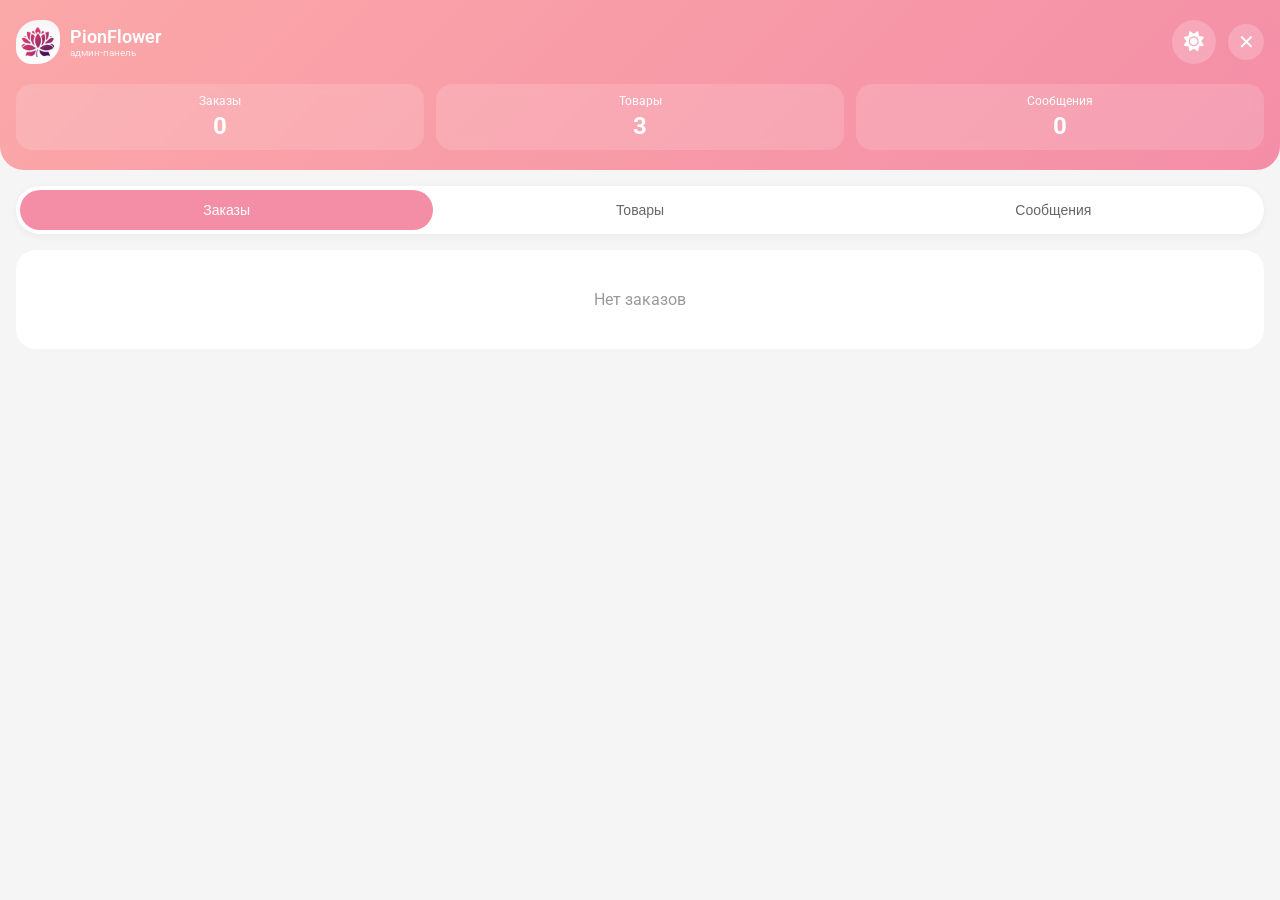
<file: admin.html>
<!DOCTYPE html>
<html lang="ru">

<head>
    <meta charset="UTF-8">
    <meta name="viewport"
        content="width=device-width, initial-scale=1.0, maximum-scale=1.0, user-scalable=no, viewport-fit=cover">
    <title>PionFlower — Админ-панель</title>
    <link rel="preconnect" href="https://fonts.googleapis.com">
    <link rel="preconnect" href="https://fonts.gstatic.com" crossorigin>
    <link rel="stylesheet" href="https://cdnjs.cloudflare.com/ajax/libs/font-awesome/6.4.0/css/all.min.css">
    <link href="https://fonts.googleapis.com/css2?family=Roboto:wght@300;400;500;700&display=swap" rel="stylesheet">
    <link rel="stylesheet" href="css/admin.css">
</head>

<body>
    <div class="admin-container">
        <!-- Шапка админки -->
        <header class="admin-header">
            <div class="admin-header-top">
                <div class="admin-logo">
                    <div class="logo-icon">
                        <img src="./media/img/logo.png" alt="PionFlower" onerror="this.style.display='none'">
                    </div>
                    <div class="logo-text">
                        PionFlower
                        <span>админ-панель</span>
                    </div>
                </div>

                <div class="admin-actions">
                    <div class="theme-toggle" id="themeToggle">
                        <i class="fas fa-sun"></i>
                        <i class="fas fa-moon"></i>
                    </div>
                    <button class="admin-close-btn" id="closeAdminBtn">✕</button>
                </div>
            </div>
            <div class="admin-stats">
                <div class="stat-card">
                    Заказы
                    <span id="statOrders">0</span>
                </div>
                <div class="stat-card">
                    Товары
                    <span id="statProducts">0</span>
                </div>
                <div class="stat-card">
                    Сообщения
                    <span id="statMessages">0</span>
                </div>
            </div>
        </header>

        <!-- Табы -->
        <div class="admin-tabs">
            <button class="admin-tab active" data-tab="orders">Заказы</button>
            <button class="admin-tab" data-tab="products">Товары</button>
            <button class="admin-tab" data-tab="messages">Сообщения</button>
        </div>

        <!-- Заказы -->
        <div class="admin-tab-content active" id="ordersTab">
            <div id="ordersList" class="admin-list"></div>
        </div>

        <!-- Товары -->
        <div class="admin-tab-content" id="productsTab">
            <button class="admin-add-btn" id="addProductBtn">Добавить товар</button>
            <div id="productsList" class="admin-list"></div>
        </div>

        <!-- Сообщения -->
        <div class="admin-tab-content" id="messagesTab">
            <div id="messagesList" class="admin-list"></div>
        </div>
    </div>

    <!-- Модалка товара -->
    <div class="admin-modal" id="productModal">
        <div class="admin-modal-content">
            <div class="admin-modal-header">
                <h3 id="modalTitle">Добавить товар</h3>
                <button class="admin-modal-close">&times;</button>
            </div>
            <div class="admin-modal-body">
                <form id="productForm">
                    <input type="hidden" id="productId">
                    <div class="form-group">
                        <input type="text" id="productName" placeholder="Название букета" required>
                    </div>
                    <div class="form-group">
                        <input type="number" id="productPrice" placeholder="Цена (₽)" required>
                    </div>
                    <div class="form-group">
                        <textarea id="productDescription" rows="3" placeholder="Описание"></textarea>
                    </div>
                    <div class="form-group">
                        <input type="text" id="productComposition" placeholder="Состав (через запятую)">
                    </div>
                    <div class="form-group">
                        <select id="productCategory">
                            <option value="author">Авторские</option>
                            <option value="wedding">Свадебные</option>
                            <option value="corporate">Корпоративные</option>
                            <option value="mono">Монобукеты</option>
                        </select>
                    </div>
                    <div class="form-group">
                        <input type="text" id="productBadge" placeholder="Бейдж (Хит/Новинка)">
                    </div>
                    <div class="form-group">
                        <input type="text" id="productImage" placeholder="Фото (img/название.jpg)">
                    </div>
                    <button type="submit" class="admin-submit-btn">Сохранить</button>
                </form>
            </div>
        </div>
    </div>

    <script src="js/admin.js"></script>
</body>

</html>
</file>
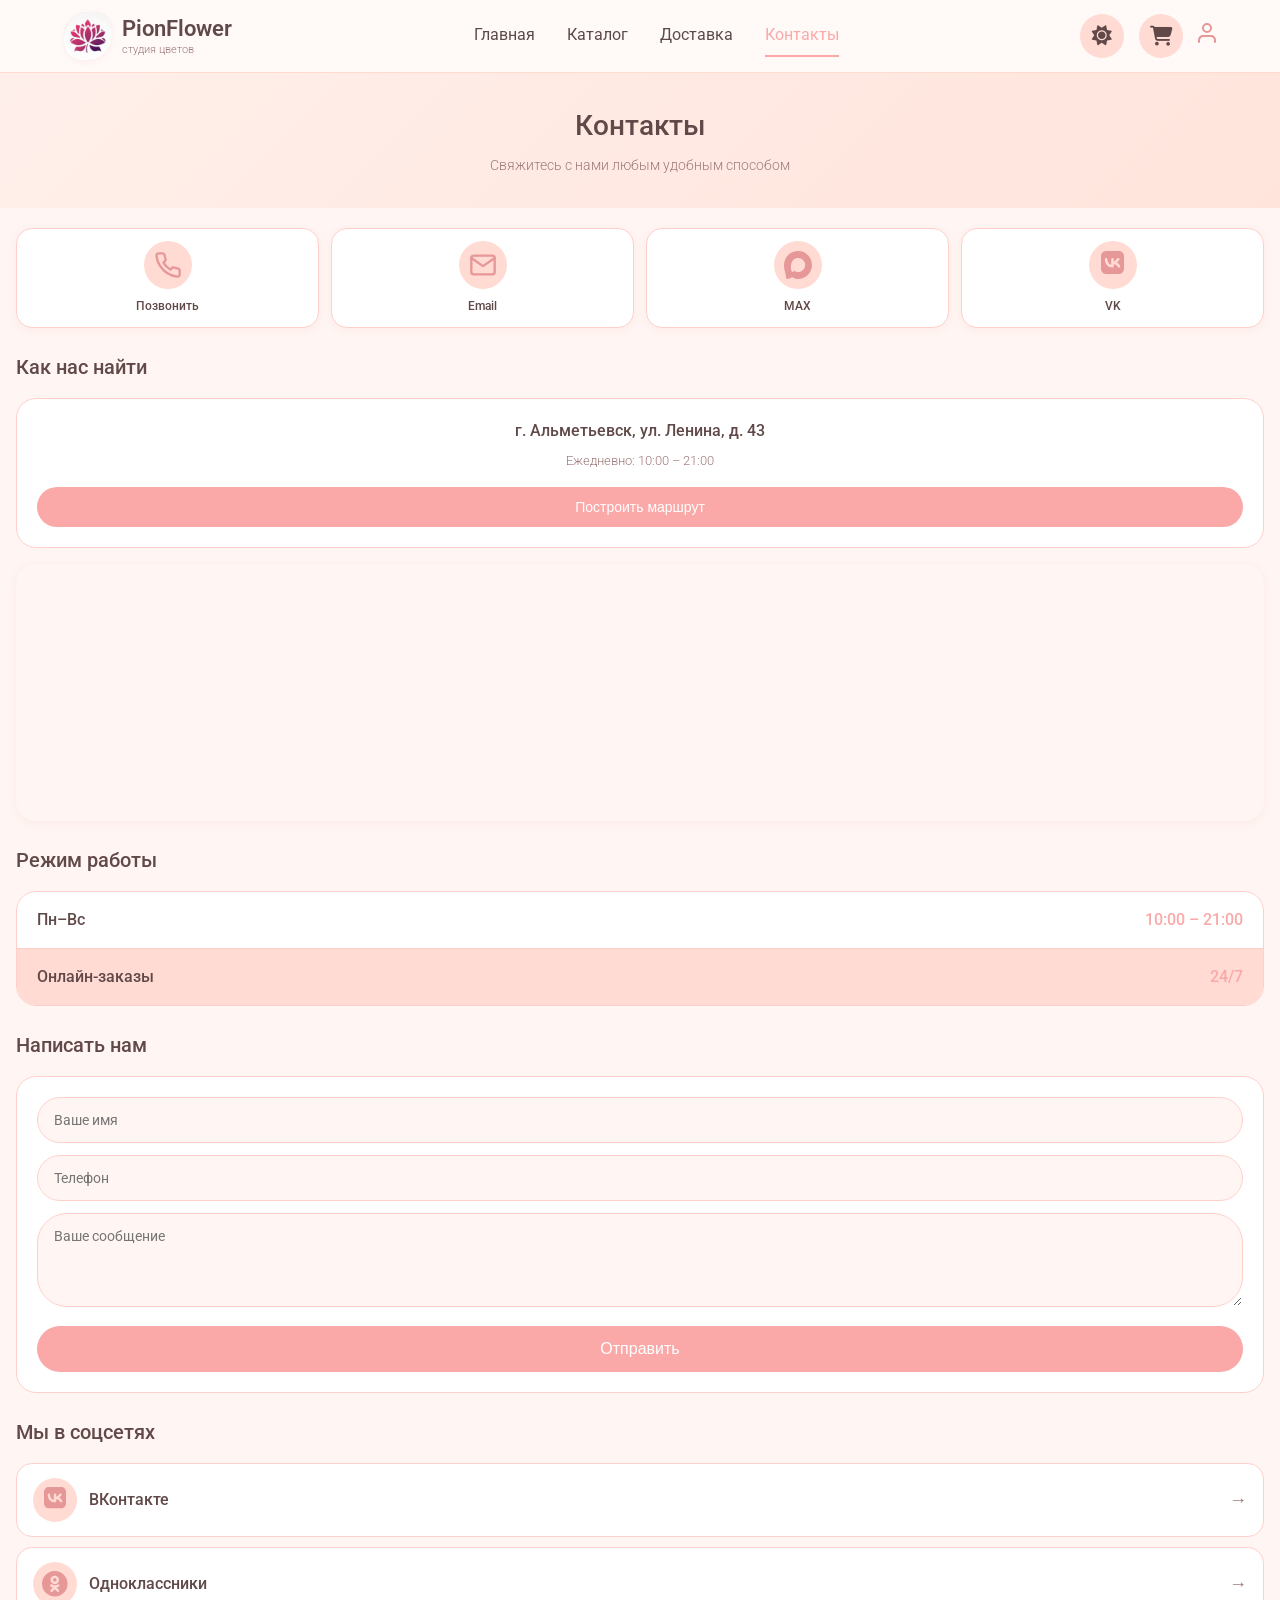
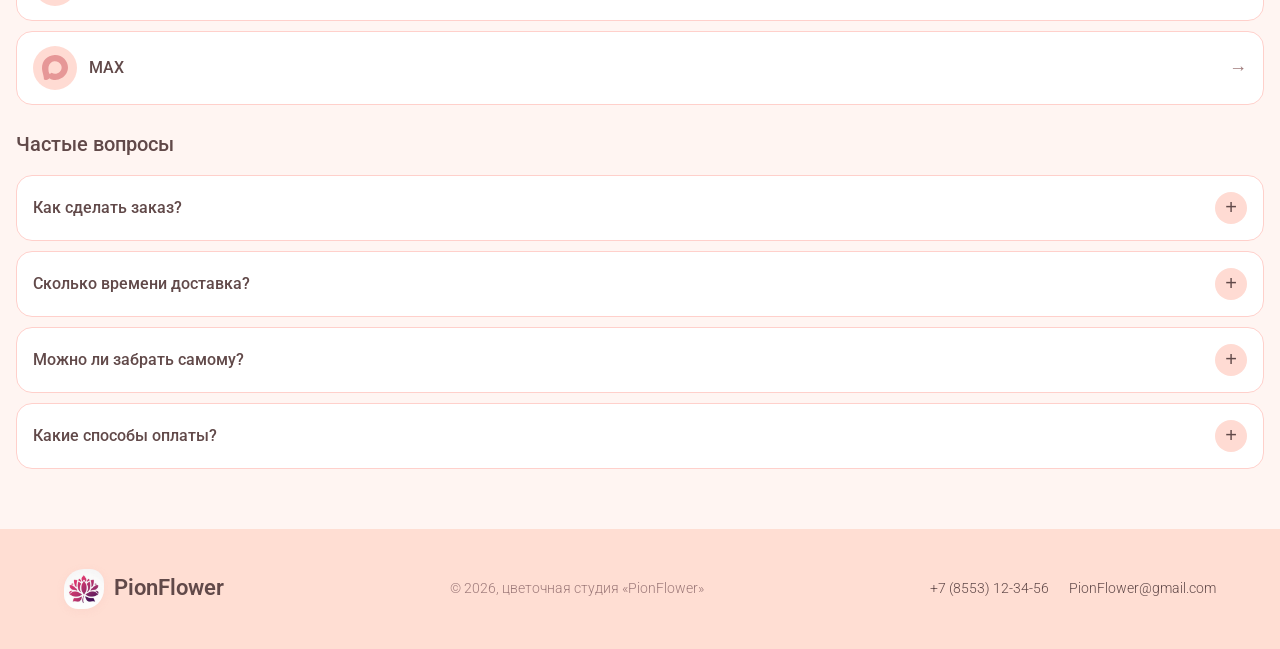
<file: contacts.html>
<!DOCTYPE html>
<html lang="ru">
<head>
    <meta charset="UTF-8">
    <meta name="viewport" content="width=device-width, initial-scale=1.0, maximum-scale=1.5, user-scalable=yes">
    <title>Контакты — PionFlower</title>
    <link rel="stylesheet" href="css/contacts.css">
    <link rel="stylesheet" href="css/dark-theme.css">
    <link rel="preconnect" href="https://fonts.googleapis.com">
    <link rel="preconnect" href="https://fonts.gstatic.com" crossorigin>
    <link href="https://fonts.googleapis.com/css2?family=Roboto:wght@300;400;500;700&display=swap" rel="stylesheet">
    <link rel="stylesheet" href="https://cdnjs.cloudflare.com/ajax/libs/font-awesome/6.5.1/css/all.min.css">
</head>
<body>
    <!-- ШАПКА  -->
    <header class="header">
        <div class="header-container">
            <div class="logo">
                <div class="logo-icon">
                    <a href="index.html"><img src="./media/img/logo.png" alt="PionFlower" class="logo-img"></a>
                </div>
                <div class="logo-text">PionFlower<span>студия цветов</span></div>
            </div>

            <!-- НАВИГАЦИЯ  -->
            <nav class="nav" id="navMenu">
                <a href="index.html" class="nav-link">Главная</a>
                <a href="catalog.html" class="nav-link">Каталог</a>
                <a href="delivery.html" class="nav-link">Доставка</a>
                <a href="contacts.html" class="nav-link active">Контакты</a>
            </nav>

            <!-- БУРГЕР-МЕНЮ  -->
            <button class="burger-menu" id="burgerMenu" aria-label="Меню">
                <span></span>
                <span></span>
                <span></span>
            </button>

            <!-- ПРАВАЯ ЧАСТЬ ШАПКИ -->
            <div class="header-right">
                <div class="theme-toggle" id="themeToggle">
                    <i class="fas fa-sun"></i>
                    <i class="fas fa-moon"></i>
                </div>
                <div class="cart-icon-header" id="cartIcon">
                    <i class="fas fa-shopping-cart"></i>
                    <span class="cart-count-badge" id="cartCount">0</span>
                </div>
                <div class="profile-section" id="profileSection"></div>
            </div>
        </div>

        <!-- МОБИЛЬНОЕ МЕНЮ -->
        <div class="mobile-menu" id="mobileMenu">
            <a href="index.html" class="mobile-link">Главная</a>
            <a href="catalog.html" class="mobile-link">Каталог</a>
            <a href="delivery.html" class="mobile-link">Доставка</a>
            <a href="contacts.html" class="mobile-link active">Контакты</a>
            <a href="profile.html" class="mobile-link">Личный кабинет</a>
        </div>
    </header>

    <main>
        <!-- ЗАГОЛОВОК -->
        <section class="page-header">
            <h1>Контакты</h1>
            <p>Свяжитесь с нами любым удобным способом</p>
        </section>


        <section class="quick-contacts">
            <a href="tel:+78553123456" class="quick-contact-card">
                <div class="quick-icon">
                    <img src="./media/icon/phone.svg" alt="Позвонить">
                </div>
                <span class="quick-label">Позвонить</span>
            </a>
            <a href="mailto:PionFlower@gmail.com" class="quick-contact-card">
                <div class="quick-icon">
                    <img src="./media/icon/mail.svg" alt="Email">
                </div>
                <span class="quick-label">Email</span>
            </a>
            <a href="#" class="quick-contact-card" id="whatsappBtn">
                <div class="quick-icon">
                    <img src="./media/icon/max.svg" alt="max">
                </div>
                <span class="quick-label">MAX</span>
            </a>
            <a href="#" class="quick-contact-card" id="telegramBtn">
                <div class="quick-icon">
                    <img src="./media/icon/vk.svg" alt="vk">
                </div>
                <span class="quick-label">VK</span>
            </a>
        </section>

        <!-- АДРЕС И КАРТА -->
        <section class="address-section">
            <div class="section-title">
                <h2>Как нас найти</h2>
            </div>
            <div class="address-card">
                <p class="address-text">г. Альметьевск, ул. Ленина, д. 43</p>
                <p class="address-schedule">Ежедневно: 10:00 – 21:00</p>
                <button class="route-btn" id="routeBtn">Построить маршрут</button>
            </div>
            <div class="map-container">
                <iframe 
                    src="https://yandex.ru/map-widget/v1/?ll=52.296782%2C54.899183&mode=search&ol=geo&ouri=ymapsbm1%3A%2F%2Fgeo%3Fdata%[base64]%2C%2C&z=16.61" 
                    width="100%" 
                    height="250" 
                    frameborder="0" 
                    allowfullscreen="true"
                    style="border-radius: 16px;">
                </iframe>
            </div>
        </section>

        <!-- РЕЖИМ РАБОТЫ -->
        <section class="schedule-section">
            <div class="section-title">
                <h2>Режим работы</h2>
            </div>
            <div class="schedule-list">
                <div class="schedule-item">
                    <span class="schedule-day">Пн–Вс</span>
                    <span class="schedule-time">10:00 – 21:00</span>
                </div>
                <div class="schedule-item highlight">
                    <span class="schedule-day">Онлайн-заказы</span>
                    <span class="schedule-time">24/7</span>
                </div>
            </div>
        </section>

        <!-- ФОРМА ОБРАТНОЙ СВЯЗИ -->
        <section class="feedback-section">
            <div class="section-title">
                <h2>Написать нам</h2>
            </div>
            <form id="feedbackForm" class="feedback-form">
                <input type="text" id="feedbackName" placeholder="Ваше имя" required>
                <input type="tel" id="feedbackPhone" placeholder="Телефон" required>
                <textarea id="feedbackMessage" rows="4" placeholder="Ваше сообщение" required></textarea>
                <button type="submit" class="submit-btn">Отправить</button>
            </form>
        </section>

        <!-- СОЦСЕТИ -->
        <section class="social-section">
            <div class="section-title">
                <h2>Мы в соцсетях</h2>
            </div>
            <div class="social-grid">
                <a href="https://m.vk.com/PionFlowerStudio" target="_blank" class="social-card">
                    <div class="social-icon">
                        <img src="./media/icon/vk.svg" alt="ВКонтакте">
                    </div>
                    <span class="social-name">ВКонтакте</span>
                    <span class="social-arrow">→</span>
                </a>
                <a href="#" class="social-card" id="instagramBtn">
                    <div class="social-icon">
                        <img src="./media/icon/odn.svg" alt="odnoklasniki">
                    </div>
                    <span class="social-name">Одноклассники</span>
                    <span class="social-arrow">→</span>
                </a>
                <a href="#" class="social-card" id="tgChannelBtn">
                    <div class="social-icon">
                        <img src="./media/icon/max.svg" alt="max">
                    </div>
                    <span class="social-name">MAX</span>
                    <span class="social-arrow">→</span>
                </a>
            </div>
        </section>

        <!-- ЧАСТЫЕ ВОПРОСЫ -->
        <section class="faq-section">
            <div class="section-title">
                <h2>Частые вопросы</h2>
            </div>
            <div class="faq-list">
                <div class="faq-item">
                    <div class="faq-question">
                        <span>Как сделать заказ?</span>
                        <button class="faq-toggle">+</button>
                    </div>
                    <div class="faq-answer">
                        Заказ можно оформить онлайн в каталоге, позвонить по телефону +7 (8553) 12-34-56 или прийти в студию.
                    </div>
                </div>
                <div class="faq-item">
                    <div class="faq-question">
                        <span>Сколько времени доставка?</span>
                        <button class="faq-toggle">+</button>
                    </div>
                    <div class="faq-answer">
                        Доставка по Альметьевску занимает 1-2 часа. При заказе от 3000 ₽ — бесплатно.
                    </div>
                </div>
                <div class="faq-item">
                    <div class="faq-question">
                        <span>Можно ли забрать самому?</span>
                        <button class="faq-toggle">+</button>
                    </div>
                    <div class="faq-answer">
                        Да, самовывоз доступен ежедневно с 10:00 до 21:00 по адресу: ул. Ленина, 43.
                    </div>
                </div>
                <div class="faq-item">
                    <div class="faq-question">
                        <span>Какие способы оплаты?</span>
                        <button class="faq-toggle">+</button>
                    </div>
                    <div class="faq-answer">
                        Наличные при получении, банковские карты онлайн, оплата на сайте через защищенный шлюз.
                    </div>
                </div>
            </div>
        </section>
    </main>

    <!-- ПОДВАЛ -->
    <footer class="footer">
      <div class="container footer-content">
        <div class="footer-logo">
          <div class="logo-icon">
            <img src="./media/img/logo.png" alt="PionFlower" class="logo-img" />
          </div>
          <div class="logo-text">PionFlower</div>
        </div>
        <div class="footer-copyright">
          © 2026, цветочная студия «PionFlower»
        </div>
        <div class="footer-contacts">
          <a href="tel:+78553123456">+7 (8553) 12-34-56</a>
          <a href="mailto:PionFlower@gmail.com">PionFlower@gmail.com</a>
        </div>
      </div>
    </footer>

    <!-- МОДАЛЬНОЕ ОКНО ВХОДА -->
    <div class="modal" id="loginModal">
        <div class="modal-content">
            <div class="modal-header">
                <h3>Вход в аккаунт</h3>
                <button class="modal-close">&times;</button>
            </div>
            <div class="modal-body">
                <form id="loginFormModal">
                    <div class="form-group">
                        <input type="text" id="loginName" placeholder="Ваше имя" required>
                    </div>
                    <div class="form-group">
                        <input type="tel" id="loginPhone" placeholder="Телефон" required>
                    </div>
                    <button type="submit" class="btn btn-primary w-100">Войти</button>
                </form>
                <p class="modal-hint">Введите имя и телефон для входа</p>
            </div>
        </div>
    </div>

    <!-- МОДАЛЬНОЕ ОКНО КОРЗИНЫ -->
    <div class="modal cart-modal" id="cartModal">
        <div class="modal-content cart-modal-content">
            <div class="modal-header">
                <h3><i class="fas fa-shopping-cart"></i> Моя корзина</h3>
                <button class="modal-close" id="closeCartBtn">&times;</button>
            </div>
            <div class="modal-body">
                <div class="cart-items-list" id="cartItemsList"></div>
                <div class="cart-summary">
                    <div class="summary-row">
                        <span>Товаров:</span>
                        <span id="cartTotalItems">0</span>
                    </div>
                    <div class="summary-row">
                        <span>Сумма заказа:</span>
                        <span id="cartSubtotal">0 ₽</span>
                    </div>
                    <div class="summary-row delivery-row">
                        <span>Доставка:</span>
                        <span id="cartDelivery">0 ₽</span>
                    </div>
                    <div class="summary-row total-row">
                        <span>Итого:</span>
                        <span id="cartTotal">0 ₽</span>
                    </div>
                    <div class="delivery-selector">
                        <label for="cartDeliveryZoneSelect">Район доставки:</label>
                        <select id="cartDeliveryZoneSelect" class="delivery-select">
                            <option value="center">Центр (Ленина, Советская, Гагарина) — 200 ₽</option>
                            <option value="west">Западный микрорайон — 300 ₽</option>
                            <option value="east">Восточный микрорайон — 300 ₽</option>
                            <option value="north">Северный микрорайон — 300 ₽</option>
                            <option value="south">Южный микрорайон — 300 ₽</option>
                            <option value="urban">Городок нефтяников — 350 ₽</option>
                            <option value="dzhalil">пгт Джалиль — 500 ₽</option>
                        </select>
                    </div>
                    <div class="free-delivery-note" id="freeDeliveryNote">
                        <i class="fas fa-truck"></i> Добавьте товаров на <span id="needMore">0</span> ₽ для бесплатной доставки
                    </div>
                    <button class="checkout-btn" id="checkoutBtn">Оформить заказ</button>
                    <button class="continue-shopping-btn" id="continueShoppingBtn">Продолжить покупки</button>
                </div>
            </div>
        </div>
    </div>

    <!-- УВЕДОМЛЕНИЕ О ДОБАВЛЕНИИ В КОРЗИНУ -->
    <div class="cart-notification" id="cartNotification">
        <div class="cart-notification-content">
            <i class="fas fa-check-circle"></i>
            <span>Товар добавлен в корзину</span>
        </div>
    </div>

    <script src="js/contacts.js"></script>
    <script src="js/auth.js"></script>
</body>
</html>
</file>
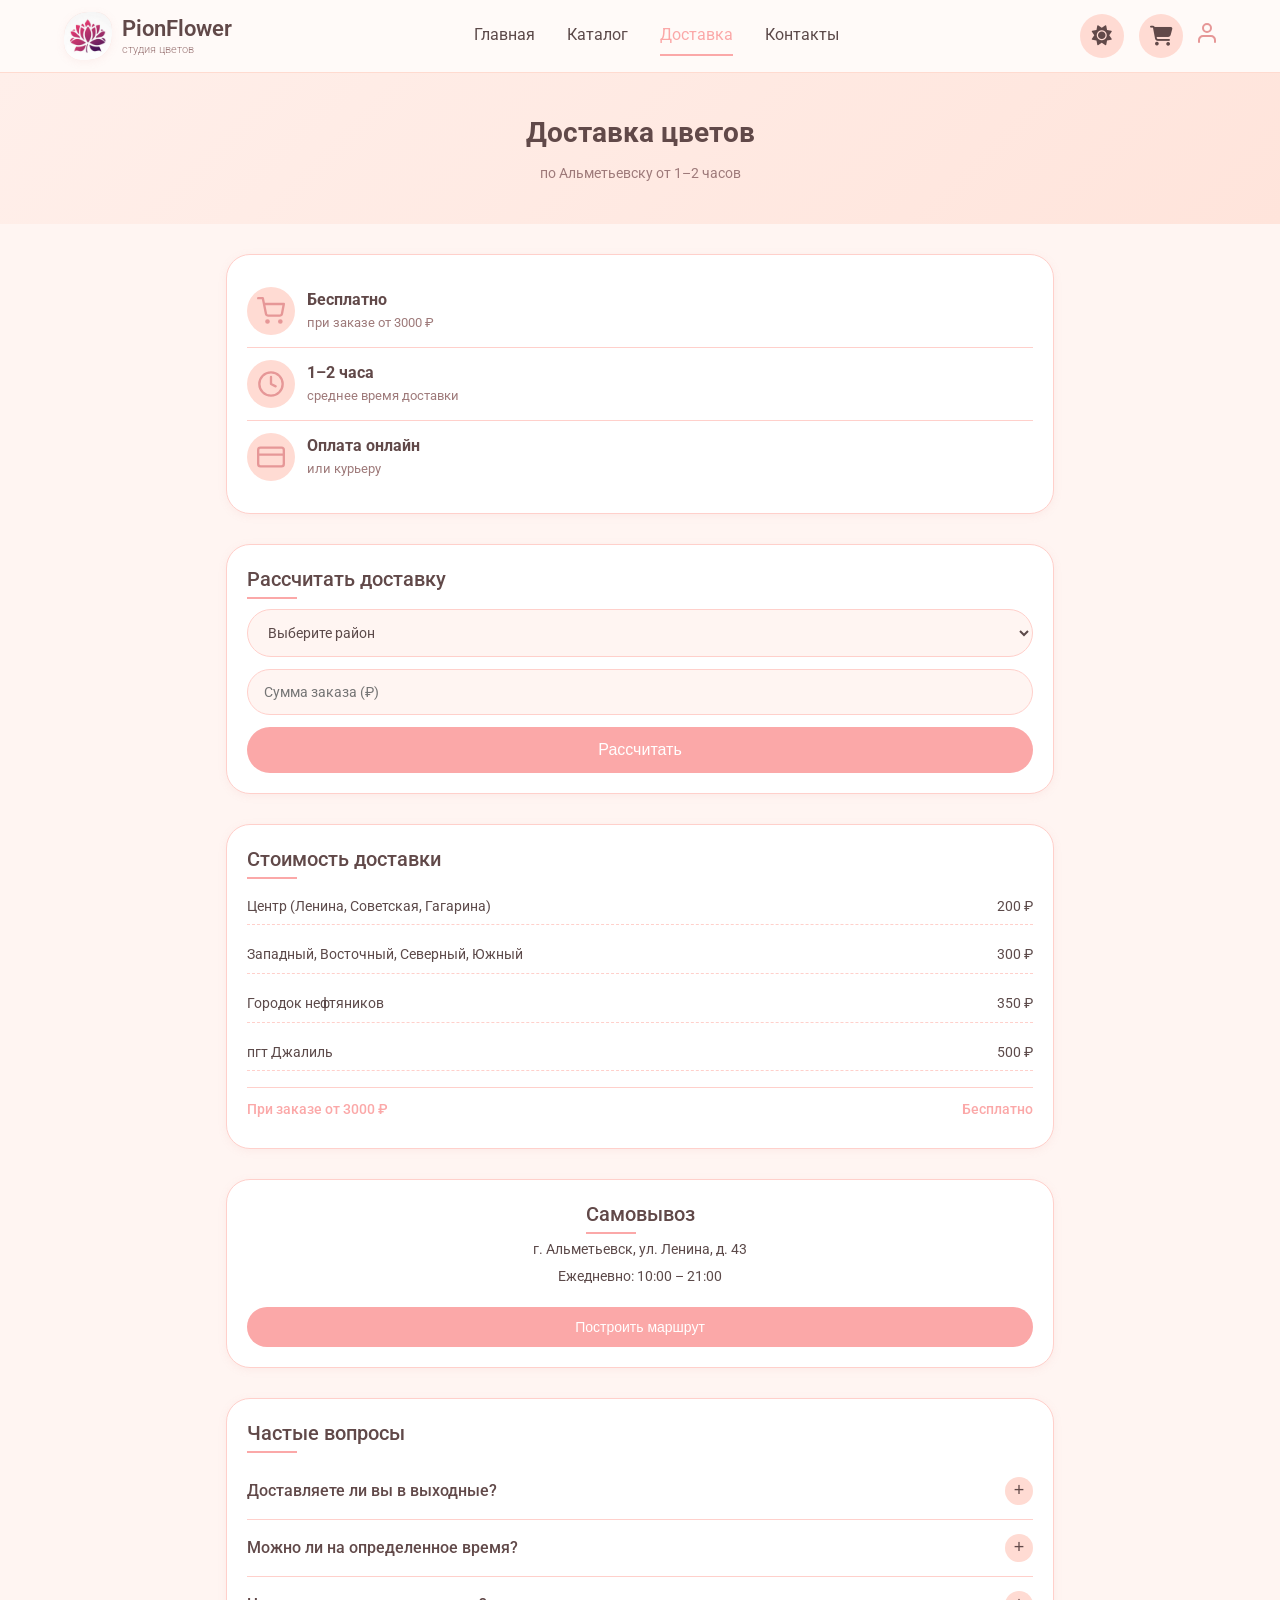
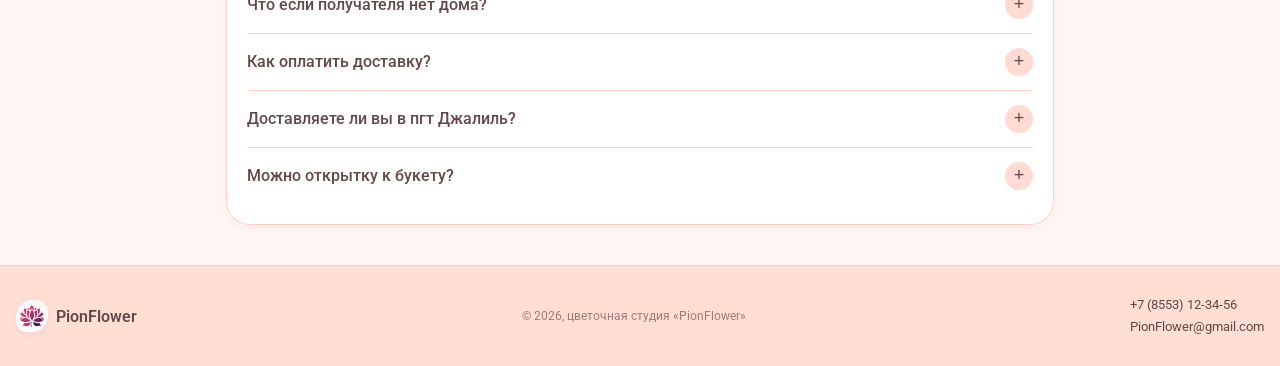
<file: delivery.html>
<!DOCTYPE html>
<html lang="ru">
<head>
    <meta charset="UTF-8">
    <meta name="viewport" content="width=device-width, initial-scale=1.0, maximum-scale=1.5, user-scalable=yes">
    <title>Доставка — PionFlower</title>
    <link rel="stylesheet" href="css/delivery.css">
    <link rel="stylesheet" href="css/dark-theme.css">
    <link rel="preconnect" href="https://fonts.googleapis.com">
    <link rel="preconnect" href="https://fonts.gstatic.com" crossorigin>
    <link href="https://fonts.googleapis.com/css2?family=Roboto:wght@300;400;500;700&display=swap" rel="stylesheet">
    <link rel="stylesheet" href="https://cdnjs.cloudflare.com/ajax/libs/font-awesome/6.5.1/css/all.min.css">
</head>
<body>
    <!-- ШАПКА САЙТА  -->
    <header class="header">
        <div class="header-container">
            <div class="logo">
                <div class="logo-icon">
                    <a href="index.html"><img src="media/img/logo.png" alt="PionFlower" class="logo-img" onerror="this.style.display='none'"></a>
                </div>
                <div class="logo-text">PionFlower<span>студия цветов</span></div>
            </div>

            <!-- НАВИГАЦИЯ  -->
            <nav class="nav" id="navMenu">
                <a href="index.html" class="nav-link">Главная</a>
                <a href="catalog.html" class="nav-link">Каталог</a>
                <a href="delivery.html" class="nav-link active">Доставка</a>
                <a href="contacts.html" class="nav-link">Контакты</a>
            </nav>

            <!-- БУРГЕР-МЕНЮ  -->
            <button class="burger-menu" id="burgerMenu" aria-label="Меню">
                <span></span>
                <span></span>
                <span></span>
            </button>

            <!-- ПРАВАЯ ЧАСТЬ ШАПКИ -->
            <div class="header-right">
                <div class="theme-toggle" id="themeToggle">
                    <i class="fas fa-sun"></i>
                    <i class="fas fa-moon"></i>
                </div>
                <div class="cart-icon-header" id="cartIcon">
                    <i class="fas fa-shopping-cart"></i>
                    <span class="cart-count-badge" id="cartCount">0</span>
                </div>
                <div class="profile-section" id="profileSection"></div>
            </div>
        </div>

        <!-- МОБИЛЬНОЕ МЕНЮ -->
        <div class="mobile-menu" id="mobileMenu">
            <a href="index.html" class="mobile-link">Главная</a>
            <a href="catalog.html" class="mobile-link">Каталог</a>
            <a href="delivery.html" class="mobile-link active">Доставка</a>
            <a href="contacts.html" class="mobile-link">Контакты</a>
            <a href="profile.html" class="mobile-link">Личный кабинет</a>
        </div>
    </header>

    <main>
        <section class="hero">
            <h1>Доставка цветов</h1>
            <p>по Альметьевску от 1–2 часов</p>
        </section>

        <section class="container">
            <!-- Преимущества -->
            <div class="info-block">
                <div class="info-item">
                    <div class="info-icon">
                        <img src="./media/icon/shopping-cart.svg" alt="Бесплатно" onerror="this.style.display='none'">
                    </div>
                    <div>
                        <h3>Бесплатно</h3>
                        <p>при заказе от 3000 ₽</p>
                    </div>
                </div>
                <div class="info-item">
                    <div class="info-icon">
                        <img src="./media/icon/clock.svg" alt="Быстрая доставка" onerror="this.style.display='none'">
                    </div>
                    <div>
                        <h3>1–2 часа</h3>
                        <p>среднее время доставки</p>
                    </div>
                </div>
                <div class="info-item">
                    <div class="info-icon">
                        <img src="./media/icon/credit-card.svg" alt="Оплата" onerror="this.style.display='none'">
                    </div>
                    <div>
                        <h3>Оплата онлайн</h3>
                        <p>или курьеру</p>
                    </div>
                </div>
            </div>

            <!-- Калькулятор доставки -->
            <div class="calc-block">
                <h2>Рассчитать доставку</h2>
                <form id="deliveryForm" class="calc-form">
                    <select id="deliveryZone" class="calc-select" required>
                        <option value="">Выберите район</option>
                        <option value="center">Центр (Ленина, Советская, Гагарина)</option>
                        <option value="west">Западный (микрорайон Западный)</option>
                        <option value="east">Восточный (микрорайон Восточный)</option>
                        <option value="north">Северный (микрорайон Северный)</option>
                        <option value="south">Южный (микрорайон Южный)</option>
                        <option value="urban">Городок нефтяников</option>
                        <option value="dzhalil">пгт Джалиль</option>
                    </select>
                    <input type="number" id="orderAmount" placeholder="Сумма заказа (₽)" class="calc-input">
                    <button type="submit" class="calc-btn">Рассчитать</button>
                </form>
                <div id="calcResult" class="calc-result" style="display: none;"></div>
            </div>

            <!-- Стоимость по районам -->
            <div class="price-block">
                <h2>Стоимость доставки</h2>
                <div class="price-list">
                    <div class="price-row">
                        <span>Центр (Ленина, Советская, Гагарина)</span>
                        <span>200 ₽</span>
                    </div>
                    <div class="price-row">
                        <span>Западный, Восточный, Северный, Южный</span>
                        <span>300 ₽</span>
                    </div>
                    <div class="price-row">
                        <span>Городок нефтяников</span>
                        <span>350 ₽</span>
                    </div>
                    <div class="price-row">
                        <span>пгт Джалиль</span>
                        <span>500 ₽</span>
                    </div>
                    <div class="price-row highlight">
                        <span>При заказе от 3000 ₽</span>
                        <span>Бесплатно</span>
                    </div>
                </div>
            </div>

            <!-- Самовывоз -->
            <div class="pickup-block">
                <h2>Самовывоз</h2>
                <p>г. Альметьевск, ул. Ленина, д. 43</p>
                <p>Ежедневно: 10:00 – 21:00</p>
                <button class="btn-route" id="routeBtn">Построить маршрут</button>
            </div>

            <!-- Частые вопросы -->
            <div class="faq-block">
                <h2>Частые вопросы</h2>
                <div class="faq-item">
                    <div class="faq-question">
                        <span>Доставляете ли вы в выходные?</span>
                        <button class="faq-toggle">+</button>
                    </div>
                    <div class="faq-answer">Да, мы работаем и доставляем цветы ежедневно без выходных с 10:00 до 21:00.</div>
                </div>
                <div class="faq-item">
                    <div class="faq-question">
                        <span>Можно ли на определенное время?</span>
                        <button class="faq-toggle">+</button>
                    </div>
                    <div class="faq-answer">Да, при оформлении заказа вы можете указать желаемое время. Мы постараемся доставить точно в срок.</div>
                </div>
                <div class="faq-item">
                    <div class="faq-question">
                        <span>Что если получателя нет дома?</span>
                        <button class="faq-toggle">+</button>
                    </div>
                    <div class="faq-answer">Курьер позвонит получателю. Если не дозвонится, свяжемся с вами для согласования переноса доставки.</div>
                </div>
                <div class="faq-item">
                    <div class="faq-question">
                        <span>Как оплатить доставку?</span>
                        <button class="faq-toggle">+</button>
                    </div>
                    <div class="faq-answer">Вы можете оплатить онлайн на сайте картой или наличными/картой курьеру при получении.</div>
                </div>
                <div class="faq-item">
                    <div class="faq-question">
                        <span>Доставляете ли вы в пгт Джалиль?</span>
                        <button class="faq-toggle">+</button>
                    </div>
                    <div class="faq-answer">Да, доставляем в пгт Джалиль. Стоимость доставки — 500 ₽, время доставки — 2-3 часа.</div>
                </div>
                <div class="faq-item">
                    <div class="faq-question">
                        <span>Можно открытку к букету?</span>
                        <button class="faq-toggle">+</button>
                    </div>
                    <div class="faq-answer">Да, мы бесплатно вложим открытку с вашим текстом. Напишите пожелание при оформлении заказа.</div>
                </div>
            </div>
        </section>
    </main>

    <footer class="footer">
        <div class="footer-content">
            <div class="footer-logo">
                <div class="logo-icon">
                    <img src="media/img/logo.png" alt="PionFlower" class="logo-img" onerror="this.style.display='none'">
                </div>
                <div class="logo-text">PionFlower</div>
            </div>
            <div class="footer-copyright">© 2026, цветочная студия «PionFlower»</div>
            <div class="footer-contacts">
                <a href="tel:+78553123456">+7 (8553) 12-34-56</a>
                <a href="mailto:PionFlower@gmail.com">PionFlower@gmail.com</a>
            </div>
        </div>
    </footer>

    <!-- МОДАЛЬНОЕ ОКНО ВХОДА -->
    <div class="modal" id="loginModal">
        <div class="modal-content">
            <div class="modal-header">
                <h3>Вход в аккаунт</h3>
                <button class="modal-close">&times;</button>
            </div>
            <div class="modal-body">
                <form id="loginFormModal">
                    <div class="form-group">
                        <input type="text" id="loginName" placeholder="Ваше имя" required>
                    </div>
                    <div class="form-group">
                        <input type="tel" id="loginPhone" placeholder="Телефон" required>
                    </div>
                    <button type="submit" class="btn btn-primary w-100">Войти</button>
                </form>
                <p class="modal-hint">Введите имя и телефон для входа</p>
            </div>
        </div>
    </div>

    <!-- МОДАЛЬНОЕ ОКНО КОРЗИНЫ -->
    <div class="modal cart-modal" id="cartModal">
        <div class="modal-content cart-modal-content">
            <div class="modal-header">
                <h3><i class="fas fa-shopping-cart"></i> Моя корзина</h3>
                <button class="modal-close" id="closeCartBtn">&times;</button>
            </div>
            <div class="modal-body">
                <div class="cart-items-list" id="cartItemsList"></div>
                <div class="cart-summary">
                    <div class="summary-row">
                        <span>Товаров:</span>
                        <span id="cartTotalItems">0</span>
                    </div>
                    <div class="summary-row">
                        <span>Сумма заказа:</span>
                        <span id="cartSubtotal">0 ₽</span>
                    </div>
                    <div class="summary-row delivery-row">
                        <span>Доставка:</span>
                        <span id="cartDelivery">0 ₽</span>
                    </div>
                    <div class="summary-row total-row">
                        <span>Итого:</span>
                        <span id="cartTotal">0 ₽</span>
                    </div>
                    <div class="delivery-selector">
                        <label for="cartDeliveryZoneSelect">Район доставки:</label>
                        <select id="cartDeliveryZoneSelect" class="delivery-select">
                            <option value="center">Центр (Ленина, Советская, Гагарина) — 200 ₽</option>
                            <option value="west">Западный микрорайон — 300 ₽</option>
                            <option value="east">Восточный микрорайон — 300 ₽</option>
                            <option value="north">Северный микрорайон — 300 ₽</option>
                            <option value="south">Южный микрорайон — 300 ₽</option>
                            <option value="urban">Городок нефтяников — 350 ₽</option>
                            <option value="dzhalil">пгт Джалиль — 500 ₽</option>
                        </select>
                    </div>
                    <div class="free-delivery-note" id="freeDeliveryNote">
                        <i class="fas fa-truck"></i> Добавьте товаров на <span id="needMore">0</span> ₽ для бесплатной доставки
                    </div>
                    <button class="checkout-btn" id="checkoutBtn">Оформить заказ</button>
                    <button class="continue-shopping-btn" id="continueShoppingBtn">Продолжить покупки</button>
                </div>
            </div>
        </div>
    </div>

    <!-- УВЕДОМЛЕНИЕ О ДОБАВЛЕНИИ В КОРЗИНУ -->
    <div class="cart-notification" id="cartNotification">
        <div class="cart-notification-content">
            <i class="fas fa-check-circle"></i>
            <span>Товар добавлен в корзину</span>
        </div>
    </div>

    <script src="js/delivery.js"></script>
    <script src="js/auth.js"></script>
</body>
</html>
</file>
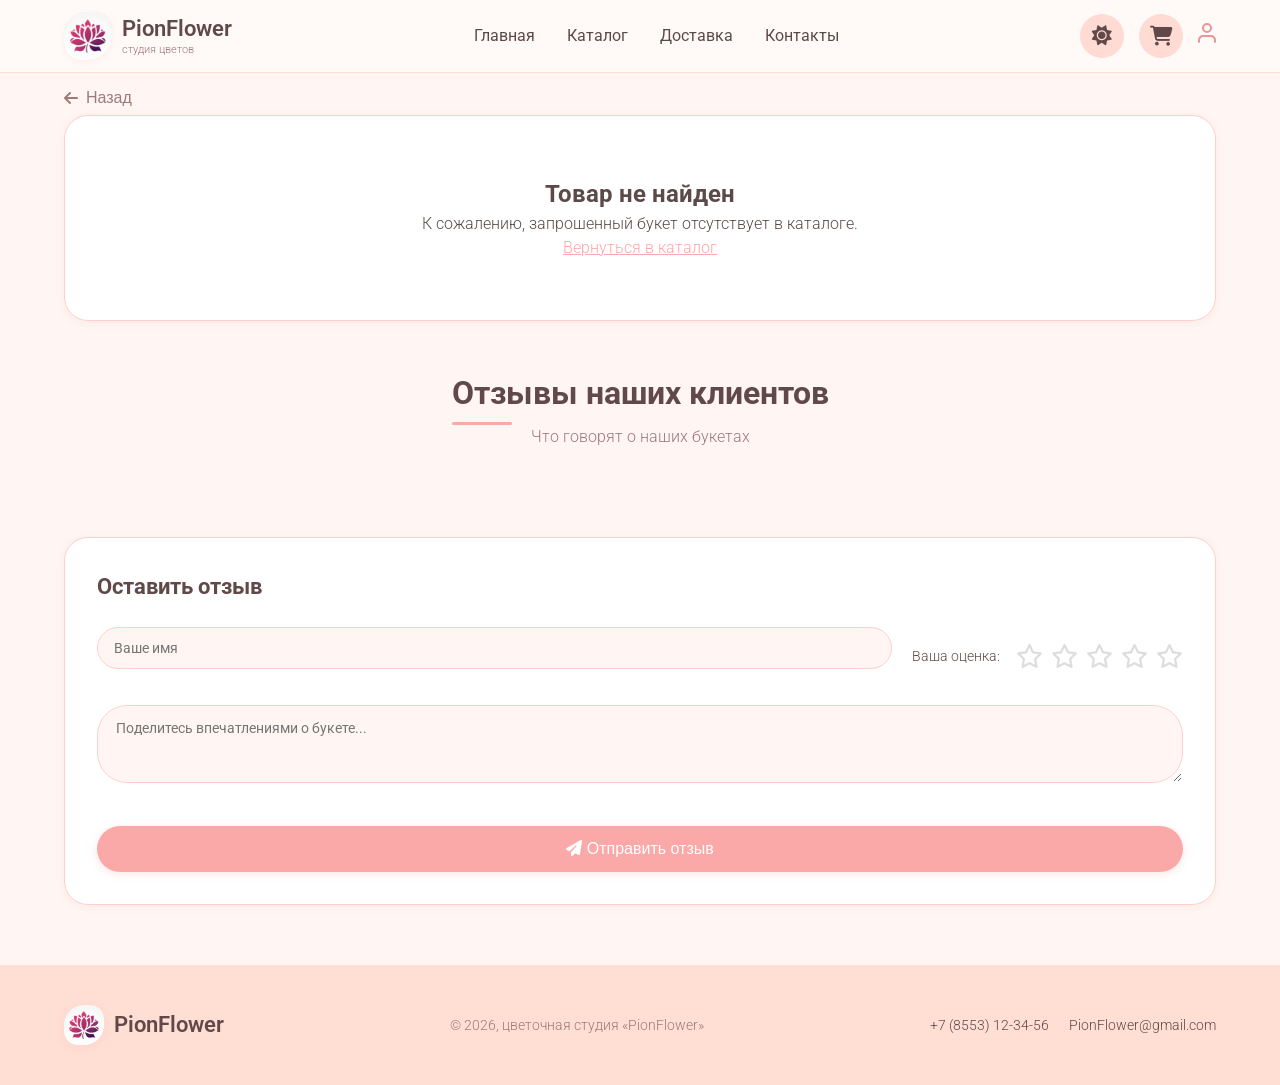
<file: product-detail.html>
<!DOCTYPE html>
<html lang="ru">
<head>
    <meta charset="UTF-8">
    <meta name="viewport" content="width=device-width, initial-scale=1.0, maximum-scale=1.0, user-scalable=no, viewport-fit=cover">
    <title>PionFlower — Детали букета</title>
    <link rel="preconnect" href="https://fonts.googleapis.com">
    <link rel="preconnect" href="https://fonts.gstatic.com" crossorigin>
    <link href="https://fonts.googleapis.com/css2?family=Roboto:wght@300;400;500;700&display=swap" rel="stylesheet">
    <link rel="stylesheet" href="https://cdnjs.cloudflare.com/ajax/libs/font-awesome/6.5.1/css/all.min.css">
    <link rel="stylesheet" href="css/product-detail.css">
    <link rel="stylesheet" href="css/dark-theme.css">
</head>
<body>

    <!-- ==================== ШАПКА  ==================== -->
    <header class="header">
        <div class="header-container">
            <div class="logo">
                <div class="logo-icon">
                    <a href="index.html"><img src="./media/img/logo.png" alt="PionFlower" class="logo-img"></a>
                </div>
                <div class="logo-text">PionFlower<span>студия цветов</span></div>
            </div>

            <!-- Десктоп навигация -->
            <nav class="nav" id="navMenu">
                <a href="index.html" class="nav-link">Главная</a>
                <a href="catalog.html" class="nav-link">Каталог</a>
                <a href="delivery.html" class="nav-link">Доставка</a>
                <a href="contacts.html" class="nav-link">Контакты</a>
            </nav>

            <!-- Бургер-меню -->
            <button class="burger-menu" id="burgerMenu" aria-label="Меню">
                <span></span>
                <span></span>
                <span></span>
            </button>

            <!-- Правая часть -->
            <div class="header-right">
                <div class="theme-toggle" id="themeToggle">
                    <i class="fas fa-sun"></i>
                    <i class="fas fa-moon"></i>
                </div>
                <div class="cart-icon-header" id="cartIcon">
                    <i class="fas fa-shopping-cart"></i>
                    <span class="cart-count-badge" id="cartCount">0</span>
                </div>
                <div class="profile-section" id="profileSection"></div>
            </div>
        </div>

        <!-- Мобильное меню -->
        <div class="mobile-menu" id="mobileMenu">
            <a href="index.html" class="mobile-link">Главная</a>
            <a href="catalog.html" class="mobile-link">Каталог</a>
            <a href="delivery.html" class="mobile-link">Доставка</a>
            <a href="contacts.html" class="mobile-link">Контакты</a>
            <a href="profile.html" class="mobile-link">Личный кабинет</a>
        </div>
    </header>

    <main>
        <div class="container">
            <!-- Кнопка назад -->
            <button class="back-btn" onclick="window.history.back()">
                <i class="fas fa-arrow-left"></i> Назад
            </button>
            
            <!-- Детали товара -->
            <div class="product-detail" id="productDetail">
                <!-- Динамическое содержимое через JS -->
            </div>

            <!-- ==================== БЛОК ОТЗЫВОВ (новый стиль) ==================== -->
            <div class="reviews-section" id="reviewsSection">
                <div class="section-header">
                    <h2>Отзывы наших клиентов</h2>
                    <p>Что говорят о наших букетах</p>
                </div>
                
                <div class="reviews-list" id="reviewsList"></div>
                
                <div class="review-form-container">
                    <h3>Оставить отзыв</h3>
                    <form id="reviewForm" class="review-form">
                        <div class="form-row">
                            <div class="form-group">
                                <input type="text" id="reviewName" placeholder="Ваше имя" required>
                            </div>
                            <div class="rating-group">
                                <span>Ваша оценка:</span>
                                <div class="stars-input" id="ratingStarsInput">
                                    <i class="far fa-star" data-rating="1"></i>
                                    <i class="far fa-star" data-rating="2"></i>
                                    <i class="far fa-star" data-rating="3"></i>
                                    <i class="far fa-star" data-rating="4"></i>
                                    <i class="far fa-star" data-rating="5"></i>
                                </div>
                                <input type="hidden" id="reviewRating" value="5">
                            </div>
                        </div>
                        <div class="form-group">
                            <textarea id="reviewText" rows="3" placeholder="Поделитесь впечатлениями о букете..." required></textarea>
                        </div>
                        <button type="submit" class="btn btn-primary">
                            <i class="fas fa-paper-plane"></i> Отправить отзыв
                        </button>
                    </form>
                </div>
            </div>

            <!-- МОДАЛЬНОЕ ОКНО ВХОДА/РЕГИСТРАЦИИ -->
<div class="modal" id="loginModal">
    <div class="modal-content">
        <div class="modal-header">
            <h3><i class="fas fa-flower"></i> Аккаунт PionFlower</h3>
            <button class="modal-close">&times;</button>
        </div>
        <div class="modal-body">
            <!-- Форма входа -->
            <div id="loginFormContainer">
                <form id="loginFormModal">
                    <div class="form-group">
                        <input type="text" id="loginName" placeholder="Ваше имя" required>
                    </div>
                    <div class="form-group">
                        <input type="tel" id="loginPhone" placeholder="Телефон" required>
                    </div>
                    <button type="submit" class="btn btn-primary w-100">Войти</button>
                </form>
                <p class="modal-hint">
                    Нет аккаунта? <a href="#" id="registerLink" class="modal-link">Зарегистрироваться</a>
                </p>
            </div>
            
            <!-- Форма регистрации (скрыта по умолчанию) -->
            <div id="registerFormContainer" style="display: none;">
                <form id="registerFormModal">
                    <div class="form-group">
                        <input type="text" id="regName" placeholder="Ваше имя" required>
                    </div>
                    <div class="form-group">
                        <input type="tel" id="regPhone" placeholder="Телефон" required>
                    </div>
                    <div class="form-group">
                        <input type="email" id="regEmail" placeholder="Email (необязательно)">
                    </div>
                    <button type="submit" class="btn btn-primary w-100">Зарегистрироваться</button>
                </form>
                <p class="modal-hint">
                    Уже есть аккаунт? <a href="#" id="switchToLogin" class="modal-link">Войти</a>
                </p>
            </div>
        </div>
    </div>
</div>

    <!-- МОДАЛЬНОЕ ОКНО КОРЗИНЫ -->
    <div class="modal cart-modal" id="cartModal">
      <div class="modal-content cart-modal-content">
        <div class="modal-header">
          <h3><i class="fas fa-shopping-cart"></i> Моя корзина</h3>
          <button class="modal-close" id="closeCartBtn">&times;</button>
        </div>
        <div class="modal-body">
          <div class="cart-items-list" id="cartItemsList"></div>
          <div class="cart-summary">
            <div class="summary-row">
              <span>Товаров:</span>
              <span id="cartTotalItems">0</span>
            </div>
            <div class="summary-row">
              <span>Сумма заказа:</span>
              <span id="cartSubtotal">0 ₽</span>
            </div>
            <div class="summary-row delivery-row">
              <span>Доставка:</span>
              <span id="cartDelivery">0 ₽</span>
            </div>
            <div class="summary-row total-row">
              <span>Итого:</span>
              <span id="cartTotal">0 ₽</span>
            </div>
            <div class="delivery-selector">
              <label for="cartDeliveryZoneSelect">Район доставки:</label>
              <select id="cartDeliveryZoneSelect" class="delivery-select">
                <option value="center">
                  Центр (Ленина, Советская, Гагарина) — 200 ₽
                </option>
                <option value="west">Западный микрорайон — 300 ₽</option>
                <option value="east">Восточный микрорайон — 300 ₽</option>
                <option value="north">Северный микрорайон — 300 ₽</option>
                <option value="south">Южный микрорайон — 300 ₽</option>
                <option value="urban">Городок нефтяников — 350 ₽</option>
                <option value="dzhalil">пгт Джалиль — 500 ₽</option>
              </select>
            </div>
            <div class="free-delivery-note" id="freeDeliveryNote">
              <i class="fas fa-truck"></i> Добавьте товаров на
              <span id="needMore">0</span> ₽ для бесплатной доставки
            </div>
            <button class="checkout-btn" id="checkoutBtn">
              Оформить заказ
            </button>
            <button class="continue-shopping-btn" id="continueShoppingBtn">
              Продолжить покупки
            </button>
          </div>
        </div>
      </div>
    </div>
            <!-- Модальное окно быстрого заказа -->
            <div class="modal" id="quickOrderModal">
                <div class="modal-content">
                    <div class="modal-header">
                        <h3>Быстрый заказ</h3>
                        <button class="modal-close" id="closeModalBtn">&times;</button>
                    </div>
                    <div class="modal-body">
                        <form id="quickOrderForm">
                            <div class="form-group">
                                <input type="text" id="quickName" placeholder="Ваше имя" required>
                            </div>
                            <div class="form-group">
                                <input type="tel" id="quickPhone" placeholder="+7 (XXX) XXX-XX-XX" required>
                            </div>
                            <div class="form-group">
                                <textarea id="quickAddress" rows="2" placeholder="Адрес доставки (необязательно)"></textarea>
                            </div>
                            <button type="submit" class="btn-submit">Оформить заказ</button>
                        </form>
                        <p class="modal-hint">Мы свяжемся с вами для подтверждения заказа</p>
                    </div>
                </div>
            </div>
        </div>
    </main>

    <!-- ПОДВАЛ -->
    <footer class="footer">
      <div class="container footer-content">
        <div class="footer-logo">
          <div class="logo-icon">
            <img src="./media/img/logo.png" alt="PionFlower" class="logo-img" />
          </div>
          <div class="logo-text">PionFlower</div>
        </div>
        <div class="footer-copyright">
          © 2026, цветочная студия «PionFlower»
        </div>
        <div class="footer-contacts">
          <a href="tel:+78553123456">+7 (8553) 12-34-56</a>
          <a href="mailto:PionFlower@gmail.com">PionFlower@gmail.com</a>
        </div>
      </div>
    </footer>

    <script src="js/product-detail.js"></script>
    <script src="js/auth.js"></script>
</body>
</html>
</file>
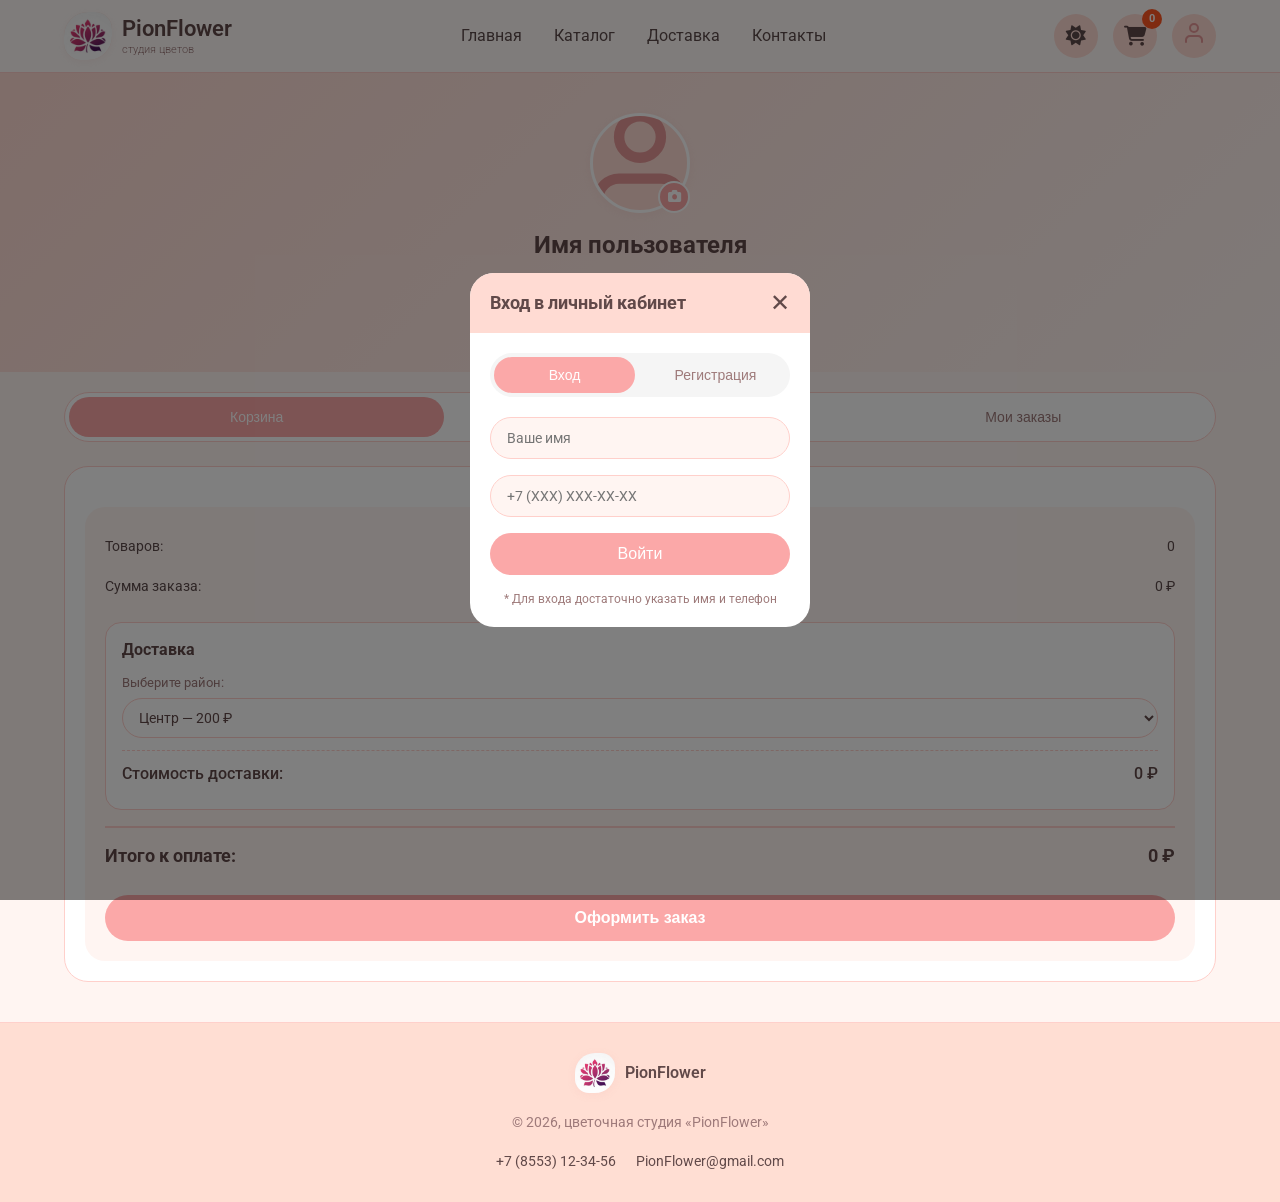
<file: profile.html>
<!DOCTYPE html>
<html lang="ru">
<head>
    <meta charset="UTF-8">
    <meta name="viewport" content="width=device-width, initial-scale=1.0, maximum-scale=1.0, user-scalable=no, viewport-fit=cover">
    <title>Личный кабинет — PionFlower</title>
    <link rel="stylesheet" href="css/profile.css">
    <link rel="stylesheet" href="css/dark-theme.css">
    <link rel="preconnect" href="https://fonts.googleapis.com">
    <link rel="preconnect" href="https://fonts.gstatic.com" crossorigin>
    <link href="https://fonts.googleapis.com/css2?family=Roboto:wght@300;400;500;700&display=swap" rel="stylesheet">
    <link rel="stylesheet" href="https://cdnjs.cloudflare.com/ajax/libs/font-awesome/6.5.1/css/all.min.css">
</head>
<body>
    <!-- ШАПКА САЙТА -->
    <header class="header">
        <div class="header-container">
            <div class="logo">
                <div class="logo-icon">
                    <a href="index.html"><img src="./media/img/logo.png" alt="PionFlower" class="logo-img" /></a>
                </div>
                <div class="logo-text">PionFlower<span>студия цветов</span></div>
            </div>

            <!-- НАВИГАЦИЯ  -->
            <nav class="nav" id="navMenu">
                <a href="index.html" class="nav-link">Главная</a>
                <a href="catalog.html" class="nav-link">Каталог</a>
                <a href="delivery.html" class="nav-link">Доставка</a>
                <a href="contacts.html" class="nav-link">Контакты</a>
            </nav>

            <!-- БУРГЕР-МЕНЮ -->
            <button class="burger-menu" id="burgerMenu" aria-label="Меню">
                <span></span>
                <span></span>
                <span></span>
            </button>

            <!-- ПРАВАЯ ЧАСТЬ ШАПКИ -->
            <div class="header-right">
                <div class="theme-toggle" id="themeToggle">
                    <i class="fas fa-sun"></i>
                    <i class="fas fa-moon"></i>
                </div>
                <div class="cart-icon-header" id="cartIcon">
                    <i class="fas fa-shopping-cart"></i>
                    <span class="cart-count-badge" id="cartCount">0</span>
                </div>
                <div class="profile-section" id="profileSection"></div>
            </div>
        </div>

        <!-- МОБИЛЬНОЕ МЕНЮ -->
        <div class="mobile-menu" id="mobileMenu">
            <a href="index.html" class="mobile-link">Главная</a>
            <a href="catalog.html" class="mobile-link">Каталог</a>
            <a href="delivery.html" class="mobile-link">Доставка</a>
            <a href="contacts.html" class="mobile-link">Контакты</a>
            <a href="profile.html" class="mobile-link active">Личный кабинет</a>
        </div>
    </header>

    <main>
        <!-- Баннер профиля -->
        <section class="profile-hero">
            <div class="profile-avatar-container">
                <div class="profile-avatar-large" id="profileAvatar">
                    <img src="./media/icon/userrr.svg" alt="Фото профиля" class="profile-photo" id="profilePhoto" onerror="this.style.display='none'; this.parentElement.style.background='#ffdbd3';">
                </div>
                <button class="change-photo-btn" id="changePhotoBtn">
                    <i class="fas fa-camera"></i>
                </button>
            </div>
            <h1 id="profileName">Имя пользователя</h1>
            <p class="profile-phone" id="profilePhone">+7 (XXX) XXX-XX-XX</p>
            <button class="logout-btn-header" id="logoutBtnHeader">
                <i class="fas fa-sign-out-alt"></i> Выйти
            </button>
        </section>

        <div class="container">
            <!-- Табы для переключения -->
            <div class="profile-tabs">
                <button class="tab-btn active" data-tab="cart">Корзина</button>
                <button class="tab-btn" data-tab="delivery">Калькулятор доставки</button>
                <button class="tab-btn" data-tab="orders">Мои заказы</button>
            </div>

            <!-- Вкладка Корзина -->
            <div class="tab-content active" id="cartTab">
                <div class="cart-container">
                    <div class="cart-items" id="cartItems"></div>
                    
                    <div class="cart-summary">
                        <div class="summary-row">
                            <span>Товаров:</span>
                            <span id="cartTotalItems">0</span>
                        </div>
                        <div class="summary-row">
                            <span>Сумма заказа:</span>
                            <span id="cartTotalPrice">0 ₽</span>
                        </div>
                        
                        <div class="delivery-calculator-inline">
                            <h3>Доставка</h3>
                            <div class="delivery-zone-select">
                                <label for="cartDeliveryZone">Выберите район:</label>
                                <select id="cartDeliveryZone" class="calc-select-small">
                                    <option value="center">Центр — 200 ₽</option>
                                    <option value="west">Западный — 300 ₽</option>
                                    <option value="east">Восточный — 300 ₽</option>
                                    <option value="north">Северный — 300 ₽</option>
                                    <option value="south">Южный — 300 ₽</option>
                                    <option value="urban">Городок нефтяников — 350 ₽</option>
                                    <option value="dzhalil">пгт Джалиль — 500 ₽</option>
                                </select>
                            </div>
                            
                            <div class="delivery-price-info" id="deliveryPriceInfo">
                                <div class="delivery-cost">
                                    <span>Стоимость доставки:</span>
                                    <span id="deliveryCostDisplay">0 ₽</span>
                                </div>
                                <div class="free-delivery-note" id="freeDeliveryNote" style="display: none;">
                                    <i class="fas fa-check-circle"></i> Бесплатная доставка! (при заказе от 3000 ₽)
                                </div>
                                <div class="need-more-note" id="needMoreNote" style="display: none;">
                                    <i class="fas fa-truck"></i> До бесплатной доставки не хватает <span id="needMoreAmount">0</span> ₽
                                </div>
                            </div>
                        </div>
                        
                        <div class="summary-row total-row">
                            <span>Итого к оплате:</span>
                            <span id="cartTotalWithDelivery">0 ₽</span>
                        </div>
                        
                        <button class="checkout-btn" id="checkoutBtn">Оформить заказ</button>
                    </div>
                </div>
            </div>

            <!-- Вкладка Калькулятор доставки -->
            <div class="tab-content" id="deliveryTab">
                <div class="calc-block">
                    <h2>Калькулятор доставки</h2>
                    <form id="deliveryForm" class="calc-form">
                        <select id="deliveryZone" class="calc-select" required>
                            <option value="">Выберите район</option>
                            <option value="center">Центр (Ленина, Советская, Гагарина)</option>
                            <option value="west">Западный (микрорайон Западный)</option>
                            <option value="east">Восточный (микрорайон Восточный)</option>
                            <option value="north">Северный (микрорайон Северный)</option>
                            <option value="south">Южный (микрорайон Южный)</option>
                            <option value="urban">Городок нефтяников</option>
                            <option value="dzhalil">пгт Джалиль</option>
                        </select>
                        <input type="number" id="orderAmount" placeholder="Сумма заказа (₽)" class="calc-input">
                        <button type="submit" class="calc-btn">Рассчитать</button>
                    </form>
                    <div id="calcResult" class="calc-result" style="display: none;"></div>
                </div>
                
                <div class="price-block">
                    <h2>Тарифы доставки</h2>
                    <div class="price-list">
                        <div class="price-row"><span>Центр</span><span>200 ₽</span></div>
                        <div class="price-row"><span>Западный, Восточный, Северный, Южный</span><span>300 ₽</span></div>
                        <div class="price-row"><span>Городок нефтяников</span><span>350 ₽</span></div>
                        <div class="price-row"><span>пгт Джалиль</span><span>500 ₽</span></div>
                        <div class="price-row highlight"><span>Бесплатная доставка</span><span>от 3000 ₽</span></div>
                    </div>
                </div>
            </div>

            <!-- Вкладка Мои заказы -->
            <div class="tab-content" id="ordersTab">
                <div class="orders-list" id="ordersList"></div>
            </div>
        </div>
    </main>

    <!-- ПОДВАЛ -->
    <footer class="footer">
        <div class="container footer-content">
            <div class="footer-logo">
                <div class="logo-icon">
                    <img src="./media/img/logo.png" alt="PionFlower" class="logo-img" />
                </div>
                <div class="logo-text">PionFlower</div>
            </div>
            <div class="footer-copyright">
                © 2026, цветочная студия «PionFlower»
            </div>
            <div class="footer-contacts">
                <a href="tel:+78553123456">+7 (8553) 12-34-56</a>
                <a href="mailto:PionFlower@gmail.com">PionFlower@gmail.com</a>
            </div>
        </div>
    </footer>

    <!-- МОДАЛЬНОЕ ОКНО ВХОДА -->
    <div class="modal" id="loginModal">
        <div class="modal-content">
            <div class="modal-header">
                <h3>Вход в личный кабинет</h3>
                <button class="modal-close">&times;</button>
            </div>
            <div class="modal-body">
                <form id="loginFormModal">
                    <div class="form-group">
                        <input type="text" id="loginName" placeholder="Ваше имя" required>
                    </div>
                    <div class="form-group">
                        <input type="tel" id="loginPhone" placeholder="Номер телефона" required>
                    </div>
                    <button type="submit" class="btn-primary w-100">Войти</button>
                    <p class="modal-hint">Введите имя и номер телефона для входа</p>
                </form>
            </div>
        </div>
    </div>

    <!-- МОДАЛЬНОЕ ОКНО КОРЗИНЫ -->
    <div class="modal cart-modal" id="cartModal">
        <div class="modal-content">
            <div class="modal-header">
                <h3>Корзина</h3>
                <button class="modal-close" id="closeCartBtn">&times;</button>
            </div>
            <div class="modal-body">
                <div class="cart-items-list" id="cartItemsList"></div>
                <div class="cart-summary-modal">
                    <div class="summary-row">
                        <span>Товаров (<span id="cartModalTotalItems">0</span>):</span>
                        <span id="cartModalSubtotal">0 ₽</span>
                    </div>
                    <div class="delivery-selector">
                        <label>Район доставки:</label>
                        <select id="cartDeliveryZoneSelect" class="delivery-select">
                            <option value="center">Центр — 200 ₽</option>
                            <option value="west">Западный — 300 ₽</option>
                            <option value="east">Восточный — 300 ₽</option>
                            <option value="north">Северный — 300 ₽</option>
                            <option value="south">Южный — 300 ₽</option>
                            <option value="urban">Городок нефтяников — 350 ₽</option>
                            <option value="dzhalil">пгт Джалиль — 500 ₽</option>
                        </select>
                    </div>
                    <div class="free-delivery-note" id="cartModalFreeNote" style="display: none;"></div>
                    <div class="summary-row delivery-row">
                        <span>Доставка:</span>
                        <span id="cartModalDelivery">0 ₽</span>
                    </div>
                    <div class="summary-row total-row">
                        <span>Итого:</span>
                        <span id="cartModalTotal">0 ₽</span>
                    </div>
                    <button class="checkout-btn" id="modalCheckoutBtn">Оформить заказ</button>
                    <button class="continue-shopping-btn" id="continueShoppingBtn">Продолжить покупки</button>
                </div>
            </div>
        </div>
    </div>

    <script src="js/profile.js"></script>
    <script src="js/auth.js"></script>
</body>
</html>
</file>
<file: css/admin.css>
* {
    margin: 0;
    padding: 0;
    box-sizing: border-box;
    -webkit-tap-highlight-color: transparent;
}

body {
    background: #f5f5f5;
    font-family: 'Roboto', sans-serif;
}


.admin-container {
    max-width: 100%;
    min-height: 100vh;
    background: #f5f5f5;
    padding-bottom: 20px;
}

/* Шапка */
.admin-header {
    background: linear-gradient(135deg, #fba8a8, #f48ea7);
    padding: 20px 16px;
    color: white;
    border-radius: 0 0 24px 24px;
}

.admin-header-top {
    display: flex;
    justify-content: space-between;
    align-items: center;
    margin-bottom: 20px;
}

.admin-logo {
    display: flex;
    align-items: center;
    gap: 10px;
}

.logo-icon {
    width: 44px;
    height: 44px;
    background: rgba(255,255,255,0.2);
    border-radius: 50% 35% 50% 35%;
    display: flex;
    align-items: center;
    justify-content: center;
    overflow: hidden;
}

.logo-icon img {
    width: 100%;
    height: 100%;
    object-fit: cover;
}

.logo-text {
    font-size: 18px;
    font-weight: 600;
}

.logo-text span {
    font-size: 10px;
    display: block;
    opacity: 0.8;
    font-weight: normal;
}

.admin-close-btn {
    background: rgba(255,255,255,0.2);
    border: none;
    color: white;
    width: 36px;
    height: 36px;
    border-radius: 50%;
    font-size: 20px;
    cursor: pointer;
}

/* Статистика */
.admin-stats {
    display: flex;
    gap: 12px;
}

.stat-card {
    background: rgba(255,255,255,0.15);
    backdrop-filter: blur(4px);
    padding: 10px 12px;
    border-radius: 16px;
    flex: 1;
    text-align: center;
    font-size: 12px;
}

.stat-card span {
    display: block;
    font-size: 24px;
    font-weight: bold;
    margin-top: 4px;
}

/* Табы */
.admin-tabs {
    display: flex;
    background: white;
    margin: 16px;
    border-radius: 50px;
    padding: 4px;
    box-shadow: 0 2px 8px rgba(0,0,0,0.05);
}

.admin-tab {
    flex: 1;
    padding: 12px 8px;
    background: transparent;
    border: none;
    border-radius: 50px;
    font-size: 14px;
    font-weight: 500;
    color: #666;
    cursor: pointer;
    transition: 0.2s;
}

.admin-tab.active {
    background: #f48ea7;
    color: white;
}

/* Контент табов */
.admin-tab-content {
    display: none;
    padding: 0 16px;
}

.admin-tab-content.active {
    display: block;
}

/* Список */
.admin-list {
    display: flex;
    flex-direction: column;
    gap: 12px;
}

/* Карточка */
.item-card {
    background: white;
    border-radius: 20px;
    padding: 16px;
    box-shadow: 0 2px 8px rgba(0,0,0,0.05);
    border: 1px solid #eee;
}

.item-header {
    display: flex;
    justify-content: space-between;
    align-items: center;
    margin-bottom: 8px;
}

.item-name {
    font-weight: 600;
    font-size: 16px;
    color: #333;
}

.item-badge {
    background: #f48ea7;
    color: white;
    padding: 4px 10px;
    border-radius: 20px;
    font-size: 11px;
}

.item-price {
    color: #f48ea7;
    font-weight: 700;
    font-size: 18px;
    margin: 8px 0;
}

.item-desc {
    font-size: 13px;
    color: #666;
    margin-bottom: 12px;
    line-height: 1.4;
}

.item-meta {
    font-size: 12px;
    color: #999;
    margin-bottom: 12px;
}

.item-actions {
    display: flex;
    gap: 12px;
    justify-content: flex-end;
    border-top: 1px solid #eee;
    padding-top: 12px;
    margin-top: 8px;
}

.edit-btn, .delete-btn {
    padding: 8px 20px;
    border-radius: 30px;
    border: none;
    font-size: 13px;
    font-weight: 500;
    cursor: pointer;
}

.edit-btn {
    background: #f9ecf9;
    color: #ff60ba;
}

.delete-btn {
    background: #f9ecf9;
    color: #ff60ba;
}

/* Кнопка добавить */
.admin-add-btn {
    width: 100%;
    background: #f48ea7;
    color: white;
    border: none;
    padding: 14px;
    border-radius: 50px;
    font-size: 16px;
    font-weight: 500;
    margin-bottom: 16px;
    cursor: pointer;
}

/* Пустое состояние */
.empty-state {
    text-align: center;
    padding: 40px 20px;
    color: #999;
    background: white;
    border-radius: 20px;
}

/* Модалка */
.admin-modal {
    display: none;
    position: fixed;
    top: 0;
    left: 0;
    right: 0;
    bottom: 0;
    background: rgba(0,0,0,0.5);
    z-index: 1000;
}

.admin-modal.active {
    display: flex;
    align-items: flex-end;
}

.admin-modal-content {
    background: white;
    width: 100%;
    border-radius: 24px 24px 0 0;
    max-height: 85vh;
    overflow-y: auto;
}

.admin-modal-header {
    padding: 16px 20px;
    background: #f48ea7;
    color: white;
    display: flex;
    justify-content: space-between;
    align-items: center;
    border-radius: 24px 24px 0 0;
}

.admin-modal-header h3 {
    font-size: 18px;
}

.admin-modal-close {
    background: none;
    border: none;
    color: white;
    font-size: 24px;
    cursor: pointer;
}

.admin-modal-body {
    padding: 20px;
}

.form-group {
    margin-bottom: 16px;
}

.form-group input,
.form-group textarea,
.form-group select {
    width: 100%;
    padding: 14px 16px;
    border: 1px solid #ddd;
    border-radius: 30px;
    font-size: 14px;
    font-family: 'Roboto', sans-serif;
    background: #fafafa;
}

.form-group textarea {
    border-radius: 20px;
    resize: vertical;
}

.admin-submit-btn {
    width: 100%;
    padding: 14px;
    background: #f48ea7;
    color: white;
    border: none;
    border-radius: 30px;
    font-size: 16px;
    font-weight: 500;
    cursor: pointer;
    margin-top: 8px;
}

/* Анимации */
@keyframes slideUp {
    from {
        transform: translateY(100%);
        opacity: 0;
    }
    to {
        transform: translateY(0);
        opacity: 1;
    }
}

.admin-modal.active .admin-modal-content {
    animation: slideUp 0.3s ease;
}

/* Стили для фокуса форм (розовая обводка) */
.form-group input:focus,
.form-group textarea:focus,
.form-group select:focus {
    outline: none;
    border-color: #f48ea7;
    box-shadow: 0 0 0 2px rgba(244, 142, 167, 0.2);
}

/* ==================== СТИЛИ ДЛЯ ФОКУСА ЭЛЕМЕНТОВ АДМИНКИ ==================== */
.admin-tab:focus {
    outline: none;
    box-shadow: 0 0 0 3px rgba(244, 142, 167, 0.4);
    background: #f48ea7;
    color: white;
}

.admin-add-btn:focus {
    outline: none;
    box-shadow: 0 0 0 3px rgba(244, 142, 167, 0.4);
    transform: scale(0.98);
}

.edit-btn:focus,
.delete-btn:focus {
    outline: none;
    box-shadow: 0 0 0 3px rgba(244, 142, 167, 0.4);
    transform: scale(0.98);
}

.admin-modal-close:focus {
    outline: none;
    box-shadow: 0 0 0 3px rgba(244, 142, 167, 0.4);
    border-radius: 50%;
}

.admin-submit-btn:focus {
    outline: none;
    box-shadow: 0 0 0 3px rgba(244, 142, 167, 0.4);
    transform: scale(0.98);
}

.admin-actions {
    display: flex;
    align-items: center;
    gap: 12px;
}

.theme-toggle {
    width: 44px;
    height: 44px;
    background: rgba(255, 255, 255, 0.2);
    border-radius: 50%;
    display: flex;
    align-items: center;
    justify-content: center;
    cursor: pointer;
    transition: all 0.3s ease;
    overflow: hidden;
}

.theme-toggle i {
    font-size: 20px;
    color: white;
    transition: all 0.3s ease;
}

.theme-toggle i.fa-sun { display: block; }
.theme-toggle i.fa-moon { display: none; }

body.dark .theme-toggle {
    background: rgba(255, 255, 255, 0.15);
}

body.dark .theme-toggle i.fa-sun { display: none; }
body.dark .theme-toggle i.fa-moon { display: block; }

/* Тёмная тема для админки */
body.dark {
    background: #1a1a2e;
}

body.dark .admin-container {
    background: #1a1a2e;
}

body.dark .admin-header {
    background: linear-gradient(135deg, #2c2c3e, #1a1a2e);
    border-bottom: 1px solid #2c2c4e;
}

body.dark .admin-logo .logo-text {
    color: #e0e0e0;
}

body.dark .admin-logo .logo-text span {
    color: #8888aa;
}

body.dark .stat-card {
    background: rgba(22, 33, 62, 0.8);
    backdrop-filter: blur(4px);
    color: #c4c4d4;
}

body.dark .stat-card span {
    color: #e94560;
}

body.dark .admin-tabs {
    background: #16213e;
    box-shadow: none;
}

body.dark .admin-tab {
    color: #c4c4d4;
}

body.dark .admin-tab.active {
    background: #e94560;
    color: white;
}

body.dark .admin-tab:focus {
    box-shadow: 0 0 0 3px rgba(233, 69, 96, 0.4);
}

body.dark .item-card {
    background: #16213e;
    border: 1px solid #2c2c4e;
    box-shadow: 0 2px 8px rgba(0, 0, 0, 0.3);
}

body.dark .item-name {
    color: #e0e0e0;
}

body.dark .item-badge {
    background: #e94560;
    color: white;
}

body.dark .item-price {
    color: #e94560;
}

body.dark .item-desc {
    color: #8888aa;
}

body.dark .item-meta {
    color: #666;
}

body.dark .item-actions {
    border-top-color: #2c2c4e;
}

body.dark .edit-btn,
body.dark .delete-btn {
    background: #2c2c3e;
    color: #e94560;
}

body.dark .edit-btn:focus,
body.dark .delete-btn:focus {
    box-shadow: 0 0 0 3px rgba(233, 69, 96, 0.4);
}

body.dark .admin-add-btn {
    background: #e94560;
}

body.dark .admin-add-btn:focus {
    box-shadow: 0 0 0 3px rgba(233, 69, 96, 0.4);
}

body.dark .empty-state {
    background: #16213e;
    color: #8888aa;
}

body.dark .admin-modal {
    background: rgba(0, 0, 0, 0.7);
}

body.dark .admin-modal-content {
    background: #16213e;
}

body.dark .admin-modal-header {
    background: #2c2c3e;
    color: #e0e0e0;
}

body.dark .form-group input,
body.dark .form-group textarea,
body.dark .form-group select {
    background: #1a1a2e;
    border-color: #2c2c4e;
    color: #e0e0e0;
}

body.dark .form-group input::placeholder,
body.dark .form-group textarea::placeholder {
    color: #8888aa;
}

body.dark .form-group input:focus,
body.dark .form-group textarea:focus,
body.dark .form-group select:focus {
    border-color: #e94560;
    box-shadow: 0 0 0 3px rgba(233, 69, 96, 0.2);
}

body.dark .admin-submit-btn {
    background: #e94560;
}

body.dark .admin-close-btn {
    background: rgba(255, 255, 255, 0.15);
    color: white;
}

body.dark .admin-close-btn:hover {
    background: #e94560;
}

body.dark ::-webkit-scrollbar {
    width: 8px;
    height: 8px;
}

body.dark ::-webkit-scrollbar-track {
    background: #1a1a2e;
    border-radius: 4px;
}

body.dark ::-webkit-scrollbar-thumb {
    background: #2c2c4e;
    border-radius: 4px;
}

body.dark ::-webkit-scrollbar-thumb:hover {
    background: #e94560;
}
</file>
<file: css/contacts.css>
* {
    margin: 0;
    padding: 0;
    box-sizing: border-box;
    -webkit-tap-highlight-color: transparent;
}

:root {
    --bg-main: #fff5f2;
    --bg-card: #ffffff;
    --primary-rose: #ffdbd3;
    --secondary-rose: #ffc9c9;
    --accent-rose: #fba8a8;
    --text-soft: #5c4a4a;
    --text-dark: #614949;
    --text-light: #9e7a7a;
    --border-rose: #ffd0cb;
    --shadow-sm: 0 2px 8px rgba(230, 150, 150, 0.1);
    --shadow-md: 0 4px 12px rgba(210, 130, 130, 0.15);
    --shadow-hover: 0 8px 25px rgba(210, 130, 130, 0.2);
    --font-roboto: 'Roboto', 'Helvetica Neue', Arial, sans-serif;
}

body {
    background-color: var(--bg-main);
    color: var(--text-soft);
    font-family: var(--font-roboto);
    font-weight: 300;
    line-height: 1.5;
    -webkit-font-smoothing: antialiased;
    transition: background-color 0.3s ease, color 0.3s ease;
}

a {
    text-decoration: none;
    color: var(--text-soft);
}

.container {
    max-width: 1200px;
    margin: 0 auto;
    padding: 0 24px;
}

/* ==================== ТИПОГРАФИКА ==================== */
h1, h2, h3, h4 {
    color: var(--text-dark);
    font-weight: 500;
    font-size: 28px;
}

h2 {
    font-size: 32px;
    margin-bottom: 12px;
    position: relative;
    display: inline-block;
}

h2:after {
    content: '';
    position: absolute;
    bottom: -8px;
    left: 0;
    width: 60px;
    height: 3px;
    background: var(--accent-rose);
    border-radius: 2px;
}

.section-title {
    margin-bottom: 16px;
}

.section-title h2 {
    font-size: 20px;
    margin-bottom: 0;
}

.section-title h2:after {
    display: none;
}

/* ==================== КНОПКИ ==================== */
.btn {
    display: inline-block;
    padding: 12px 28px;
    border-radius: 40px;
    font-weight: 500;
    text-decoration: none;
    cursor: pointer;
    transition: all 0.3s ease;
    border: none;
    font-size: 16px;
    text-align: center;
}

.btn-primary {
    background: var(--accent-rose);
    color: white;
    box-shadow: 0 2px 8px rgba(251, 168, 168, 0.3);
}

.btn-primary:hover {
    background: #f59292;
    transform: translateY(-2px);
    box-shadow: 0 4px 12px rgba(251, 168, 168, 0.4);
}

.btn-outline {
    background: transparent;
    border: 2px solid var(--accent-rose);
    color: var(--text-dark);
}

.btn-outline:hover {
    background: var(--accent-rose);
    color: white;
    transform: translateY(-2px);
}

.w-100 {
    width: 100%;
}

/* ==================== ШАПКА ==================== */
.header {
    background: #fffaf8;
    border-bottom: 1px solid #ffdbd0;
    position: sticky;
    top: 0;
    z-index: 100;
    backdrop-filter: blur(10px);
    -webkit-backdrop-filter: blur(10px);
}

.header-container {
    display: flex;
    align-items: center;
    justify-content: space-between;
    padding: 12px 24px;
    max-width: 1200px;
    margin: 0 auto;
}

.logo {
    display: flex;
    align-items: center;
    gap: 10px;
}

.logo-icon {
    width: 48px;
    height: 48px;
    background: #ffd9d1;
    border-radius: 50% 35% 50% 35%;
    display: flex;
    align-items: center;
    justify-content: center;
    overflow: hidden;
    box-shadow: var(--shadow-sm);
}

.logo-img {
    width: 100%;
    height: 100%;
    object-fit: cover;
}

.logo-text {
    font-size: 22px;
    font-weight: 600;
    line-height: 1.2;
    color: var(--text-dark);
}

.logo-text span {
    font-size: 11px;
    color: var(--text-light);
    display: block;
    font-weight: 300;
}

/* ==================== НАВИГАЦИЯ  ==================== */
.nav {
    display: flex;
    gap: 32px;
}

.nav-link {
    text-decoration: none;
    color: var(--text-soft);
    font-weight: 400;
    transition: 0.2s;
    padding: 8px 0;
}

.nav-link:hover,
.nav-link.active {
    color: var(--accent-rose);
    border-bottom: 2px solid var(--accent-rose);
}

/* ==================== ПРАВАЯ ЧАСТЬ ШАПКИ ==================== */
.header-right {
    display: flex;
    align-items: center;
    gap: 15px;
}

.theme-toggle {
    width: 44px;
    height: 44px;
    background: var(--primary-rose);
    border-radius: 50%;
    display: flex;
    align-items: center;
    justify-content: center;
    cursor: pointer;
    transition: 0.2s;
    position: relative;
}

.theme-toggle i {
    font-size: 20px;
    color: var(--text-dark);
    position: absolute;
    transition: 0.3s;
}

.theme-toggle .fa-sun {
    opacity: 1;
    transform: rotate(0deg);
}

.theme-toggle .fa-moon {
    opacity: 0;
    transform: rotate(90deg);
}

.cart-icon-header {
    position: relative;
    cursor: pointer;
    width: 44px;
    height: 44px;
    background: var(--primary-rose);
    border-radius: 50%;
    display: flex;
    align-items: center;
    justify-content: center;
    transition: all 0.3s ease;
}

.cart-icon-header i {
    font-size: 20px;
    color: var(--text-dark);
}

.cart-icon-header:hover {
    background: var(--accent-rose);
    transform: scale(1.05);
}

.cart-icon-header:hover i {
    color: white;
}

.cart-count-badge {
    position: absolute;
    top: -5px;
    right: -5px;
    background: #ff5722;
    color: white;
    font-size: 11px;
    font-weight: 700;
    min-width: 20px;
    height: 20px;
    border-radius: 50%;
    display: flex;
    align-items: center;
    justify-content: center;
    padding: 0 5px;
}

/* ==================== ПРОФИЛЬ ==================== */
.profile-section {
    display: flex;
    align-items: center;
}

.profile-dropdown-wrapper {
    position: relative;
}

.profile-info {
    display: flex;
    align-items: center;
    gap: 10px;
    background: var(--primary-rose);
    padding: 5px 16px 5px 8px;
    border-radius: 50px;
    cursor: pointer;
    transition: all 0.2s ease;
}

.profile-info:hover {
    background: var(--accent-rose);
}

.profile-info:hover .profile-name {
    color: white;
}

.profile-info:hover .profile-avatar {
    background: white;
    color: var(--accent-rose);
}

.profile-avatar {
    width: 36px;
    height: 36px;
    background: var(--accent-rose);
    border-radius: 50%;
    display: flex;
    align-items: center;
    justify-content: center;
    font-size: 16px;
    font-weight: 600;
    color: white;
}

.profile-name {
    font-size: 14px;
    font-weight: 500;
    color: var(--text-dark);
}

.profile-arrow {
    font-size: 12px;
    color: var(--text-light);
    transition: transform 0.3s ease;
}

.profile-dropdown {
    position: absolute;
    top: calc(100% + 10px);
    right: 0;
    min-width: 220px;
    background: white;
    border-radius: 16px;
    box-shadow: var(--shadow-hover);
    border: 1px solid var(--border-rose);
    overflow: hidden;
    z-index: 150;
    opacity: 0;
    visibility: hidden;
    transform: translateY(-10px);
    transition: all 0.3s ease;
}

.profile-dropdown.active {
    opacity: 1;
    visibility: visible;
    transform: translateY(0);
}

.dropdown-item {
    display: flex;
    align-items: center;
    gap: 12px;
    padding: 12px 16px;
    font-size: 14px;
    color: var(--text-dark);
    transition: background 0.2s ease;
    cursor: pointer;
    text-decoration: none;
    width: 100%;
    background: none;
    border: none;
    font-family: inherit;
}

.dropdown-item i {
    width: 20px;
    color: var(--accent-rose);
}

.dropdown-item:hover {
    background: var(--primary-rose);
}

.dropdown-divider {
    height: 1px;
    background: var(--border-rose);
    margin: 4px 0;
}

.dropdown-item.logout-btn:hover {
    background: #ffebee;
    color: #f44336;
}

.dropdown-item.logout-btn:hover i {
    color: #f44336;
}

.profile-avatar-btn {
    width: 44px;
    height: 44px;
    background: var(--primary-rose);
    border-radius: 50%;
    display: flex;
    align-items: center;
    justify-content: center;
    cursor: pointer;
    transition: all 0.3s ease;
    border: none;
}

.profile-avatar-btn i {
    font-size: 20px;
    color: var(--text-dark);
}

.profile-avatar-btn:hover {
    background: var(--accent-rose);
    transform: scale(1.05);
}

.profile-avatar-btn:hover i {
    color: white;
}

/* ==================== БУРГЕР-МЕНЮ ==================== */
.burger-menu {
    display: none;
    flex-direction: column;
    justify-content: space-between;
    width: 30px;
    height: 21px;
    background: transparent;
    border: none;
    cursor: pointer;
    padding: 0;
    z-index: 200;
}

.burger-menu span {
    width: 100%;
    height: 2px;
    background: var(--text-dark);
    border-radius: 2px;
    transition: all 0.3s ease;
}

.burger-menu.active span:nth-child(1) {
    transform: translateY(9px) rotate(45deg);
}

.burger-menu.active span:nth-child(2) {
    opacity: 0;
}

.burger-menu.active span:nth-child(3) {
    transform: translateY(-9px) rotate(-45deg);
}

/* ==================== МОБИЛЬНОЕ МЕНЮ ==================== */
.mobile-menu {
    display: none;
    flex-direction: column;
    background: white;
    position: fixed;
    top: 0;
    left: 0;
    width: 100%;
    height: 100vh;
    padding: 80px 20px 30px;
    z-index: 99;
    overflow-y: auto;
}

.mobile-menu.active {
    display: flex;
}

.mobile-link {
    padding: 16px;
    border-bottom: 1px solid #ffdbd0;
    font-size: 18px;
    color: #614949;
    font-weight: 400;
    text-decoration: none;
}

.mobile-link.active {
    color: var(--accent-rose);
    font-weight: 500;
}

.mobile-link:last-child {
    border-bottom: none;
}

/* ==================== ЗАГОЛОВОК СТРАНИЦЫ ==================== */
.page-header {
    background: linear-gradient(135deg, #ffefea, #ffe4db);
    padding: 32px 20px;
    text-align: center;
    margin-bottom: 20px;
}

.page-header h1 {
    font-size: 28px;
    margin-bottom: 8px;
    color: var(--text-dark);
}

.page-header p {
    font-size: 14px;
    color: var(--text-light);
}

/* ==================== БЫСТРЫЕ КОНТАКТЫ ==================== */
.quick-contacts {
    display: flex;
    flex-wrap: wrap;
    gap: 12px;
    padding: 0 16px;
    margin-bottom: 24px;
}

.quick-contact-card {
    flex: 1;
    min-width: calc(25% - 12px);
    background: white;
    border-radius: 16px;
    padding: 12px 8px;
    text-align: center;
    text-decoration: none;
    border: 1px solid var(--border-rose);
    transition: all 0.2s;
    box-shadow: var(--shadow-sm);
}

.quick-contact-card:active {
    transform: scale(0.96);
    background: var(--primary-rose);
}

.quick-contact-card:focus {
    outline: none;
    box-shadow: 0 0 0 3px rgba(251, 168, 168, 0.4);
    transform: scale(0.96);
    background: var(--primary-rose);
}

.quick-icon {
    width: 48px;
    height: 48px;
    margin: 0 auto 8px;
    display: flex;
    align-items: center;
    justify-content: center;
    background: var(--primary-rose);
    border-radius: 50%;
}

.quick-icon img {
    width: 28px;
    height: 28px;
    object-fit: contain;
}

.quick-label {
    font-size: 12px;
    color: var(--text-dark);
    font-weight: 500;
    display: block;
}

/* ==================== АДРЕС ==================== */
.address-section {
    padding: 0 16px;
    margin-bottom: 24px;
}

.address-card {
    background: white;
    border-radius: 20px;
    padding: 20px;
    text-align: center;
    border: 1px solid var(--border-rose);
    margin-bottom: 16px;
}

.address-text {
    font-size: 16px;
    font-weight: 500;
    color: var(--text-dark);
    margin-bottom: 8px;
}

.address-schedule {
    font-size: 13px;
    color: var(--text-light);
    margin-bottom: 16px;
}

.route-btn {
    background: var(--accent-rose);
    color: white;
    border: none;
    padding: 12px 20px;
    border-radius: 30px;
    font-size: 14px;
    font-weight: 500;
    width: 100%;
    cursor: pointer;
    transition: 0.2s;
}

.route-btn:active {
    transform: scale(0.98);
}

.route-btn:focus {
    outline: none;
    box-shadow: 0 0 0 3px rgba(251, 168, 168, 0.4);
    transform: scale(0.98);
}

.map-container {
    border-radius: 20px;
    overflow: hidden;
    box-shadow: var(--shadow-sm);
}

/* ==================== РЕЖИМ РАБОТЫ ==================== */
.schedule-section {
    padding: 0 16px;
    margin-bottom: 24px;
}

.schedule-list {
    background: white;
    border-radius: 20px;
    border: 1px solid var(--border-rose);
    overflow: hidden;
}

.schedule-item {
    display: flex;
    justify-content: space-between;
    align-items: center;
    padding: 16px 20px;
    border-bottom: 1px solid var(--border-rose);
}

.schedule-item:last-child {
    border-bottom: none;
}

.schedule-item.highlight {
    background: var(--primary-rose);
}

.schedule-day {
    font-weight: 500;
    color: var(--text-dark);
}

.schedule-time {
    color: var(--accent-rose);
    font-weight: 500;
}

/* ==================== ФОРМА ОБРАТНОЙ СВЯЗИ ==================== */
.feedback-section {
    padding: 0 16px;
    margin-bottom: 24px;
}

.feedback-form {
    background: white;
    border-radius: 20px;
    padding: 20px;
    border: 1px solid var(--border-rose);
}

.feedback-form input,
.feedback-form textarea {
    width: 100%;
    padding: 14px 16px;
    margin-bottom: 12px;
    border: 1px solid var(--border-rose);
    border-radius: 30px;
    font-family: var(--font-roboto);
    font-size: 14px;
    background: var(--bg-main);
    transition: 0.2s;
}

.feedback-form input:focus,
.feedback-form textarea:focus {
    outline: none;
    border-color: var(--accent-rose);
    box-shadow: 0 0 0 2px rgba(251, 168, 168, 0.2);
}

.submit-btn {
    width: 100%;
    padding: 14px;
    background: var(--accent-rose);
    color: white;
    border: none;
    border-radius: 30px;
    font-size: 16px;
    font-weight: 500;
    cursor: pointer;
    transition: 0.2s;
}

.submit-btn:active {
    transform: scale(0.98);
}

.submit-btn:focus {
    outline: none;
    box-shadow: 0 0 0 3px rgba(251, 168, 168, 0.4);
    transform: scale(0.98);
}

/* ==================== СОЦСЕТИ ==================== */
.social-section {
    padding: 0 16px;
    margin-bottom: 24px;
}

.social-grid {
    display: flex;
    flex-direction: column;
    gap: 10px;
}

.social-card {
    display: flex;
    align-items: center;
    gap: 12px;
    background: white;
    padding: 14px 16px;
    border-radius: 16px;
    text-decoration: none;
    border: 1px solid var(--border-rose);
    transition: 0.2s;
}

.social-card:active {
    transform: scale(0.98);
    background: var(--primary-rose);
}

.social-card:focus {
    outline: none;
    box-shadow: 0 0 0 3px rgba(251, 168, 168, 0.4);
    transform: scale(0.98);
    background: var(--primary-rose);
}

.social-icon {
    width: 44px;
    height: 44px;
    display: flex;
    align-items: center;
    justify-content: center;
    background: var(--primary-rose);
    border-radius: 50%;
    flex-shrink: 0;
}

.social-icon img {
    width: 26px;
    height: 26px;
    object-fit: contain;
}

.social-name {
    flex: 1;
    font-size: 16px;
    font-weight: 500;
    color: var(--text-dark);
}

.social-arrow {
    font-size: 18px;
    color: var(--text-light);
}

/* ==================== ЧАСТЫЕ ВОПРОСЫ ==================== */
.faq-section {
    padding: 0 16px;
    margin-bottom: 32px;
}

.faq-list {
    display: flex;
    flex-direction: column;
    gap: 10px;
}

.faq-item {
    background: white;
    border-radius: 16px;
    border: 1px solid var(--border-rose);
    overflow: hidden;
}

.faq-question {
    display: flex;
    justify-content: space-between;
    align-items: center;
    padding: 16px;
    cursor: pointer;
    font-weight: 500;
    color: var(--text-dark);
}

.faq-toggle {
    background: var(--primary-rose);
    border: none;
    width: 32px;
    height: 32px;
    border-radius: 50%;
    font-size: 20px;
    cursor: pointer;
    transition: 0.2s;
    color: var(--text-dark);
    display: flex;
    align-items: center;
    justify-content: center;
}

.faq-toggle:focus {
    outline: none;
    box-shadow: 0 0 0 3px rgba(251, 168, 168, 0.4);
    background: var(--accent-rose);
    color: white;
}

.faq-answer {
    padding: 0 16px;
    max-height: 0;
    overflow: hidden;
    transition: max-height 0.3s ease;
    font-size: 14px;
    line-height: 1.5;
    color: var(--text-soft);
}

.faq-item.active .faq-answer {
    padding: 0 16px 16px 16px;
    max-height: 200px;
}

.faq-item.active .faq-toggle {
    transform: rotate(45deg);
}

/* ==================== ПОДВАЛ ==================== */
.footer {
    background: #ffded3;
    padding: 40px 0;
    margin-top: 60px;
}

.footer-content {
    display: flex;
    justify-content: space-between;
    align-items: center;
    flex-wrap: wrap;
    gap: 20px;
}

.footer-logo {
    display: flex;
    align-items: center;
    gap: 10px;
}

.footer-logo .logo-icon {
    width: 40px;
    height: 40px;
}

.footer-copyright {
    font-size: 14px;
    color: var(--text-light);
}

.footer-contacts {
    display: flex;
    gap: 20px;
}

.footer-contacts a {
    text-decoration: none;
    color: var(--text-dark);
    font-size: 14px;
}

.footer-contacts a:hover {
    color: var(--accent-rose);
}

/* ==================== МОДАЛЬНЫЕ ОКНА ==================== */
.modal {
    display: none;
    position: fixed;
    top: 0;
    left: 0;
    right: 0;
    bottom: 0;
    background: rgba(0, 0, 0, 0.5);
    align-items: center;
    justify-content: center;
    z-index: 1000;
}

.modal.active {
    display: flex;
}

.modal-content {
    background: white;
    width: 90%;
    max-width: 420px;
    border-radius: 24px;
    overflow: hidden;
    animation: slideUp 0.3s ease;
}

.cart-modal .modal-content {
    max-width: 550px;
    max-height: 85vh;
    overflow-y: auto;
}

.modal-header {
    padding: 20px;
    background: var(--primary-rose);
    display: flex;
    justify-content: space-between;
    align-items: center;
}

.modal-header h3 {
    margin: 0;
    font-size: 20px;
}

.modal-close {
    background: none;
    border: none;
    font-size: 28px;
    cursor: pointer;
    color: var(--text-dark);
    transition: 0.2s;
}

.modal-close:hover {
    color: var(--accent-rose);
}

.modal-body {
    padding: 24px;
}

.form-group {
    margin-bottom: 16px;
}

.form-group input {
    width: 100%;
    padding: 12px 16px;
    border: 1px solid var(--border-rose);
    border-radius: 30px;
    font-family: var(--font-roboto);
    font-size: 14px;
    background: var(--bg-main);
}

.form-group input:focus {
    outline: none;
    border-color: var(--accent-rose);
    box-shadow: 0 0 0 2px rgba(251, 168, 168, 0.2);
}

.modal-hint {
    font-size: 12px;
    color: var(--text-light);
    text-align: center;
    margin-top: 16px;
}

@keyframes slideUp {
    from {
        transform: translateY(100%);
        opacity: 0;
    }
    to {
        transform: translateY(0);
        opacity: 1;
    }
}

/* ==================== КОРЗИНА ==================== */
.cart-items-list {
    max-height: 350px;
    overflow-y: auto;
    margin-bottom: 20px;
}

.cart-item {
    display: flex;
    gap: 15px;
    padding: 15px 0;
    border-bottom: 1px solid var(--border-rose);
}

.cart-item-image {
    width: 70px;
    height: 70px;
    background: var(--primary-rose);
    border-radius: 12px;
    overflow: hidden;
    flex-shrink: 0;
}

.cart-item-image img {
    width: 100%;
    height: 100%;
    object-fit: cover;
}

.cart-item-details {
    flex: 1;
}

.cart-item-name {
    font-weight: 600;
    color: var(--text-dark);
    margin-bottom: 5px;
    font-size: 15px;
}

.cart-item-price {
    color: var(--accent-rose);
    font-weight: 600;
    font-size: 14px;
    margin-bottom: 8px;
}

.cart-item-actions {
    display: flex;
    align-items: center;
    gap: 12px;
}

.cart-quantity-btn {
    width: 28px;
    height: 28px;
    background: var(--primary-rose);
    border: none;
    border-radius: 50%;
    cursor: pointer;
    font-size: 16px;
    transition: 0.2s;
    display: flex;
    align-items: center;
    justify-content: center;
}

.cart-quantity-btn:hover {
    background: var(--accent-rose);
    color: white;
}

.cart-item-quantity {
    font-size: 14px;
    font-weight: 500;
    min-width: 30px;
    text-align: center;
}

.cart-remove-btn {
    background: none;
    border: none;
    color: var(--text-light);
    cursor: pointer;
    font-size: 16px;
    margin-left: auto;
    transition: 0.2s;
    padding: 5px;
}

.cart-remove-btn:hover {
    color: #f44336;
}

.cart-summary {
    background: var(--bg-main);
    border-radius: 20px;
    padding: 20px;
    margin-top: 10px;
}

.summary-row {
    display: flex;
    justify-content: space-between;
    padding: 10px 0;
    font-size: 15px;
}

.total-row {
    font-size: 18px;
    font-weight: 700;
    color: var(--text-dark);
    border-top: 2px solid var(--border-rose);
    margin-top: 8px;
    padding-top: 15px;
}

.delivery-row {
    border-bottom: 1px dashed var(--border-rose);
    margin-bottom: 8px;
    padding-bottom: 12px;
}

.delivery-selector {
    margin: 16px 0;
}

.delivery-selector label {
    font-size: 13px;
    color: var(--text-light);
    display: block;
    margin-bottom: 8px;
}

.delivery-select {
    width: 100%;
    padding: 12px 16px;
    border: 1px solid var(--border-rose);
    border-radius: 30px;
    font-family: var(--font-roboto);
    font-size: 14px;
    background: white;
    cursor: pointer;
}

.free-delivery-note {
    background: #e8f5e9;
    color: #2e7d32;
    padding: 12px 15px;
    border-radius: 12px;
    font-size: 13px;
    margin: 16px 0;
    text-align: center;
}

.free-delivery-note i {
    margin-right: 8px;
}

.checkout-btn {
    width: 100%;
    padding: 14px;
    background: var(--accent-rose);
    color: white;
    border: none;
    border-radius: 30px;
    font-size: 16px;
    font-weight: 600;
    cursor: pointer;
    transition: 0.2s;
    margin-bottom: 12px;
}

.checkout-btn:hover {
    background: #f59292;
    transform: translateY(-2px);
}

.continue-shopping-btn {
    width: 100%;
    padding: 12px;
    background: transparent;
    color: var(--text-light);
    border: 1px solid var(--border-rose);
    border-radius: 30px;
    font-size: 14px;
    cursor: pointer;
    transition: 0.2s;
}

.continue-shopping-btn:hover {
    background: var(--primary-rose);
    border-color: var(--accent-rose);
}

.empty-cart-message {
    text-align: center;
    padding: 50px 20px;
}

.empty-cart-message i {
    font-size: 64px;
    color: var(--text-light);
    margin-bottom: 16px;
}

.empty-cart-message p {
    margin-bottom: 16px;
    color: var(--text-dark);
}

.empty-cart-message .btn {
    display: inline-block;
    background: var(--accent-rose);
    color: white;
    padding: 10px 24px;
    border-radius: 30px;
    text-decoration: none;
}

/* ==================== УВЕДОМЛЕНИЕ О ДОБАВЛЕНИИ В КОРЗИНУ ==================== */
.cart-notification {
    position: fixed;
    bottom: 30px;
    right: 30px;
    z-index: 1001;
    transform: translateX(150%);
    transition: transform 0.3s ease;
}

.cart-notification.show {
    transform: translateX(0);
}

.cart-notification-content {
    background: #4caf50;
    color: white;
    padding: 12px 24px;
    border-radius: 50px;
    display: flex;
    align-items: center;
    gap: 10px;
    font-size: 14px;
    font-weight: 500;
    box-shadow: 0 4px 15px rgba(0, 0, 0, 0.2);
}

/* ==================== УВЕДОМЛЕНИЯ (TOAST) ==================== */
.notifications-container {
    position: fixed;
    top: 90px;
    right: 24px;
    z-index: 10001;
    pointer-events: none;
}

.notification {
    background: white;
    border-radius: 50px;
    padding: 12px 20px;
    margin-bottom: 10px;
    box-shadow: 0 5px 20px rgba(0, 0, 0, 0.15);
    display: flex;
    align-items: center;
    gap: 12px;
    animation: slideInRight 0.3s ease;
    border-left: 4px solid;
    pointer-events: auto;
    font-size: 14px;
}

.notification.success { border-left-color: #4caf50; }
.notification.error { border-left-color: #f44336; }
.notification.info { border-left-color: #2196f3; }

.notification-close {
    background: none;
    border: none;
    font-size: 18px;
    cursor: pointer;
    color: #999;
    transition: 0.2s;
}

.notification-close:hover {
    color: #333;
}

@keyframes slideInRight {
    from {
        transform: translateX(100%);
        opacity: 0;
    }
    to {
        transform: translateX(0);
        opacity: 1;
    }
}

@keyframes slideOut {
    from {
        transform: translateX(0);
        opacity: 1;
    }
    to {
        transform: translateX(100%);
        opacity: 0;
    }
}



/* ==================== АДАПТАЦИЯ ==================== */
@media (max-width: 1024px) {
    .quick-contact-card {
        min-width: calc(25% - 12px);
    }
}

@media (max-width: 768px) {
    .nav {
        display: none;
    }
    
    .burger-menu {
        display: flex;
    }
    
    .header-right {
        gap: 10px;
    }
    
    .profile-name {
        display: none;
    }
    
    .profile-info {
        padding: 5px 10px;
    }
    
    .profile-arrow {
        display: none;
    }
    
    .footer-content {
        flex-direction: column;
        text-align: center;
    }
    
    .footer-contacts {
        flex-direction: column;
        gap: 8px;
    }
    
    .quick-contacts {
        gap: 8px;
    }
    
    .quick-contact-card {
        min-width: calc(25% - 8px);
    }
    
    .quick-icon {
        width: 40px;
        height: 40px;
    }
    
    .quick-icon img {
        width: 22px;
        height: 22px;
    }
    
    .quick-label {
        font-size: 10px;
    }
    
    .cart-modal .modal-content {
        width: 95%;
    }
}

@media (max-width: 480px) {
    .quick-contact-card {
        min-width: calc(50% - 8px);
    }
    
    .page-header h1 {
            font-size: 28px;
    color: var(--text-dark);
    margin-bottom: 12px;
    }
    
    h2 {
        font-size: 24px;
    }
    
    .section-title h2 {
        font-size: 18px;
    }
    
    .address-card {
        padding: 16px;
    }
    
    .schedule-item {
        padding: 12px 16px;
    }
    
    .social-card {
        padding: 12px;
    }
    
    .social-icon {
        width: 36px;
        height: 36px;
    }
    
    .social-icon img {
        width: 20px;
        height: 20px;
    }
    
    .social-name {
        font-size: 14px;
    }
}

.logo-icon a {
    display: block;
    width: 100%;
    height: 100%;
    background: transparent !important;
    text-decoration: none;
    outline: none;
}

.logo-icon a:focus,
.logo-icon a:active,
.logo-icon a:hover {
    background: transparent !important;
    box-shadow: none !important;
    outline: none !important;
}
</file>
<file: css/dark-theme.css>
body.dark-theme {
    --bg-main: #1a1a2e;
    --bg-card: #16213e;
    --primary-rose: #2c2c3e;
    --secondary-rose: #3d3d5e;
    --accent-rose: #e94560;
    --text-soft: #c4c4d4;
    --text-dark: #e0e0e0;
    --text-light: #8888aa;
    --border-rose: #2c2c4e;
    --shadow-sm: 0 2px 8px rgba(0, 0, 0, 0.3);
    --shadow-md: 0 4px 12px rgba(0, 0, 0, 0.4);
    --shadow-hover: 0 8px 25px rgba(0, 0, 0, 0.5);
}

/* ==================== ОСНОВНОЙ ФОН ==================== */
body.dark-theme {
    background-color: var(--bg-main);
    color: var(--text-soft);
}

/* ==================== ШАПКА И НАВИГАЦИЯ ==================== */
body.dark-theme .header {
    background: rgba(26, 26, 46, 0.95);
    border-bottom-color: var(--border-rose);
    backdrop-filter: blur(10px);
}

body.dark-theme .nav-link {
    color: var(--text-soft);
}

body.dark-theme .nav-link:hover,
body.dark-theme .nav-link.active {
    color: var(--accent-rose);
    border-bottom-color: var(--accent-rose);
}

body.dark-theme .logo-text {
    color: var(--text-dark);
}

body.dark-theme .logo-text span {
    color: var(--text-light);
}

/* ==================== БУРГЕР-МЕНЮ И МОБИЛЬНОЕ МЕНЮ ==================== */
body.dark-theme .burger-menu span {
    background-color: var(--text-dark);
}

body.dark-theme .mobile-menu {
    background-color: var(--bg-card);
    border-bottom-color: var(--border-rose);
}

body.dark-theme .mobile-link {
    color: var(--text-dark);
    border-bottom-color: var(--border-rose);
}

body.dark-theme .mobile-link.active {
    color: var(--accent-rose);
}

body.dark-theme .mobile-link:active {
    background-color: var(--primary-rose);
}

/* ==================== КАРТОЧКИ И БЛОКИ ==================== */
body.dark-theme .product-card,
body.dark-theme .team-card,
body.dark-theme .review-card,
body.dark-theme .address-card,
body.dark-theme .schedule-list,
body.dark-theme .feedback-form,
body.dark-theme .social-card,
body.dark-theme .faq-item,
body.dark-theme .info-block,
body.dark-theme .calc-block,
body.dark-theme .price-block,
body.dark-theme .pickup-block,
body.dark-theme .faq-block,
body.dark-theme .catalog-promo-card,
body.dark-theme .about-card,
body.dark-theme .delivery-info,
body.dark-theme .map-info,
body.dark-theme .modal-content,
body.dark-theme .quick-contact-card,
body.dark-theme .team-slider-container,
body.dark-theme .cart-summary {
    background-color: var(--bg-card);
    border-color: var(--border-rose);
}

body.dark-theme .product-card:hover,
body.dark-theme .team-card:hover,
body.dark-theme .review-card:hover {
    box-shadow: var(--shadow-hover);
}

/* ==================== ЗАГОЛОВКИ ==================== */
body.dark-theme h1,
body.dark-theme h2,
body.dark-theme h3,
body.dark-theme h4,
body.dark-theme .section-header h2,
body.dark-theme .card-title,
body.dark-theme .product-title {
    color: var(--text-dark);
}

body.dark-theme .section-header p,
body.dark-theme .card-description {
    color: var(--text-light);
}

body.dark-theme h2:after {
    background-color: var(--accent-rose);
}

/* ==================== КНОПКИ ==================== */
body.dark-theme .btn-primary,
body.dark-theme .btn,
body.dark-theme .calc-btn,
body.dark-theme .submit-btn,
body.dark-theme .checkout-btn,
body.dark-theme .btn-map,
body.dark-theme .route-btn,
body.dark-theme .btn-submit {
    background-color: var(--accent-rose);
    color: white;
}

body.dark-theme .btn-primary:hover,
body.dark-theme .btn:hover,
body.dark-theme .calc-btn:hover,
body.dark-theme .submit-btn:hover,
body.dark-theme .checkout-btn:hover,
body.dark-theme .route-btn:hover {
    background-color: #d43f5a;
    transform: translateY(-2px);
}

body.dark-theme .btn-outline {
    background-color: transparent;
    border-color: var(--accent-rose);
    color: var(--text-dark);
}

body.dark-theme .btn-outline:hover {
    background-color: var(--accent-rose);
    color: white;
}

/* ==================== ФОРМЫ И ПОЛЯ ВВОДА ==================== */
body.dark-theme input,
body.dark-theme textarea,
body.dark-theme select,
body.dark-theme .calc-select,
body.dark-theme .calc-input,
body.dark-theme .catalog-search-input,
body.dark-theme .delivery-select,
body.dark-theme .sort-select,
body.dark-theme .form-group input,
body.dark-theme .form-group textarea {
    background-color: var(--bg-main);
    border-color: var(--border-rose);
    color: var(--text-dark);
}

body.dark-theme input::placeholder,
body.dark-theme textarea::placeholder {
    color: var(--text-light);
}

body.dark-theme input:focus,
body.dark-theme textarea:focus,
body.dark-theme select:focus {
    outline: none;
    border-color: var(--accent-rose);
    box-shadow: 0 0 0 2px rgba(233, 69, 96, 0.2);
}

/* ==================== ПРОФИЛЬ И ДРОПДАУН ==================== */
body.dark-theme .profile-info {
    background-color: var(--primary-rose);
}

body.dark-theme .profile-info:hover {
    background-color: var(--accent-rose);
}

body.dark-theme .profile-name {
    color: var(--text-dark);
}

body.dark-theme .profile-dropdown {
    background-color: var(--bg-card);
    border-color: var(--border-rose);
}

body.dark-theme .dropdown-item {
    color: var(--text-dark);
}

body.dark-theme .dropdown-item:hover {
    background-color: var(--primary-rose);
}

body.dark-theme .dropdown-divider {
    background-color: var(--border-rose);
}

body.dark-theme .profile-avatar-btn {
    background-color: var(--primary-rose);
}

body.dark-theme .profile-avatar-btn i {
    color: var(--text-dark);
}

body.dark-theme .profile-avatar-btn:hover {
    background-color: var(--accent-rose);
}

body.dark-theme .profile-avatar-btn:hover i {
    color: white;
}

/* ==================== КОРЗИНА ==================== */
body.dark-theme .cart-item {
    border-bottom-color: var(--border-rose);
}

body.dark-theme .cart-item-name {
    color: var(--text-dark);
}

body.dark-theme .cart-item-price {
    color: var(--accent-rose);
}

body.dark-theme .cart-quantity-btn {
    background-color: var(--primary-rose);
    color: var(--text-dark);
}

body.dark-theme .cart-quantity-btn:hover {
    background-color: var(--accent-rose);
    color: white;
}

body.dark-theme .cart-remove-btn {
    color: var(--text-light);
}

body.dark-theme .cart-remove-btn:hover {
    color: #ff6b6b;
}

body.dark-theme .free-delivery-note {
    background-color: #1a3a1a;
    color: #81c784;
}

body.dark-theme .empty-cart-message i {
    color: var(--text-light);
}

/* ==================== КАТАЛОГ ==================== */
body.dark-theme .filter-btn {
    background-color: var(--bg-card);
    border-color: var(--border-rose);
    color: var(--text-soft);
}

body.dark-theme .filter-btn:hover,
body.dark-theme .filter-btn.active {
    background-color: var(--accent-rose);
    border-color: var(--accent-rose);
    color: white;
}

body.dark-theme .favorite-btn {
    background-color: var(--primary-rose);
    color: var(--accent-rose);
}

body.dark-theme .favorite-btn.active {
    background-color: var(--accent-rose);
    color: white;
}

body.dark-theme .card-badge,
body.dark-theme .product-badge,
body.dark-theme .promo-sticker {
    background-color: var(--accent-rose);
    color: white;
}

body.dark-theme .pagination-btn {
    background-color: var(--bg-card);
    border-color: var(--border-rose);
    color: var(--text-soft);
}

body.dark-theme .pagination-btn:hover,
body.dark-theme .pagination-btn.active {
    background-color: var(--accent-rose);
    border-color: var(--accent-rose);
    color: white;
}

/* ==================== СЛАЙДЕРЫ И КАРУСЕЛИ ==================== */
body.dark-theme .slider-btn,
body.dark-theme .carousel-btn {
    background-color: var(--bg-card);
    border-color: var(--border-rose);
    color: var(--text-dark);
}

body.dark-theme .slider-btn:hover,
body.dark-theme .carousel-btn:hover {
    background-color: var(--accent-rose);
    color: white;
}

body.dark-theme .slider-dot {
    background-color: var(--border-rose);
}

body.dark-theme .slider-dot.active {
    background-color: var(--accent-rose);
}

body.dark-theme .slider-dot:hover {
    background-color: var(--accent-rose);
}

/* ==================== HERO БЛОК ==================== */
body.dark-theme .hero-text h1,
body.dark-theme .hero-text p {
    color: white;
}

body.dark-theme .hero-overlay {
    background: rgba(0, 0, 0, 0.6);
}

body.dark-theme .hero-features span {
    background: rgba(0, 0, 0, 0.5);
    backdrop-filter: blur(8px);
    border-color: rgba(255, 255, 255, 0.2);
    color: white;
}

/* ==================== ФУТЕР ==================== */
body.dark-theme .footer {
    background-color: #0f0f1a;
    border-top-color: var(--border-rose);
}

body.dark-theme .footer-copyright {
    color: var(--text-light);
}

body.dark-theme .footer-contacts a {
    color: var(--text-soft);
}

body.dark-theme .footer-contacts a:hover {
    color: var(--accent-rose);
}

body.dark-theme .footer-logo .logo-text {
    color: var(--text-dark);
}

body.dark-theme .footer-logo .logo-icon {
    background-color: var(--primary-rose);
}

/* ==================== МОДАЛЬНЫЕ ОКНА ==================== */
body.dark-theme .modal {
    background: rgba(0, 0, 0, 0.7);
}

body.dark-theme .modal-header {
    background-color: var(--primary-rose);
}

body.dark-theme .modal-header h2,
body.dark-theme .modal-header h3 {
    color: var(--text-dark);
}

body.dark-theme .modal-close {
    color: var(--text-dark);
}

body.dark-theme .modal-close:hover {
    color: var(--accent-rose);
}

body.dark-theme .modal-hint {
    color: var(--text-light);
}

/* ==================== УВЕДОМЛЕНИЯ ==================== */
body.dark-theme .notification {
    background-color: var(--bg-card);
    color: var(--text-dark);
}

body.dark-theme .notification.success {
    border-left-color: #4caf50;
}

body.dark-theme .notification.error {
    border-left-color: #f44336;
}

body.dark-theme .notification.info {
    border-left-color: #2196f3;
}

body.dark-theme .notification-close {
    color: var(--text-light);
}

body.dark-theme .notification-close:hover {
    color: var(--text-dark);
}

body.dark-theme .notifications-container {
    z-index: 10001;
}

/* ==================== FAQ АККОРДЕОН ==================== */
body.dark-theme .faq-question {
    color: var(--text-dark);
}

body.dark-theme .faq-toggle {
    background-color: var(--primary-rose);
    color: var(--text-dark);
}

body.dark-theme .faq-toggle:hover {
    background-color: var(--accent-rose);
    color: white;
}

body.dark-theme .faq-answer {
    color: var(--text-light);
}

/* ==================== СТРАНИЦА КОНТАКТОВ ==================== */
body.dark-theme .page-header {
    background: rgba(26, 26, 46, 0.95);
}

body.dark-theme .schedule-item {
    border-bottom-color: var(--border-rose);
}

body.dark-theme .schedule-item.highlight {
    background-color: var(--primary-rose);
}

body.dark-theme .schedule-day {
    color: var(--text-dark);
}

body.dark-theme .schedule-time {
    color: var(--accent-rose);
}

/* ==================== СТРАНИЦА ДОСТАВКИ ==================== */
body.dark-theme .hero {
    background: rgba(26, 26, 46, 0.95);
}

body.dark-theme .info-icon {
    background-color: var(--primary-rose);
}

body.dark-theme .info-item h3 {
    color: var(--text-dark);
}

body.dark-theme .price-row {
    border-bottom-color: var(--border-rose);
    color: var(--text-soft);
}

body.dark-theme .price-row.highlight {
    color: var(--accent-rose);
}

body.dark-theme .calc-result {
    background-color: var(--primary-rose);
}

body.dark-theme .calc-result .price {
    color: var(--accent-rose);
}

body.dark-theme .calc-result .free {
    color: #81c784;
}

/* ==================== АКЦИИ И ПРОМО-БЛОКИ ==================== */
body.dark-theme .promo-featured {
    background: linear-gradient(135deg, #1a1a2e, #2a2a3e);
}

body.dark-theme .promo-icon {
    background-color: var(--primary-rose);
}

body.dark-theme .promo-icon i {
    color: var(--accent-rose);
}

body.dark-theme .promo-info h3 {
    color: var(--text-dark);
}

body.dark-theme .promo-info p {
    color: var(--text-light);
}

body.dark-theme .promo-code span {
    background-color: var(--primary-rose);
    color: var(--accent-rose);
}

/* ==================== КАРТА ==================== */
body.dark-theme .map-wrapper {
    background-color: var(--bg-card);
    border-color: var(--border-rose);
}

body.dark-theme .yandex-map {
    filter: brightness(0.8) contrast(1.2);
}

/* ==================== КНОПКА ИЗБРАННОГО (product-detail) ==================== */
body.dark-theme .favorite-corner-btn {
    background: rgba(30, 30, 46, 0.95);
    box-shadow: 0 2px 8px rgba(0, 0, 0, 0.3);
}

body.dark-theme .favorite-corner-btn:active {
    transform: scale(0.92);
}

/* ==================== ПРОДУКТ (product-detail) ==================== */
body.dark-theme .product-detail {
    background-color: var(--bg-card);
    border-color: var(--border-rose);
}

body.dark-theme .product-description {
    border-bottom-color: var(--border-rose);
}

body.dark-theme .composition-list li {
    background-color: var(--primary-rose);
    color: var(--text-dark);
}

/* ==================== СКРОЛЛБАР ==================== */
body.dark-theme ::-webkit-scrollbar {
    width: 8px;
    height: 8px;
}

body.dark-theme ::-webkit-scrollbar-track {
    background: var(--bg-main);
    border-radius: 4px;
}

body.dark-theme ::-webkit-scrollbar-thumb {
    background: var(--border-rose);
    border-radius: 4px;
}

body.dark-theme ::-webkit-scrollbar-thumb:hover {
    background: var(--accent-rose);
}

body.dark-theme .auth-modal-body {
    background: var(--bg-main);
}
body.dark-theme .auth-tabs {
    background: var(--bg-card);
}
body.dark-theme .continue-shopping-btn {
    color: #ffff;
}

/* ==================== ТЁМНАЯ ТЕМА ДЛЯ ОТЗЫВОВ ==================== */
body.dark-theme .reviews-list .review-card {
    background-color: var(--bg-card);
    border-color: var(--border-rose);
}

body.dark-theme .review-avatar {
    background-color: var(--primary-rose);
    color: var(--accent-rose);
}

body.dark-theme .review-name {
    color: var(--text-dark);
}

body.dark-theme .review-date {
    color: var(--text-light);
}

body.dark-theme .review-text {
    color: var(--text-soft);
}

body.dark-theme .review-form-container {
    background-color: var(--bg-card);
    border-color: var(--border-rose);
}

body.dark-theme .review-form-container h3 {
    color: var(--text-dark);
}

body.dark-theme .stars-input i {
    color: #555;
}

body.dark-theme .stars-input i.fas,
body.dark-theme .stars-input i:hover {
    color: #ffb800;
}

body.dark-theme .empty-reviews {
    background-color: var(--bg-card);
    border-color: var(--border-rose);
}

body.dark-theme .empty-reviews p {
    color: var(--text-light);
}

body.dark-theme .empty-reviews i {
    color: var(--text-light);
}
/* ==================== АНИМАЦИЯ ПЕРЕКЛЮЧЕНИЯ ТЕМЫ ==================== */
body.dark-theme * {
    transition: background-color 0.2s ease, 
                border-color 0.2s ease, 
                color 0.2s ease,
                box-shadow 0.2s ease;
}
</file>
<file: css/delivery.css>
* {
    margin: 0;
    padding: 0;
    box-sizing: border-box;
    -webkit-tap-highlight-color: transparent;
}

:root {
    --bg-main: #fff5f2;
    --bg-card: #ffffff;
    --primary-rose: #ffdbd3;
    --accent-rose: #fba8a8;
    --text-soft: #5c4a4a;
    --text-dark: #614949;
    --text-light: #9e7a7a;
    --border-rose: #ffd0cb;
    --shadow-sm: 0 2px 8px rgba(230, 150, 150, 0.1);
    --shadow-md: 0 4px 12px rgba(210, 130, 130, 0.15);
    --shadow-hover: 0 8px 25px rgba(210, 130, 130, 0.2);
    --font-roboto: 'Roboto', sans-serif;
    --container-padding: 16px;
    --section-margin: 30px;
}

body {
    background-color: var(--bg-main);
    color: var(--text-soft);
    font-family: var(--font-roboto);
    line-height: 1.4;
    transition: background-color 0.3s ease, color 0.3s ease;
}

a {
    text-decoration: none;
    color: #5c4a4a;
}

/* ==================== ШАПКА ==================== */
.header {
    background: #fffaf8;
    border-bottom: 1px solid #ffdbd0;
    position: sticky;
    top: 0;
    z-index: 100;
    backdrop-filter: blur(10px);
}

.header-container {
    display: flex;
    align-items: center;
    justify-content: space-between;
    padding: 12px 24px;
    max-width: 1200px;
    margin: 0 auto;
}

.logo {
    display: flex;
    align-items: center;
    gap: 10px;
}

.logo-icon {
    width: 48px;
    height: 48px;
    background: #ffd9d1;
    border-radius: 50% 35% 50% 35%;
    display: flex;
    align-items: center;
    justify-content: center;
    overflow: hidden;
    box-shadow: var(--shadow-sm);
}

.logo-img {
    width: 100%;
    height: 100%;
    object-fit: cover;
}

.logo-text {
    font-size: 22px;
    font-weight: 600;
    line-height: 1.2;
    color: var(--text-dark);
}

.logo-text span {
    font-size: 11px;
    color: var(--text-light);
    display: block;
    font-weight: 300;
}

/* НАВИГАЦИЯ*/
.nav {
    display: flex;
    gap: 32px;
}

.nav-link {
    text-decoration: none;
    color: var(--text-soft);
    font-weight: 400;
    transition: 0.2s;
    padding: 8px 0;
}

.nav-link:hover,
.nav-link.active {
    color: var(--accent-rose);
    border-bottom: 2px solid var(--accent-rose);
}

/* ПРАВАЯ ЧАСТЬ ШАПКИ */
.header-right {
    display: flex;
    align-items: center;
    gap: 15px;
}

.theme-toggle {
    width: 44px;
    height: 44px;
    background: var(--primary-rose);
    border-radius: 50%;
    display: flex;
    align-items: center;
    justify-content: center;
    cursor: pointer;
    transition: 0.2s;
    position: relative;
}

.theme-toggle i {
    font-size: 20px;
    color: var(--text-dark);
    position: absolute;
    transition: 0.3s;
}

.theme-toggle .fa-sun {
    opacity: 1;
    transform: rotate(0deg);
}

.theme-toggle .fa-moon {
    opacity: 0;
    transform: rotate(90deg);
}

body.dark-theme .theme-toggle .fa-sun {
    opacity: 0;
    transform: rotate(-90deg);
}

body.dark-theme .theme-toggle .fa-moon {
    opacity: 1;
    transform: rotate(0deg);
}

.cart-icon-header {
    position: relative;
    cursor: pointer;
    width: 44px;
    height: 44px;
    background: var(--primary-rose);
    border-radius: 50%;
    display: flex;
    align-items: center;
    justify-content: center;
    transition: all 0.3s ease;
}

.cart-icon-header i {
    font-size: 20px;
    color: var(--text-dark);
}

.cart-icon-header:hover {
    background: var(--accent-rose);
    transform: scale(1.05);
}

.cart-icon-header:hover i {
    color: white;
}

.cart-count-badge {
    position: absolute;
    top: -5px;
    right: -5px;
    background: #ff5722;
    color: white;
    font-size: 11px;
    font-weight: 700;
    min-width: 20px;
    height: 20px;
    border-radius: 50%;
    display: flex;
    align-items: center;
    justify-content: center;
    padding: 0 5px;
}

/* ПРОФИЛЬ */
.profile-dropdown-wrapper {
    position: relative;
}

.profile-info {
    display: flex;
    align-items: center;
    gap: 10px;
    background: var(--primary-rose);
    padding: 5px 16px 5px 8px;
    border-radius: 50px;
    cursor: pointer;
    transition: all 0.2s ease;
}

.profile-info:hover {
    background: var(--accent-rose);
}

.profile-info:hover .profile-name {
    color: white;
}

.profile-info:hover .profile-avatar {
    background: white;
    color: var(--accent-rose);
}

.profile-avatar {
    width: 36px;
    height: 36px;
    background: var(--accent-rose);
    border-radius: 50%;
    display: flex;
    align-items: center;
    justify-content: center;
    font-size: 16px;
    font-weight: 600;
    color: white;
}

.profile-name {
    font-size: 14px;
    font-weight: 500;
    color: var(--text-dark);
}

.profile-arrow {
    font-size: 12px;
    color: var(--text-light);
    transition: transform 0.3s ease;
}

.profile-dropdown {
    position: absolute;
    top: calc(100% + 10px);
    right: 0;
    min-width: 220px;
    background: white;
    border-radius: 16px;
    box-shadow: var(--shadow-hover);
    border: 1px solid var(--border-rose);
    overflow: hidden;
    z-index: 150;
    opacity: 0;
    visibility: hidden;
    transform: translateY(-10px);
    transition: all 0.3s ease;
}

.profile-dropdown.active {
    opacity: 1;
    visibility: visible;
    transform: translateY(0);
}

.dropdown-item {
    display: flex;
    align-items: center;
    gap: 12px;
    padding: 12px 16px;
    font-size: 14px;
    color: var(--text-dark);
    transition: background 0.2s ease;
    cursor: pointer;
}

.dropdown-item i {
    width: 20px;
    color: var(--accent-rose);
}

.dropdown-item:hover {
    background: var(--primary-rose);
}

.dropdown-divider {
    height: 1px;
    background: var(--border-rose);
    margin: 4px 0;
}

.dropdown-item.logout-btn {
    width: 100%;
    background: none;
    border: none;
    cursor: pointer;
    text-align: left;
    font-family: inherit;
}

.dropdown-item.logout-btn:hover {
    background: #ffebee;
    color: #f44336;
}

.dropdown-item.logout-btn:hover i {
    color: #f44336;
}

.profile-avatar-btn {
    width: 44px;
    height: 44px;
    background: var(--primary-rose);
    border-radius: 50%;
    display: flex;
    align-items: center;
    justify-content: center;
    cursor: pointer;
    transition: all 0.3s ease;
    border: none;
}

.profile-avatar-btn i {
    font-size: 20px;
    color: var(--text-dark);
}

.profile-avatar-btn:hover {
    background: var(--accent-rose);
    transform: scale(1.05);
}

.profile-avatar-btn:hover i {
    color: white;
}

/* БУРГЕР-МЕНЮ */
.burger-menu {
    display: none;
    flex-direction: column;
    justify-content: space-between;
    width: 30px;
    height: 21px;
    background: transparent;
    border: none;
    cursor: pointer;
    padding: 0;
    z-index: 200;
}

.burger-menu span {
    width: 100%;
    height: 2px;
    background: var(--text-dark);
    border-radius: 2px;
    transition: all 0.3s ease;
}

.burger-menu.active span:nth-child(1) {
    transform: translateY(9px) rotate(45deg);
}

.burger-menu.active span:nth-child(2) {
    opacity: 0;
}

.burger-menu.active span:nth-child(3) {
    transform: translateY(-9px) rotate(-45deg);
}

/* МОБИЛЬНОЕ МЕНЮ */
.mobile-menu {
    display: none;
    flex-direction: column;
    background: white;
    position: fixed;
    top: 0;
    left: 0;
    width: 100%;
    height: 100vh;
    padding: 80px 20px 30px;
    border-bottom: 1px solid #ffdbd0;
    box-shadow: var(--shadow-sm);
    z-index: 99;
    overflow-y: auto;
}

.mobile-menu.active {
    display: flex;
}

.mobile-link {
    padding: 16px;
    border-bottom: 1px solid #ffdbd0;
    font-size: 18px;
    color: #614949;
    font-weight: 400;
    text-decoration: none;
}

.mobile-link.active {
    color: var(--accent-rose);
}

.mobile-link:last-child {
    border-bottom: none;
}

/* ==================== ОСНОВНОЙ КОНТЕНТ ==================== */
.hero {
    background: linear-gradient(135deg, #ffefea, #ffe4db);
    padding: 40px 20px;
    text-align: center;
    margin-bottom: var(--section-margin);
}

.hero h1 {
    font-size: 28px;
    color: var(--text-dark);
    margin-bottom: 12px;
}

.hero p {
    font-size: 14px;
    color: var(--text-light);
}

.container {
    max-width: 100%;
    margin: 0 auto;
    padding: 0 var(--container-padding);
}

/* ==================== ИНФО-БЛОК ==================== */
.info-block {
    background: white;
    border-radius: 24px;
    padding: 20px;
    margin-bottom: var(--section-margin);
    border: 1px solid var(--border-rose);
    box-shadow: var(--shadow-sm);
}

.info-item {
    display: flex;
    align-items: center;
    gap: 12px;
    padding: 12px 0;
}

.info-item:not(:last-child) {
    border-bottom: 1px solid var(--border-rose);
}

.info-icon {
    width: 48px;
    height: 48px;
    display: flex;
    align-items: center;
    justify-content: center;
    background: var(--primary-rose);
    border-radius: 50%;
    flex-shrink: 0;
}

.info-icon img {
    width: 28px;
    height: 28px;
    object-fit: contain;
}

.info-item h3 {
    font-size: 16px;
    color: var(--text-dark);
    margin-bottom: 2px;
}

.info-item p {
    font-size: 13px;
    color: var(--text-light);
}

/* ==================== КАЛЬКУЛЯТОР ==================== */
.calc-block {
    background: white;
    border-radius: 24px;
    padding: 20px;
    margin-bottom: var(--section-margin);
    border: 1px solid var(--border-rose);
    box-shadow: var(--shadow-sm);
}

.calc-block h2 {
    font-size: 20px;
    font-weight: 500;
    color: var(--text-dark);
    margin-bottom: 16px;
    position: relative;
    display: inline-block;
}

.calc-block h2:after {
    content: '';
    position: absolute;
    bottom: -6px;
    left: 0;
    width: 50px;
    height: 2px;
    background: var(--accent-rose);
}

.calc-form {
    display: flex;
    flex-direction: column;
    gap: 12px;
}

.calc-select,
.calc-input {
    width: 100%;
    padding: 14px 16px;
    border: 1px solid var(--border-rose);
    border-radius: 30px;
    font-family: var(--font-roboto);
    font-size: 14px;
    background: var(--bg-main);
    color: #5c4a4a;
}

.calc-select:focus,
.calc-input:focus {
    outline: none;
    border-color: var(--accent-rose);
    box-shadow: 0 0 0 3px rgba(251, 168, 168, 0.2);
}

.calc-btn {
    width: 100%;
    padding: 14px;
    background: var(--accent-rose);
    color: white;
    border: none;
    border-radius: 30px;
    font-size: 16px;
    font-weight: 500;
    cursor: pointer;
    transition: 0.2s;
}

.calc-btn:active {
    transform: scale(0.98);
}

.calc-result {
    margin-top: 16px;
    padding: 16px;
    background: var(--primary-rose);
    border-radius: 16px;
    text-align: center;
    animation: fadeIn 0.3s ease;
}

.calc-result .price {
    font-size: 28px;
    font-weight: 700;
    color: var(--accent-rose);
    margin: 8px 0;
}

.calc-result .free {
    color: #4CAF50;
    font-weight: 600;
    font-size: 20px;
}

.calc-result .note {
    font-size: 12px;
    color: var(--text-light);
    margin-top: 8px;
}

@keyframes fadeIn {
    from {
        opacity: 0;
        transform: translateY(-10px);
    }
    to {
        opacity: 1;
        transform: translateY(0);
    }
}

/* ==================== ЦЕНЫ ==================== */
.price-block {
    background: white;
    border-radius: 24px;
    padding: 20px;
    margin-bottom: var(--section-margin);
    border: 1px solid var(--border-rose);
    box-shadow: var(--shadow-sm);
}

.price-block h2 {
    font-size: 20px;
    font-weight: 500;
    color: var(--text-dark);
    margin-bottom: 16px;
    position: relative;
    display: inline-block;
}

.price-block h2:after {
    content: '';
    position: absolute;
    bottom: -6px;
    left: 0;
    width: 50px;
    height: 2px;
    background: var(--accent-rose);
}

.price-list {
    display: flex;
    flex-direction: column;
    gap: 12px;
}

.price-row {
    display: flex;
    justify-content: space-between;
    padding: 8px 0;
    border-bottom: 1px dashed var(--border-rose);
    font-size: 14px;
}

.price-row:last-child {
    border-bottom: none;
}

.price-row.highlight {
    color: var(--accent-rose);
    font-weight: 500;
    margin-top: 4px;
    padding-top: 12px;
    border-top: 1px solid var(--border-rose);
    border-bottom: none;
}

/* ==================== САМОВЫВОЗ ==================== */
.pickup-block {
    background: white;
    border-radius: 24px;
    padding: 20px;
    margin-bottom: var(--section-margin);
    text-align: center;
    border: 1px solid var(--border-rose);
    box-shadow: var(--shadow-sm);
}

.pickup-block h2 {
    font-size: 20px;
    font-weight: 500;
    color: var(--text-dark);
    margin-bottom: 12px;
    position: relative;
    display: inline-block;
}

.pickup-block h2:after {
    content: '';
    position: absolute;
    bottom: -6px;
    left: 0;
    width: 50px;
    height: 2px;
    background: var(--accent-rose);
}

.pickup-block p {
    font-size: 14px;
    margin-bottom: 8px;
}

.btn-route {
    background: var(--accent-rose);
    color: white;
    border: none;
    padding: 12px 24px;
    border-radius: 30px;
    font-size: 14px;
    font-weight: 500;
    margin-top: 12px;
    width: 100%;
    cursor: pointer;
}

.btn-route:active {
    transform: scale(0.98);
}

/* ==================== FAQ ==================== */
.faq-block {
    background: white;
    border-radius: 24px;
    padding: 20px;
    margin-bottom: 40px;
    border: 1px solid var(--border-rose);
    box-shadow: var(--shadow-sm);
}

.faq-block h2 {
    font-size: 20px;
    font-weight: 500;
    color: var(--text-dark);
    margin-bottom: 16px;
    position: relative;
    display: inline-block;
}

.faq-block h2:after {
    content: '';
    position: absolute;
    bottom: -6px;
    left: 0;
    width: 50px;
    height: 2px;
    background: var(--accent-rose);
}

.faq-item {
    border-bottom: 1px solid var(--border-rose);
}

.faq-item:last-child {
    border-bottom: none;
}

.faq-question {
    display: flex;
    justify-content: space-between;
    align-items: center;
    padding: 14px 0;
    cursor: pointer;
    font-weight: 500;
    color: var(--text-dark);
}

.faq-toggle {
    background: var(--primary-rose);
    border: none;
    width: 28px;
    height: 28px;
    border-radius: 50%;
    font-size: 18px;
    cursor: pointer;
    color: var(--text-dark);
    transition: transform 0.3s ease;
}

.faq-answer {
    max-height: 0;
    overflow: hidden;
    transition: max-height 0.3s ease;
    font-size: 13px;
    color: var(--text-light);
    line-height: 1.5;
}

.faq-item.active .faq-answer {
    max-height: 200px;
    padding-bottom: 14px;
}

.faq-item.active .faq-toggle {
    transform: rotate(45deg);
}

/* ==================== ПОДВАЛ ==================== */
.footer {
    background: #ffded3;
    margin-top: 40px;
    padding: 30px 16px;
    border-top: 1px solid #ffcbbc;
}

.footer-content {
    display: flex;
    flex-direction: column;
    align-items: center;
    text-align: center;
    gap: 20px;
}

.footer-logo {
    display: flex;
    align-items: center;
    gap: 8px;
}

.footer-logo .logo-icon {
    width: 32px;
    height: 32px;
}

.footer-logo .logo-text {
    font-size: 16px;
}

.footer-copyright {
    font-size: 12px;
    color: var(--text-light);
}

.footer-contacts {
    display: flex;
    flex-direction: column;
    gap: 4px;
}

.footer-contacts a {
    text-decoration: none;
    color: var(--text-dark);
    font-size: 13px;
}

/* ==================== МОДАЛЬНЫЕ ОКНА ==================== */
.modal {
    display: none;
    position: fixed;
    top: 0;
    left: 0;
    right: 0;
    bottom: 0;
    background: rgba(0, 0, 0, 0.5);
    align-items: center;
    justify-content: center;
    z-index: 1000;
}

.modal.active {
    display: flex;
}

.modal-content {
    background: white;
    width: 90%;
    max-width: 420px;
    border-radius: 24px;
    overflow: hidden;
    animation: slideUp 0.3s ease;
}

.cart-modal .modal-content {
    max-width: 550px;
    max-height: 85vh;
    overflow-y: auto;
}

.modal-header {
    padding: 20px;
    background: var(--primary-rose);
    display: flex;
    justify-content: space-between;
    align-items: center;
}

.modal-header h3 {
    margin: 0;
    font-size: 20px;
}

.modal-close {
    background: none;
    border: none;
    font-size: 28px;
    cursor: pointer;
    color: var(--text-dark);
}

.modal-body {
    padding: 24px;
}

.form-group {
    margin-bottom: 16px;
}

.form-group input {
    width: 100%;
    padding: 12px 16px;
    border: 1px solid var(--border-rose);
    border-radius: 30px;
    font-family: var(--font-roboto);
    font-size: 14px;
}

.modal-hint {
    font-size: 12px;
    color: var(--text-light);
    text-align: center;
    margin-top: 16px;
}

.btn {
    display: inline-block;
    padding: 12px 28px;
    border-radius: 40px;
    font-weight: 500;
    text-decoration: none;
    cursor: pointer;
    transition: all 0.3s ease;
    border: none;
    font-size: 16px;
    text-align: center;
}

.btn-primary {
    background: var(--accent-rose);
    color: white;
    box-shadow: 0 2px 8px rgba(251, 168, 168, 0.3);
}

.btn-primary:hover {
    background: #f59292;
    transform: translateY(-2px);
}

.w-100 {
    width: 100%;
}

@keyframes slideUp {
    from {
        transform: translateY(100%);
        opacity: 0;
    }
    to {
        transform: translateY(0);
        opacity: 1;
    }
}

/* ==================== КОРЗИНА ==================== */
.cart-items-list {
    max-height: 350px;
    overflow-y: auto;
    margin-bottom: 20px;
}

.cart-item {
    display: flex;
    gap: 15px;
    padding: 15px 0;
    border-bottom: 1px solid var(--border-rose);
}

.cart-item-image {
    width: 70px;
    height: 70px;
    background: var(--primary-rose);
    border-radius: 12px;
    overflow: hidden;
    flex-shrink: 0;
}

.cart-item-image img {
    width: 100%;
    height: 100%;
    object-fit: cover;
}

.cart-item-details {
    flex: 1;
}

.cart-item-name {
    font-weight: 600;
    color: var(--text-dark);
    margin-bottom: 5px;
    font-size: 15px;
}

.cart-item-price {
    color: var(--accent-rose);
    font-weight: 600;
    font-size: 14px;
    margin-bottom: 8px;
}

.cart-item-actions {
    display: flex;
    align-items: center;
    gap: 12px;
}

.cart-quantity-btn {
    width: 28px;
    height: 28px;
    background: var(--primary-rose);
    border: none;
    border-radius: 50%;
    cursor: pointer;
    font-size: 16px;
    transition: 0.2s;
    display: flex;
    align-items: center;
    justify-content: center;
}

.cart-quantity-btn:hover {
    background: var(--accent-rose);
    color: white;
}

.cart-item-quantity {
    font-size: 14px;
    font-weight: 500;
    min-width: 30px;
    text-align: center;
}

.cart-remove-btn {
    background: none;
    border: none;
    color: var(--text-light);
    cursor: pointer;
    font-size: 16px;
    margin-left: auto;
    transition: 0.2s;
    padding: 5px;
}

.cart-remove-btn:hover {
    color: #f44336;
}

.cart-summary {
    background: var(--bg-main);
    border-radius: 20px;
    padding: 20px;
    margin-top: 10px;
}

.summary-row {
    display: flex;
    justify-content: space-between;
    padding: 10px 0;
    font-size: 15px;
}

.total-row {
    font-size: 18px;
    font-weight: 700;
    color: var(--text-dark);
    border-top: 2px solid var(--border-rose);
    margin-top: 8px;
    padding-top: 15px;
}

.delivery-row {
    border-bottom: 1px dashed var(--border-rose);
    margin-bottom: 8px;
    padding-bottom: 12px;
}

.delivery-selector {
    margin: 16px 0;
}

.delivery-selector label {
    font-size: 13px;
    color: var(--text-light);
    display: block;
    margin-bottom: 8px;
}

.delivery-select {
    width: 100%;
    padding: 12px 16px;
    border: 1px solid var(--border-rose);
    border-radius: 30px;
    font-family: var(--font-roboto);
    font-size: 14px;
    background: white;
    cursor: pointer;
}

.free-delivery-note {
    background: #e8f5e9;
    color: #2e7d32;
    padding: 12px 15px;
    border-radius: 12px;
    font-size: 13px;
    margin: 16px 0;
    text-align: center;
}

.free-delivery-note i {
    margin-right: 8px;
}

.checkout-btn {
    width: 100%;
    padding: 14px;
    background: var(--accent-rose);
    color: white;
    border: none;
    border-radius: 30px;
    font-size: 16px;
    font-weight: 600;
    cursor: pointer;
    transition: 0.2s;
    margin-bottom: 12px;
}

.checkout-btn:hover {
    background: #f59292;
    transform: translateY(-2px);
}

.continue-shopping-btn {
    width: 100%;
    padding: 12px;
    background: transparent;
    color: var(--text-light);
    border: 1px solid var(--border-rose);
    border-radius: 30px;
    font-size: 14px;
    cursor: pointer;
    transition: 0.2s;
}

.continue-shopping-btn:hover {
    background: var(--primary-rose);
    border-color: var(--accent-rose);
}

.empty-cart-message {
    text-align: center;
    padding: 50px 20px;
}

.empty-cart-message i {
    font-size: 64px;
    color: var(--text-light);
    margin-bottom: 16px;
}

/* ==================== УВЕДОМЛЕНИЕ О КОРЗИНЕ ==================== */
.cart-notification {
    position: fixed;
    bottom: 30px;
    right: 30px;
    z-index: 1001;
    transform: translateX(150%);
    transition: transform 0.3s ease;
}

.cart-notification.show {
    transform: translateX(0);
}

.cart-notification-content {
    background: #4caf50;
    color: white;
    padding: 12px 24px;
    border-radius: 50px;
    display: flex;
    align-items: center;
    gap: 10px;
    font-size: 14px;
    font-weight: 500;
    box-shadow: 0 4px 15px rgba(0, 0, 0, 0.2);
}

/* ==================== УВЕДОМЛЕНИЯ ==================== */
.notifications-container {
    position: fixed;
    top: 90px;
    right: 24px;
    z-index: 10001;
    pointer-events: none;
}

.notification {
    background: white;
    border-radius: 50px;
    padding: 12px 20px;
    margin-bottom: 10px;
    box-shadow: 0 5px 20px rgba(0, 0, 0, 0.15);
    display: flex;
    align-items: center;
    gap: 12px;
    animation: slideInRight 0.3s ease;
    border-left: 4px solid;
    pointer-events: auto;
    font-size: 14px;
}

.notification.success { border-left-color: #4caf50; }
.notification.error { border-left-color: #f44336; }
.notification.info { border-left-color: #2196f3; }

.notification-close {
    background: none;
    border: none;
    font-size: 18px;
    cursor: pointer;
    color: #999;
}

@keyframes slideInRight {
    from {
        transform: translateX(100%);
        opacity: 0;
    }
    to {
        transform: translateX(0);
        opacity: 1;
    }
}

@keyframes slideOut {
    from {
        transform: translateX(0);
        opacity: 1;
    }
    to {
        transform: translateX(100%);
        opacity: 0;
    }
}



/* ==================== АДАПТАЦИЯ ==================== */
@media (min-width: 600px) {
    .container {
        max-width: 560px;
        margin: 0 auto;
    }
}

@media (min-width: 900px) {
    .container {
        max-width: 860px;
    }
    
    .footer-content {
        flex-direction: row;
        justify-content: space-between;
        text-align: left;
    }
    
    .footer-logo {
        justify-content: flex-start;
    }
}

@media (max-width: 768px) {
    .nav {
        display: none;
    }
    
    .burger-menu {
        display: flex;
    }
    
    .header-right {
        gap: 10px;
    }
    
    .profile-name {
        display: none;
    }
    
    .profile-info {
        padding: 5px 10px;
    }
    
    .profile-arrow {
        display: none;
    }
    
    .cart-modal .modal-content {
        width: 95%;
    }
}


.logo-icon a {
    display: block;
    width: 100%;
    height: 100%;
    background: transparent !important;
    text-decoration: none;
    outline: none;
}

.logo-icon a:focus,
.logo-icon a:active,
.logo-icon a:hover {
    background: transparent !important;
    box-shadow: none !important;
    outline: none !important;
}
</file>
<file: css/product-detail.css>
* {
    margin: 0;
    padding: 0;
    box-sizing: border-box;
    -webkit-tap-highlight-color: transparent;
}

:root {
    --bg-main: #fff5f2;
    --bg-card: #ffffff;
    --primary-rose: #ffdbd3;
    --secondary-rose: #ffc9c9;
    --accent-rose: #fba8a8;
    --text-soft: #5c4a4a;
    --text-dark: #614949;
    --text-light: #9e7a7a;
    --border-rose: #ffd0cb;
    --shadow-sm: 0 2px 8px rgba(230, 150, 150, 0.1);
    --shadow-md: 0 4px 12px rgba(210, 130, 130, 0.15);
    --shadow-hover: 0 8px 25px rgba(210, 130, 130, 0.2);
    --font-roboto: 'Roboto', 'Helvetica Neue', Arial, sans-serif;
}

body {
    background-color: var(--bg-main);
    color: var(--text-soft);
    font-family: var(--font-roboto);
    font-weight: 300;
    line-height: 1.5;
    min-height: 100vh;
    display: flex;
    flex-direction: column;
    transition: background-color 0.3s ease, color 0.3s ease;
}

main {
    flex: 1;
}

.container {
    max-width: 1200px;
    margin: 0 auto;
    padding: 0 24px;
}

/* ==================== ШАПКА ==================== */
.header {
    background: #fffaf8;
    border-bottom: 1px solid #ffdbd0;
    position: sticky;
    top: 0;
    z-index: 100;
    backdrop-filter: blur(10px);
}

.header-container {
    display: flex;
    align-items: center;
    justify-content: space-between;
    padding: 12px 24px;
    max-width: 1200px;
    margin: 0 auto;
}

.logo {
    display: flex;
    align-items: center;
    gap: 10px;
}

.logo-icon {
    width: 48px;
    height: 48px;
    background: #ffd9d1;
    border-radius: 50% 35% 50% 35%;
    display: flex;
    align-items: center;
    justify-content: center;
    overflow: hidden;
    box-shadow: var(--shadow-sm);
}

.logo-img {
    width: 100%;
    height: 100%;
    object-fit: cover;
}

.logo-text {
    font-size: 22px;
    font-weight: 600;
    line-height: 1.2;
    color: var(--text-dark);
}

.logo-text span {
    font-size: 11px;
    color: var(--text-light);
    display: block;
    font-weight: 300;
}

.nav {
    display: flex;
    gap: 32px;
}

.nav-link {
    text-decoration: none;
    color: var(--text-soft);
    font-weight: 400;
    transition: 0.2s;
    padding: 8px 0;
}

.nav-link:hover,
.nav-link.active {
    color: var(--accent-rose);
    border-bottom: 2px solid var(--accent-rose);
}

.header-right {
    display: flex;
    align-items: center;
    gap: 15px;
}

.theme-toggle {
    width: 44px;
    height: 44px;
    background: var(--primary-rose);
    border-radius: 50%;
    display: flex;
    align-items: center;
    justify-content: center;
    cursor: pointer;
    transition: 0.2s;
    position: relative;
}

.theme-toggle i {
    font-size: 20px;
    color: var(--text-dark);
    position: absolute;
    transition: 0.3s;
}

.theme-toggle .fa-sun {
    opacity: 1;
    transform: rotate(0deg);
}

.theme-toggle .fa-moon {
    opacity: 0;
    transform: rotate(90deg);
}

body.dark-theme .theme-toggle .fa-sun {
    opacity: 0;
    transform: rotate(-90deg);
}

body.dark-theme .theme-toggle .fa-moon {
    opacity: 1;
    transform: rotate(0deg);
}

.cart-icon-header {
    position: relative;
    cursor: pointer;
    width: 44px;
    height: 44px;
    background: var(--primary-rose);
    border-radius: 50%;
    display: flex;
    align-items: center;
    justify-content: center;
    transition: all 0.3s ease;
}

.cart-icon-header i {
    font-size: 20px;
    color: var(--text-dark);
}

.cart-icon-header:hover {
    background: var(--accent-rose);
    transform: scale(1.05);
}

.cart-icon-header:hover i {
    color: white;
}

.cart-count-badge {
    position: absolute;
    top: -5px;
    right: -5px;
    background: #ff5722;
    color: white;
    font-size: 11px;
    font-weight: 700;
    min-width: 20px;
    height: 20px;
    border-radius: 50%;
    display: flex;
    align-items: center;
    justify-content: center;
    padding: 0 5px;
}

/* Бургер-меню */
.burger-menu {
    display: none;
    flex-direction: column;
    justify-content: space-between;
    width: 30px;
    height: 21px;
    background: transparent;
    border: none;
    cursor: pointer;
    padding: 0;
    z-index: 200;
}

.burger-menu span {
    width: 100%;
    height: 2px;
    background: var(--text-dark);
    border-radius: 2px;
    transition: all 0.3s ease;
}

.burger-menu.active span:nth-child(1) {
    transform: translateY(9px) rotate(45deg);
}

.burger-menu.active span:nth-child(2) {
    opacity: 0;
}

.burger-menu.active span:nth-child(3) {
    transform: translateY(-9px) rotate(-45deg);
}

.mobile-menu {
    display: none;
    flex-direction: column;
    background: white;
    position: fixed;
    top: 0;
    left: 0;
    width: 100%;
    height: 100vh;
    padding: 80px 20px 30px;
    z-index: 99;
    overflow-y: auto;
}

.mobile-menu.active {
    display: flex;
}

.mobile-link {
    padding: 16px;
    border-bottom: 1px solid #ffdbd0;
    font-size: 18px;
    color: #614949;
    font-weight: 400;
    text-decoration: none;
}

/* Кнопка назад */
.back-btn {
    background: none;
    border: none;
    font-size: 16px;
    color: var(--text-light);
    padding: 16px 0 8px;
    cursor: pointer;
    display: inline-flex;
    align-items: center;
    gap: 8px;
    font-weight: 500;
}

.back-btn:hover {
    color: var(--accent-rose);
}

/* ==================== ДЕТАЛИ ТОВАРА ==================== */
.product-detail {
    background: white;
    border-radius: 24px;
    overflow: hidden;
    box-shadow: var(--shadow-sm);
    border: 1px solid var(--border-rose);
    margin-bottom: 48px;
}

.product-image {
    width: 100%;
    aspect-ratio: 1 / 1;
    background: linear-gradient(145deg, #ffd9d1, #ffc5ba);
    position: relative;
}

.product-image img {
    width: 100%;
    height: 100%;
    object-fit: cover;
}

.favorite-corner-btn {
    position: absolute;
    top: 16px;
    left: 16px;
    width: 48px;
    height: 48px;
    background: rgba(255, 255, 255, 0.95);
    border: none;
    border-radius: 50%;
    display: flex;
    align-items: center;
    justify-content: center;
    cursor: pointer;
    box-shadow: 0 2px 8px rgba(0, 0, 0, 0.15);
    transition: all 0.2s ease;
    z-index: 10;
    backdrop-filter: blur(4px);
    padding: 0;
}

.favorite-corner-btn:active {
    transform: scale(0.92);
}

.favorite-image {
    width: 28px;
    height: 28px;
    object-fit: contain;
    pointer-events: none;
}

.product-badge {
    position: absolute;
    top: 16px;
    right: 16px;
    background: var(--accent-rose);
    color: white;
    padding: 6px 12px;
    border-radius: 30px;
    font-size: 12px;
    font-weight: 500;
    z-index: 1;
}

.product-info {
    padding: 24px;
}

.product-title {
    font-size: 28px;
    font-weight: 600;
    color: var(--text-dark);
    margin-bottom: 8px;
}

.product-price {
    font-size: 32px;
    font-weight: 700;
    color: var(--accent-rose);
    margin-bottom: 20px;
}

.product-description {
    font-size: 15px;
    color: var(--text-soft);
    line-height: 1.6;
    margin-bottom: 20px;
    padding-bottom: 20px;
    border-bottom: 1px solid var(--border-rose);
}

.product-composition {
    margin-bottom: 24px;
}

.composition-title {
    font-weight: 600;
    color: var(--text-dark);
    margin-bottom: 12px;
    font-size: 16px;
}

.composition-list {
    list-style: none;
    display: flex;
    flex-wrap: wrap;
    gap: 10px;
}

.composition-list li {
    background: var(--primary-rose);
    padding: 6px 16px;
    border-radius: 30px;
    font-size: 13px;
    color: var(--text-dark);
}

.product-actions {
    display: flex;
    flex-wrap: wrap;
    gap: 12px;
    margin-top: 16px;
}

.btn {
    flex: 1;
    min-width: 140px;
    padding: 14px 20px;
    border-radius: 40px;
    font-weight: 500;
    cursor: pointer;
    transition: all 0.2s ease;
    text-align: center;
    border: none;
    font-size: 16px;
}

.btn-primary {
    background: var(--accent-rose);
    color: white;
    box-shadow: 0 2px 8px rgba(251, 168, 168, 0.3);
}

.btn-primary:active {
    transform: scale(0.98);
}

.btn-outline {
    background: transparent;
    border: 2px solid var(--accent-rose);
    color: var(--text-dark);
}

.btn-outline:active {
    transform: scale(0.98);
    background: var(--primary-rose);
}

/* Стили для кнопки избранного с fa-heart */
.favorite-corner-btn {
    position: absolute;
    top: 16px;
    left: 16px;
    width: 48px;
    height: 48px;
    background: rgba(255, 255, 255, 0.95);
    border: none;
    border-radius: 50%;
    display: flex;
    align-items: center;
    justify-content: center;
    cursor: pointer;
    box-shadow: 0 2px 8px rgba(0, 0, 0, 0.15);
    transition: all 0.2s ease;
    z-index: 10;
    backdrop-filter: blur(4px);
}

.favorite-corner-btn i {
    font-size: 24px;
    color: #fba8a8;
    transition: all 0.2s ease;
}

.favorite-corner-btn.active i {
    color: #ff4d4d;
}

.favorite-corner-btn:hover {
    transform: scale(1.05);
}

.favorite-corner-btn:active {
    transform: scale(0.92);
}

/* ==================== БЛОК ОТЗЫВОВ ==================== */
.section-header {
    text-align: center;
    margin-bottom: 40px;
}

.section-header h2 {
    font-size: 32px;
    color: var(--text-dark);
    margin-bottom: 8px;
    position: relative;
    display: inline-block;
}

.section-header h2:after {
    content: '';
    position: absolute;
    bottom: -8px;
    left: 0;
    width: 60px;
    height: 3px;
    background: var(--accent-rose);
    border-radius: 2px;
}

.section-header p {
    color: var(--text-light);
    font-size: 16px;
}

.reviews-list {
    display: grid;
    grid-template-columns: repeat(auto-fill, minmax(300px, 1fr));
    gap: 24px;
    margin-bottom: 48px;
}

.review-card {
    background: white;
    border-radius: 20px;
    padding: 20px;
    border: 1px solid var(--border-rose);
    transition: all 0.3s ease;
    box-shadow: var(--shadow-sm);
}

.review-card:hover {
    transform: translateY(-3px);
    box-shadow: var(--shadow-hover);
}

.review-header {
    display: flex;
    align-items: center;
    gap: 12px;
    margin-bottom: 12px;
}

.review-avatar {
    width: 48px;
    height: 48px;
    background: var(--primary-rose);
    border-radius: 50%;
    display: flex;
    align-items: center;
    justify-content: center;
    font-size: 18px;
    font-weight: 600;
    color: var(--accent-rose);
}

.review-info {
    flex: 1;
}

.review-name {
    font-weight: 600;
    color: var(--text-dark);
    font-size: 16px;
}

.review-date {
    font-size: 11px;
    color: var(--text-light);
}

.review-rating {
    color: #ffb800;
    font-size: 13px;
    margin-bottom: 10px;
    letter-spacing: 2px;
}

.review-text {
    font-size: 14px;
    line-height: 1.5;
    color: var(--text-soft);
    font-style: italic;
}

.review-form-container {
    background: white;
    border-radius: 24px;
    padding: 32px;
    border: 1px solid var(--border-rose);
    box-shadow: var(--shadow-sm);
}

.review-form-container h3 {
    font-size: 22px;
    color: var(--text-dark);
    margin-bottom: 24px;
}

.review-form {
    display: flex;
    flex-direction: column;
    gap: 20px;
}

.form-row {
    display: flex;
    flex-wrap: wrap;
    gap: 20px;
}

.form-row .form-group {
    flex: 1;
    min-width: 200px;
}

.form-group input,
.form-group textarea {
    width: 100%;
    padding: 14px 18px;
    border: 1px solid var(--border-rose);
    border-radius: 30px;
    font-family: var(--font-roboto);
    background: var(--bg-main);
    font-size: 14px;
    transition: all 0.2s ease;
}

.form-group input:focus,
.form-group textarea:focus {
    outline: none;
    border-color: var(--accent-rose);
    box-shadow: 0 0 0 3px rgba(251, 168, 168, 0.2);
}

.rating-group {
    display: flex;
    align-items: center;
    gap: 16px;
    flex-wrap: wrap;
}

.rating-group span {
    font-size: 14px;
    color: var(--text-dark);
}

.stars-input {
    display: flex;
    gap: 8px;
}

.stars-input i {
    font-size: 24px;
    color: #ddd;
    cursor: pointer;
    transition: color 0.2s ease;
}

.stars-input i.active,
.stars-input i:hover {
    color: #ffb800;
}

/* ==================== МОДАЛЬНЫЕ ОКНА ==================== */
.modal {
    display: none;
    position: fixed;
    top: 0;
    left: 0;
    right: 0;
    bottom: 0;
    background: rgba(0, 0, 0, 0.5);
    align-items: center;
    justify-content: center;
    z-index: 1000;
}

.modal.active {
    display: flex;
}

.modal-content {
    background: white;
    width: 90%;
    max-width: 420px;
    border-radius: 24px;
    overflow: hidden;
    animation: slideUp 0.3s ease;
}

.modal-header {
    padding: 16px 20px;
    background: var(--primary-rose);
    display: flex;
    justify-content: space-between;
    align-items: center;
}

.modal-header h3 {
    font-size: 18px;
    color: var(--text-dark);
}

.modal-close {
    background: none;
    border: none;
    font-size: 28px;
    cursor: pointer;
    color: var(--text-dark);
}

.modal-body {
    padding: 24px;
}

.btn-submit {
    width: 100%;
    padding: 14px;
    background: var(--accent-rose);
    color: white;
    border: none;
    border-radius: 30px;
    font-size: 16px;
    font-weight: 500;
    cursor: pointer;
    transition: 0.2s;
}

.modal-hint {
    font-size: 12px;
    color: var(--text-light);
    text-align: center;
    margin-top: 16px;
}

@keyframes slideUp {
    from {
        transform: translateY(100%);
        opacity: 0;
    }
    to {
        transform: translateY(0);
        opacity: 1;
    }
}

/* ==================== ПОДВАЛ ==================== */
.footer {
    background: #ffded3;
    padding: 40px 0;
    margin-top: 60px;
}

.footer-content {
    display: flex;
    justify-content: space-between;
    align-items: center;
    flex-wrap: wrap;
    gap: 20px;
}

.footer-logo {
    display: flex;
    align-items: center;
    gap: 10px;
}

.footer-logo .logo-icon {
    width: 40px;
    height: 40px;
}

.footer-copyright {
    font-size: 14px;
    color: var(--text-light);
}

.footer-contacts {
    display: flex;
    gap: 20px;
}

.footer-contacts a {
    text-decoration: none;
    color: var(--text-dark);
    font-size: 14px;
}

.footer-contacts a:hover {
    color: var(--accent-rose);
}

/* ==================== ПРОФИЛЬ  ==================== */
.profile-section {
    display: flex;
    align-items: center;
}

.profile-info {
    display: flex;
    align-items: center;
    gap: 10px;
    background: var(--primary-rose);
    padding: 5px 16px 5px 8px;
    border-radius: 50px;
    cursor: pointer;
    transition: all 0.2s ease;
}

.profile-avatar {
    width: 36px;
    height: 36px;
    background: var(--accent-rose);
    border-radius: 50%;
    display: flex;
    align-items: center;
    justify-content: center;
    font-size: 16px;
    font-weight: 600;
    color: white;
}

.profile-name {
    font-size: 14px;
    font-weight: 500;
    color: var(--text-dark);
}

.profile-arrow {
    font-size: 12px;
    color: var(--text-light);
    transition: transform 0.3s ease;
}

.profile-dropdown-wrapper {
    position: relative;
}

.profile-dropdown {
    position: absolute;
    top: calc(100% + 10px);
    right: 0;
    min-width: 220px;
    background: white;
    border-radius: 16px;
    box-shadow: var(--shadow-hover);
    border: 1px solid var(--border-rose);
    overflow: hidden;
    z-index: 150;
    opacity: 0;
    visibility: hidden;
    transform: translateY(-10px);
    transition: all 0.3s ease;
}

.profile-dropdown.active {
    opacity: 1;
    visibility: visible;
    transform: translateY(0);
}

.dropdown-item {
    display: flex;
    align-items: center;
    gap: 12px;
    padding: 12px 16px;
    font-size: 14px;
    color: var(--text-dark);
    transition: background 0.2s ease;
    cursor: pointer;
}

.dropdown-item:hover {
    background: var(--primary-rose);
}

.dropdown-divider {
    height: 1px;
    background: var(--border-rose);
    margin: 4px 0;
}

.profile-avatar-btn {
    width: 44px;
    height: 44px;
    background: var(--primary-rose);
    border-radius: 50%;
    display: flex;
    align-items: center;
    justify-content: center;
    cursor: pointer;
    transition: all 0.3s ease;
    border: none;
}

.profile-avatar-btn i {
    font-size: 20px;
    color: var(--text-dark);
}
/* ==================== КНОПКА ВХОДА В ШАПКЕ ==================== */
.login-btn-header {
    background: var(--primary-rose);
    border: none;
    border-radius: 40px;
    padding: 10px 20px;
    font-size: 14px;
    font-weight: 500;
    color: var(--text-dark);
    cursor: pointer;
    transition: all 0.2s ease;
    display: flex;
    align-items: center;
    gap: 8px;
}

.login-btn-header i {
    font-size: 14px;
}

.login-btn-header:hover {
    background: var(--accent-rose);
    color: white;
}

/* ==================== ССЫЛКИ В МОДАЛЬНОМ ОКНЕ ==================== */
.modal-link {
    color: var(--accent-rose);
    text-decoration: none;
    font-weight: 500;
}

.modal-link:hover {
    text-decoration: underline;
}

.w-100 {
    width: 100%;
}

/* ==================== СТИЛИ ДЛЯ МОДАЛЬНОГО ОКНА КОРЗИНЫ ==================== */
.cart-modal .modal-content {
    max-width: 500px;
    max-height: 80vh;
    display: flex;
    flex-direction: column;
}

.cart-modal .modal-body {
    flex: 1;
    overflow-y: auto;
    padding: 20px;
}

.cart-items-list {
    max-height: 400px;
    overflow-y: auto;
}

/* ==================== УВЕДОМЛЕНИЯ ==================== */
.notifications-container {
    position: fixed;
    top: 90px;
    right: 24px;
    z-index: 10001;
    pointer-events: none;
}

.notification {
    background: white;
    border-radius: 50px;
    padding: 12px 20px;
    margin-bottom: 10px;
    box-shadow: 0 5px 20px rgba(0, 0, 0, 0.15);
    display: flex;
    align-items: center;
    gap: 12px;
    animation: slideInRight 0.3s ease;
    border-left: 4px solid;
    pointer-events: auto;
    font-size: 14px;
}

.notification.success { border-left-color: #4caf50; }
.notification.error { border-left-color: #f44336; }
.notification.info { border-left-color: #2196f3; }

@keyframes slideInRight {
    from {
        transform: translateX(100%);
        opacity: 0;
    }
    to {
        transform: translateX(0);
        opacity: 1;
    }
}

@keyframes slideOut {
    from {
        transform: translateX(0);
        opacity: 1;
    }
    to {
        transform: translateX(100%);
        opacity: 0;
    }
}

/* ==================== АДАПТАЦИЯ ==================== */
@media (max-width: 768px) {
    .container {
        padding: 0 16px;
    }
    
    .nav {
        display: none;
    }
    
    .burger-menu {
        display: flex;
    }
    
    .header-right {
        gap: 10px;
    }
    
    .profile-name {
        display: none;
    }
    
    .profile-info {
        padding: 5px 10px;
    }
    
    .profile-arrow {
        display: none;
    }
    
    .product-title {
        font-size: 24px;
    }
    
    .product-price {
        font-size: 28px;
    }
    
    .product-actions {
        flex-direction: column;
    }
    
    .btn {
        width: 100%;
    }
    
    .reviews-list {
        grid-template-columns: 1fr;
    }
    
    .review-form-container {
        padding: 20px;
    }
    
    .footer-content {
        flex-direction: column;
        text-align: center;
    }
    
    .footer-contacts {
        flex-direction: column;
        gap: 8px;
    }
}

@media (max-width: 480px) {
    .section-header h2 {
        font-size: 26px;
    }
    
    .product-info {
        padding: 16px;
    }
    
    .form-row {
        flex-direction: column;
    }
    
    .rating-group {
        flex-direction: column;
        align-items: flex-start;
    }
}


.logo-icon a {
    display: block;
    width: 100%;
    height: 100%;
    background: transparent !important;
    text-decoration: none;
    outline: none;
}

.logo-icon a:focus,
.logo-icon a:active,
.logo-icon a:hover {
    background: transparent !important;
    box-shadow: none !important;
    outline: none !important;
}
</file>
<file: css/profile.css>
* {
    margin: 0;
    padding: 0;
    box-sizing: border-box;
    -webkit-tap-highlight-color: transparent;
}

:root {
    --bg-main: #fff5f2;
    --bg-card: #ffffff;
    --primary-rose: #ffdbd3;
    --accent-rose: #fba8a8;
    --accent-dark: #e88a8a;
    --text-soft: #5c4a4a;
    --text-dark: #614949;
    --text-light: #9e7a7a;
    --border-rose: #ffd0cb;
    --shadow-sm: 0 2px 8px rgba(230, 150, 150, 0.1);
    --shadow-md: 0 4px 12px rgba(210, 130, 130, 0.15);
    --shadow-hover: 0 8px 25px rgba(210, 130, 130, 0.2);
    --font-roboto: 'Roboto', 'Helvetica Neue', Arial, sans-serif;
    --input-bg: #ffffff;
    --header-bg: #fffaf8;
    --mobile-menu-bg: #ffffff;
    --dropdown-bg: #ffffff;
    --footer-bg: #ffded3;
    --success-bg: #e8f5e9;
    --success-text: #2e7d32;
    --warning-bg: #fff3e0;
    --warning-text: #f5758a;
}

body {
    background-color: var(--bg-main);
    color: var(--text-soft);
    font-family: var(--font-roboto);
    line-height: 1.4;
    transition: background-color 0.3s ease, color 0.3s ease;
}

.container {
    max-width: 1200px;
    margin: 0 auto;
    padding: 0 24px;
}

/* ==================== ШАПКА ==================== */
.header {
    background: var(--header-bg);
    border-bottom: 1px solid var(--border-rose);
    position: sticky;
    top: 0;
    z-index: 100;
    backdrop-filter: blur(10px);
    transition: background 0.3s ease;
}

.header-container {
    display: flex;
    align-items: center;
    justify-content: space-between;
    padding: 12px 24px;
    max-width: 1200px;
    margin: 0 auto;
}

.logo {
    display: flex;
    align-items: center;
    gap: 10px;
}

.logo-icon {
    width: 48px;
    height: 48px;
    background: var(--primary-rose);
    border-radius: 50% 35% 50% 35%;
    display: flex;
    align-items: center;
    justify-content: center;
    overflow: hidden;
    box-shadow: var(--shadow-sm);
    transition: background 0.3s ease;
}

.logo-img {
    width: 100%;
    height: 100%;
    object-fit: cover;
}

.logo-text {
    font-size: 22px;
    font-weight: 600;
    line-height: 1.2;
    color: var(--text-dark);
    transition: color 0.3s ease;
}

.logo-text span {
    font-size: 11px;
    color: var(--text-light);
    display: block;
    font-weight: 300;
    transition: color 0.3s ease;
}

.nav {
    display: flex;
    gap: 32px;
}

.nav-link {
    text-decoration: none;
    color: var(--text-soft);
    font-weight: 400;
    transition: 0.2s;
    padding: 8px 0;
}

.nav-link:hover,
.nav-link.active {
    color: var(--accent-rose);
    border-bottom: 2px solid var(--accent-rose);
}

.header-right {
    display: flex;
    align-items: center;
    gap: 15px;
}

.theme-toggle {
    width: 44px;
    height: 44px;
    background: var(--primary-rose);
    border-radius: 50%;
    display: flex;
    align-items: center;
    justify-content: center;
    cursor: pointer;
    transition: all 0.3s ease;
}

.theme-toggle:hover {
    transform: scale(1.05);
    background: var(--accent-rose);
}

.theme-toggle i {
    font-size: 20px;
    transition: opacity 0.3s ease;
}

.theme-toggle .fa-sun {
    display: block;
}

.theme-toggle .fa-moon {
    color: #c4c4d4;
    display: none;
}

body.dark-theme .theme-toggle .fa-sun {
    display: none;
}

body.dark-theme .theme-toggle .fa-moon {
    display: block;
}

.cart-icon-header {
    position: relative;
    cursor: pointer;
    width: 44px;
    height: 44px;
    background: var(--primary-rose);
    border-radius: 50%;
    display: flex;
    align-items: center;
    justify-content: center;
    transition: all 0.3s ease;
}

.cart-icon-header:hover {
    background: var(--accent-rose);
    transform: scale(1.05);
}

.cart-icon-header i {
    font-size: 20px;
    color: var(--text-dark);
    transition: color 0.3s ease;
}

.cart-icon-header:hover i {
    color: white;
}

.cart-count-badge {
    position: absolute;
    top: -5px;
    right: -5px;
    background: #ff5722;
    color: white;
    font-size: 11px;
    font-weight: 700;
    min-width: 20px;
    height: 20px;
    border-radius: 50%;
    display: flex;
    align-items: center;
    justify-content: center;
    padding: 0 5px;
}

.profile-section {
    display: flex;
    align-items: center;
}

.profile-menu {
    display: flex;
    align-items: center;
    justify-content: center;
    background: var(--primary-rose);
    width: 44px;
    height: 44px;
    border-radius: 50%;
    cursor: pointer;
    position: relative;
    transition: all 0.3s ease;
}

.profile-menu:hover {
    background: var(--accent-rose);
    transform: scale(1.05);
}

.profile-avatar {
    width: 40px;
    height: 40px;
    background: var(--accent-rose);
    border-radius: 50%;
    display: flex;
    align-items: center;
    justify-content: center;
    font-size: 18px;
    font-weight: 600;
    color: white;
    transition: background 0.3s ease;
}

.profile-menu:hover .profile-avatar {
    background: white;
    color: var(--accent-rose);
}

.profile-dropdown {
    display: none;
    position: fixed;
    bottom: 0;
    left: 0;
    right: 0;
    background: var(--dropdown-bg);
    border-radius: 20px 20px 0 0;
    z-index: 1001;
    padding: 10px 0;
    box-shadow: var(--shadow-hover);
    border-top: 1px solid var(--border-rose);
    transition: background 0.3s ease;
}

.profile-menu.active .profile-dropdown {
    display: block;
    animation: slideUp 0.3s ease;
}

.dropdown-item {
    display: block;
    padding: 15px 20px;
    color: var(--text-dark);
    border-bottom: 1px solid var(--border-rose);
    text-decoration: none;
    transition: background 0.2s ease;
}

.dropdown-item:last-child {
    border-bottom: none;
}

.dropdown-item:hover {
    background: var(--primary-rose);
}

.login-btn {
    display: flex;
    align-items: center;
    justify-content: center;
    background: var(--primary-rose);
    width: 44px;
    height: 44px;
    border-radius: 50%;
    cursor: pointer;
    border: none;
    transition: all 0.3s ease;
}

.login-btn:hover {
    background: var(--accent-rose);
    transform: scale(1.05);
}

.login-btn i {
    font-size: 20px;
    color: var(--text-dark);
    transition: color 0.3s ease;
}

.login-btn:hover i {
    color: white;
}

.burger-menu {
    display: none;
    flex-direction: column;
    justify-content: space-between;
    width: 30px;
    height: 21px;
    background: transparent;
    border: none;
    cursor: pointer;
    padding: 0;
    z-index: 200;
}

.burger-menu span {
    width: 100%;
    height: 2px;
    background: var(--text-dark);
    border-radius: 2px;
    transition: all 0.3s ease;
}

.burger-menu.active span:nth-child(1) {
    transform: translateY(9px) rotate(45deg);
}

.burger-menu.active span:nth-child(2) {
    opacity: 0;
}

.burger-menu.active span:nth-child(3) {
    transform: translateY(-9px) rotate(-45deg);
}

.mobile-menu {
    display: none;
    flex-direction: column;
    background: var(--mobile-menu-bg);
    position: fixed;
    top: 0;
    left: 0;
    width: 100%;
    height: 100vh;
    padding: 80px 20px 30px;
    z-index: 99;
    overflow-y: auto;
    transition: background 0.3s ease;
}

.mobile-menu.active {
    display: flex;
    animation: fadeIn 0.3s ease;
}

.mobile-link {
    padding: 16px;
    border-bottom: 1px solid var(--border-rose);
    font-size: 18px;
    color: var(--text-dark);
    text-decoration: none;
    transition: color 0.2s ease;
}

.mobile-link.active {
    color: var(--accent-rose);
}

.mobile-link:hover {
    color: var(--accent-rose);
}

/* ==================== ПРОФИЛЬ HERO ==================== */
.profile-hero {
    background: linear-gradient(135deg, var(--primary-rose), var(--bg-main));
    padding: 40px 20px;
    text-align: center;
    margin-bottom: 20px;
    transition: background 0.3s ease;
}

body.dark-theme .profile-hero {
    background: linear-gradient(135deg, #2c2c3e, #1a1a2e);
}

.profile-avatar-container {
    position: relative;
    display: inline-block;
    margin-bottom: 16px;
}

.profile-avatar-large {
    width: 100px;
    height: 100px;
    background: var(--primary-rose);
    border-radius: 50%;
    display: flex;
    align-items: center;
    justify-content: center;
    overflow: hidden;
    border: 3px solid white;
    box-shadow: var(--shadow-sm);
    transition: background 0.3s ease;
}

.profile-photo {
    width: 100%;
    height: 100%;
    object-fit: cover;
}

.change-photo-btn {
    position: absolute;
    bottom: 0;
    right: 0;
    width: 32px;
    height: 32px;
    background: var(--accent-rose);
    border: 2px solid white;
    border-radius: 50%;
    cursor: pointer;
    display: flex;
    align-items: center;
    justify-content: center;
    color: white;
    transition: all 0.3s ease;
}

.change-photo-btn:hover {
    transform: scale(1.1);
    background: var(--accent-dark);
}

.profile-hero h1 {
    font-size: 24px;
    color: var(--text-dark);
    margin-bottom: 8px;
    transition: color 0.3s ease;
}

.profile-phone {
    font-size: 14px;
    color: var(--text-light);
    transition: color 0.3s ease;
}

/* ==================== ТАБЫ ==================== */
.profile-tabs {
    display: flex;
    gap: 8px;
    margin-bottom: 24px;
    background: var(--bg-card);
    border-radius: 50px;
    padding: 4px;
    border: 1px solid var(--border-rose);
    transition: all 0.3s ease;
}

.tab-btn {
    flex: 1;
    padding: 12px;
    background: transparent;
    border: none;
    border-radius: 50px;
    font-size: 14px;
    font-weight: 500;
    color: var(--text-light);
    cursor: pointer;
    transition: all 0.3s ease;
}

.tab-btn.active {
    background: var(--accent-rose);
    color: white;
}

.tab-btn:hover:not(.active) {
    background: var(--primary-rose);
    color: var(--text-dark);
}

.tab-content {
    display: none;
    animation: fadeIn 0.3s ease;
}

.tab-content.active {
    display: block;
}

/* ==================== КОРЗИНА ==================== */
.cart-container {
    background: var(--bg-card);
    border-radius: 24px;
    padding: 20px;
    border: 1px solid var(--border-rose);
    transition: all 0.3s ease;
}

.cart-items {
    max-height: 400px;
    overflow-y: auto;
    margin-bottom: 20px;
}

.cart-items::-webkit-scrollbar {
    width: 6px;
}

.cart-items::-webkit-scrollbar-track {
    background: var(--primary-rose);
    border-radius: 3px;
}

.cart-items::-webkit-scrollbar-thumb {
    background: var(--accent-rose);
    border-radius: 3px;
}

.cart-item {
    display: flex;
    gap: 12px;
    padding: 12px 0;
    border-bottom: 1px solid var(--border-rose);
    transition: border-color 0.3s ease;
}

.cart-item-image {
    width: 70px;
    height: 70px;
    background: linear-gradient(145deg, var(--primary-rose), var(--border-rose));
    border-radius: 12px;
    flex-shrink: 0;
    overflow: hidden;
    transition: background 0.3s ease;
}

.cart-item-image img {
    width: 100%;
    height: 100%;
    object-fit: cover;
}

.cart-item-info {
    flex: 1;
}

.cart-item-name {
    font-weight: 500;
    color: var(--text-dark);
    margin-bottom: 4px;
    font-size: 14px;
    transition: color 0.3s ease;
}

.cart-item-price {
    font-size: 14px;
    color: var(--accent-rose);
    font-weight: 600;
    transition: color 0.3s ease;
}

.cart-item-actions {
    display: flex;
    align-items: center;
    gap: 12px;
    margin-top: 8px;
}

.quantity-btn {
    width: 28px;
    height: 28px;
    background: var(--primary-rose);
    border: none;
    border-radius: 50%;
    cursor: pointer;
    font-size: 16px;
    font-weight: bold;
    color: var(--text-dark);
    transition: all 0.2s ease;
}

.quantity-btn:hover {
    background: var(--accent-rose);
    color: white;
    transform: scale(1.05);
}

.item-quantity {
    font-size: 14px;
    font-weight: 500;
    color: var(--text-dark);
    transition: color 0.3s ease;
}

.remove-item {
    background: none;
    border: none;
    color: var(--text-light);
    cursor: pointer;
    font-size: 18px;
    padding: 4px;
    transition: all 0.2s ease;
}

.remove-item:hover {
    color: #f44336;
    transform: scale(1.1);
}

.empty-cart {
    text-align: center;
    padding: 40px 20px;
}

.empty-cart .empty-image {
    font-size: 64px;
    margin-bottom: 16px;
    opacity: 0.7;
}

.empty-cart p {
    color: var(--text-light);
    margin-bottom: 20px;
    transition: color 0.3s ease;
}

.btn-catalog {
    display: inline-block;
    background: var(--accent-rose);
    color: white;
    padding: 12px 24px;
    border-radius: 30px;
    text-decoration: none;
    transition: all 0.3s ease;
}

.btn-catalog:hover {
    background: var(--accent-dark);
    transform: translateY(-2px);
    box-shadow: var(--shadow-md);
}

.cart-summary {
    background: var(--bg-main);
    border-radius: 20px;
    padding: 20px;
    margin-top: 20px;
    transition: background 0.3s ease;
}

.summary-row {
    display: flex;
    justify-content: space-between;
    padding: 10px 0;
    font-size: 14px;
    color: var(--text-soft);
    transition: color 0.3s ease;
}

.total-row {
    font-size: 18px;
    font-weight: 700;
    color: var(--text-dark);
    border-top: 2px solid var(--border-rose);
    margin-top: 10px;
    padding-top: 15px;
}

.delivery-calculator-inline {
    background: var(--bg-card);
    border-radius: 16px;
    padding: 16px;
    margin: 16px 0;
    border: 1px solid var(--border-rose);
    transition: all 0.3s ease;
}

.delivery-calculator-inline h3 {
    font-size: 16px;
    margin-bottom: 12px;
    color: var(--text-dark);
    transition: color 0.3s ease;
}

.delivery-zone-select {
    margin-bottom: 12px;
}

.delivery-zone-select label {
    font-size: 13px;
    color: var(--text-light);
    display: block;
    margin-bottom: 6px;
    transition: color 0.3s ease;
}

.calc-select-small {
    width: 100%;
    padding: 10px 12px;
    border: 1px solid var(--border-rose);
    border-radius: 30px;
    font-family: var(--font-roboto);
    font-size: 14px;
    background: var(--input-bg);
    color: var(--text-dark);
    transition: all 0.3s ease;
}

.calc-select-small:focus {
    outline: none;
    border-color: var(--accent-rose);
    box-shadow: 0 0 0 2px rgba(233, 69, 96, 0.2);
}

.delivery-price-info {
    margin-top: 12px;
    padding-top: 12px;
    border-top: 1px dashed var(--border-rose);
}

.delivery-cost {
    display: flex;
    justify-content: space-between;
    font-weight: 500;
    margin-bottom: 8px;
    color: var(--text-dark);
    transition: color 0.3s ease;
}

.free-delivery-note {
    background: var(--success-bg);
    color: var(--success-text);
    padding: 8px 12px;
    border-radius: 12px;
    font-size: 12px;
    margin-top: 8px;
    text-align: center;
    transition: all 0.3s ease;
}

.free-delivery-note i {
    margin-right: 6px;
}

.need-more-note {
    background: var(--warning-bg);
    color: var(--warning-text);
    padding: 8px 12px;
    border-radius: 12px;
    font-size: 12px;
    margin-top: 8px;
    text-align: center;
    transition: all 0.3s ease;
}

.need-more-note i {
    margin-right: 6px;
}

.checkout-btn {
    width: 100%;
    padding: 14px;
    background: var(--accent-rose);
    color: white;
    border: none;
    border-radius: 30px;
    font-size: 16px;
    font-weight: 600;
    cursor: pointer;
    margin-top: 16px;
    transition: all 0.3s ease;
}

.checkout-btn:hover {
    background: var(--accent-dark);
    transform: translateY(-2px);
    box-shadow: var(--shadow-md);
}

.checkout-btn:active {
    transform: scale(0.98);
}

/* ==================== КАЛЬКУЛЯТОР ==================== */
.calc-block {
    background: var(--bg-card);
    border-radius: 24px;
    padding: 20px;
    margin-bottom: 20px;
    border: 1px solid var(--border-rose);
    transition: all 0.3s ease;
}

.calc-block h2 {
    font-size: 20px;
    margin-bottom: 16px;
    color: var(--text-dark);
    transition: color 0.3s ease;
}

.calc-form {
    display: flex;
    flex-direction: column;
    gap: 12px;
}

.calc-select,
.calc-input {
    width: 100%;
    padding: 14px 16px;
    border: 1px solid var(--border-rose);
    border-radius: 30px;
    font-family: var(--font-roboto);
    font-size: 14px;
    background: var(--input-bg);
    color: var(--text-dark);
    transition: all 0.3s ease;
}

.calc-select:focus,
.calc-input:focus {
    outline: none;
    border-color: var(--accent-rose);
    box-shadow: 0 0 0 2px rgba(233, 69, 96, 0.2);
}

.calc-btn {
    width: 100%;
    padding: 14px;
    background: var(--accent-rose);
    color: white;
    border: none;
    border-radius: 30px;
    font-size: 16px;
    font-weight: 500;
    cursor: pointer;
    transition: all 0.3s ease;
}

.calc-btn:hover {
    background: var(--accent-dark);
    transform: translateY(-2px);
    box-shadow: var(--shadow-md);
}

.calc-result {
    margin-top: 16px;
    padding: 16px;
    background: var(--primary-rose);
    border-radius: 16px;
    text-align: center;
    animation: fadeIn 0.3s ease;
    transition: background 0.3s ease;
}

.calc-result .price {
    font-size: 28px;
    font-weight: 700;
    color: var(--accent-rose);
    margin: 8px 0;
    transition: color 0.3s ease;
}

.calc-result .free {
    color: var(--success-text);
    font-weight: 600;
    font-size: 20px;
}

.calc-result .note {
    color: var(--text-light);
    font-size: 12px;
    margin-top: 4px;
    transition: color 0.3s ease;
}

/* ==================== ПРАЙС-БЛОК ==================== */
.price-block {
    background: var(--bg-card);
    border-radius: 24px;
    padding: 20px;
    border: 1px solid var(--border-rose);
    transition: all 0.3s ease;
}

.price-block h2 {
    font-size: 18px;
    margin-bottom: 16px;
    color: var(--text-dark);
    transition: color 0.3s ease;
}

.price-list {
    display: flex;
    flex-direction: column;
    gap: 12px;
}

.price-row {
    display: flex;
    justify-content: space-between;
    padding: 8px 0;
    border-bottom: 1px dashed var(--border-rose);
    font-size: 14px;
    color: var(--text-soft);
    transition: all 0.3s ease;
}

.price-row.highlight {
    color: var(--accent-rose);
    font-weight: 500;
    border-top: 1px solid var(--border-rose);
    border-bottom: none;
    margin-top: 4px;
    padding-top: 12px;
}

/* ==================== ЗАКАЗЫ ==================== */
.orders-list {
    background: var(--bg-card);
    border-radius: 24px;
    padding: 20px;
    border: 1px solid var(--border-rose);
    transition: all 0.3s ease;
}

.empty-orders {
    text-align: center;
    padding: 40px 20px;
}

.empty-orders .empty-image {
    font-size: 64px;
    margin-bottom: 16px;
    opacity: 0.7;
}

.empty-orders p {
    color: var(--text-light);
    margin-bottom: 20px;
    transition: color 0.3s ease;
}

.order-card {
    padding: 16px;
    border-bottom: 1px solid var(--border-rose);
    transition: border-color 0.3s ease;
}

.order-card:last-child {
    border-bottom: none;
}

.order-header {
    display: flex;
    justify-content: space-between;
    margin-bottom: 12px;
}

.order-number {
    font-weight: 500;
    color: var(--text-dark);
    transition: color 0.3s ease;
}

.order-date {
    font-size: 12px;
    color: var(--text-light);
    transition: color 0.3s ease;
}

.order-items {
    font-size: 13px;
    color: var(--text-light);
    margin-bottom: 12px;
    transition: color 0.3s ease;
}

.order-total {
    font-weight: 600;
    color: var(--accent-rose);
    transition: color 0.3s ease;
}

/* ==================== ПОДВАЛ ==================== */
.footer {
    background: var(--footer-bg);
    margin-top: 40px;
    padding: 30px 16px;
    border-top: 1px solid var(--border-rose);
    transition: all 0.3s ease;
}

.footer-content {
    display: flex;
    flex-direction: column;
    align-items: center;
    text-align: center;
    gap: 20px;
}

.footer-logo {
    display: flex;
    align-items: center;
    gap: 10px;
}

.footer-logo .logo-icon {
    width: 40px;
    height: 40px;
}

.footer-logo .logo-text {
    font-size: 16px;
}

.footer-copyright {
    font-size: 14px;
    color: var(--text-light);
    transition: color 0.3s ease;
}

.footer-contacts {
    display: flex;
    gap: 20px;
    flex-wrap: wrap;
    justify-content: center;
}

.footer-contacts a {
    text-decoration: none;
    color: var(--text-dark);
    font-size: 14px;
    transition: color 0.3s ease;
}

.footer-contacts a:hover {
    color: var(--accent-rose);
}

/* ==================== МОДАЛЬНЫЕ ОКНА ==================== */
.modal {
    display: none;
    position: fixed;
    top: 0;
    left: 0;
    right: 0;
    bottom: 0;
    background: rgba(0, 0, 0, 0.6);
    backdrop-filter: blur(4px);
    align-items: center;
    justify-content: center;
    z-index: 1000;
}

.modal.active {
    display: flex;
    animation: fadeIn 0.3s ease;
}

.modal-content {
    background: var(--bg-card);
    width: 90%;
    max-width: 420px;
    border-radius: 24px;
    overflow: hidden;
    animation: slideUp 0.3s ease;
    border: 1px solid var(--border-rose);
    box-shadow: var(--shadow-hover);
    transition: all 0.3s ease;
}

.cart-modal .modal-content {
    max-width: 550px;
    max-height: 85vh;
    overflow-y: auto;
}

.modal-header {
    padding: 20px;
    background: var(--primary-rose);
    display: flex;
    justify-content: space-between;
    align-items: center;
    transition: background 0.3s ease;
}

.modal-header h3 {
    margin: 0;
    font-size: 20px;
    color: var(--text-dark);
    transition: color 0.3s ease;
}

.modal-close {
    background: none;
    border: none;
    font-size: 28px;
    cursor: pointer;
    color: var(--text-dark);
    transition: all 0.2s ease;
}

.modal-close:hover {
    color: var(--accent-rose);
    transform: scale(1.1);
}

.modal-body {
    padding: 24px;
}

.form-group {
    margin-bottom: 16px;
}

.form-group input {
    width: 100%;
    padding: 12px 16px;
    border: 1px solid var(--border-rose);
    border-radius: 30px;
    font-family: var(--font-roboto);
    font-size: 14px;
    background: var(--input-bg);
    color: var(--text-dark);
    transition: all 0.3s ease;
}

.form-group input:focus {
    outline: none;
    border-color: var(--accent-rose);
    box-shadow: 0 0 0 2px rgba(233, 69, 96, 0.2);
}

.modal-hint {
    font-size: 12px;
    color: var(--text-light);
    text-align: center;
    margin-top: 16px;
    transition: color 0.3s ease;
}

.btn-primary {
    background: var(--accent-rose);
    color: white;
    border: none;
    padding: 12px;
    border-radius: 30px;
    font-size: 16px;
    font-weight: 500;
    cursor: pointer;
    transition: all 0.3s ease;
}

.btn-primary:hover {
    background: var(--accent-dark);
    transform: translateY(-2px);
}

.w-100 {
    width: 100%;
}

.cart-items-list {
    max-height: 350px;
    overflow-y: auto;
    margin-bottom: 20px;
}

.cart-items-list::-webkit-scrollbar {
    width: 6px;
}

.cart-items-list::-webkit-scrollbar-track {
    background: var(--primary-rose);
    border-radius: 3px;
}

.cart-items-list::-webkit-scrollbar-thumb {
    background: var(--accent-rose);
    border-radius: 3px;
}

.cart-summary .delivery-row {
    border-bottom: 1px dashed var(--border-rose);
    margin-bottom: 8px;
    padding-bottom: 12px;
}

.delivery-selector {
    margin: 16px 0;
}

.delivery-selector label {
    font-size: 13px;
    color: var(--text-light);
    display: block;
    margin-bottom: 8px;
    transition: color 0.3s ease;
}

.delivery-select {
    width: 100%;
    padding: 12px 16px;
    border: 1px solid var(--border-rose);
    border-radius: 30px;
    font-family: var(--font-roboto);
    font-size: 14px;
    background: var(--input-bg);
    color: var(--text-dark);
    cursor: pointer;
    transition: all 0.3s ease;
}

.delivery-select:focus {
    outline: none;
    border-color: var(--accent-rose);
}

.continue-shopping-btn {
    width: 100%;
    padding: 12px;
    background: transparent;
    color: var(--text-light);
    border: 1px solid var(--border-rose);
    border-radius: 30px;
    font-size: 14px;
    cursor: pointer;
    transition: all 0.3s ease;
    margin-top: 12px;
}

.continue-shopping-btn:hover {
    background: var(--primary-rose);
    border-color: var(--accent-rose);
    color: var(--text-dark);
}

.empty-cart-message {
    text-align: center;
    padding: 40px 20px;
}

.empty-cart-message i {
    font-size: 64px;
    color: var(--text-light);
    margin-bottom: 16px;
}

.empty-cart-message p {
    color: var(--text-light);
    margin-bottom: 16px;
}

.logout-btn-header {
    background: rgba(255, 255, 255, 0.3);
    border: 1px solid var(--border-rose);
    padding: 8px 20px;
    border-radius: 30px;
    color: var(--text-dark);
    font-size: 14px;
    cursor: pointer;
    transition: all 0.3s ease;
    display: inline-flex;
    align-items: center;
    gap: 8px;
    margin-top: 8px;
}

.logout-btn-header:hover {
    background: var(--accent-rose);
    color: white;
    border-color: var(--accent-rose);
}

.logout-btn-header i {
    font-size: 14px;
}

/* ==================== УВЕДОМЛЕНИЯ ==================== */
.notifications-container {
    position: fixed;
    top: 90px;
    right: 24px;
    z-index: 10001;
    pointer-events: none;
}

.notification {
    background: var(--bg-card);
    border-radius: 50px;
    padding: 12px 20px;
    margin-bottom: 10px;
    box-shadow: var(--shadow-hover);
    display: flex;
    align-items: center;
    gap: 12px;
    animation: slideInRight 0.3s ease;
    border-left: 4px solid;
    pointer-events: auto;
    font-size: 14px;
    color: var(--text-dark);
}

.notification.success { border-left-color: #4caf50; }
.notification.error { border-left-color: #f44336; }
.notification.info { border-left-color: #2196f3; }

.notification-close {
    background: none;
    border: none;
    font-size: 18px;
    cursor: pointer;
    color: var(--text-light);
    margin-left: auto;
    transition: color 0.2s ease;
}

.notification-close:hover {
    color: var(--accent-rose);
}

/* ==================== АНИМАЦИИ ==================== */
@keyframes slideUp {
    from {
        transform: translateY(100%);
        opacity: 0;
    }
    to {
        transform: translateY(0);
        opacity: 1;
    }
}

@keyframes slideInRight {
    from {
        transform: translateX(100%);
        opacity: 0;
    }
    to {
        transform: translateX(0);
        opacity: 1;
    }
}

@keyframes slideOut {
    from {
        transform: translateX(0);
        opacity: 1;
    }
    to {
        transform: translateX(100%);
        opacity: 0;
    }
}

@keyframes fadeIn {
    from {
        opacity: 0;
        transform: translateY(-10px);
    }
    to {
        opacity: 1;
        transform: translateY(0);
    }
}

/* ==================== АДАПТАЦИЯ ==================== */
@media (max-width: 768px) {
    .container {
        padding: 0 16px;
    }
    
    .nav {
        display: none;
    }
    
    .burger-menu {
        display: flex;
    }
    
    .header-right {
        gap: 10px;
    }
    
    .profile-menu {
        width: 40px;
        height: 40px;
    }
    
    .profile-avatar {
        width: 36px;
        height: 36px;
        font-size: 16px;
    }
    
    .footer-content {
        flex-direction: column;
    }
    
    .footer-contacts {
        flex-direction: column;
        gap: 8px;
    }
    
    .theme-toggle,
    .cart-icon-header,
    .login-btn,
    .profile-menu {
        width: 38px;
        height: 38px;
    }
    
    .theme-toggle i,
    .cart-icon-header i,
    .login-btn i {
        font-size: 16px;
    }
}

@media (max-width: 480px) {
    .cart-modal .modal-content {
        width: 95%;
    }
    
    .profile-tabs {
        flex-wrap: wrap;
        border-radius: 20px;
        gap: 6px;
    }
    
    .tab-btn {
        font-size: 12px;
        padding: 8px;
    }
    
    .profile-hero h1 {
        font-size: 20px;
    }
    
    .cart-item-image {
        width: 60px;
        height: 60px;
    }
    
    .cart-item-name {
        font-size: 13px;
    }
    
    .cart-item-price {
        font-size: 13px;
    }
    
    .quantity-btn {
        width: 24px;
        height: 24px;
        font-size: 14px;
    }
}

.logo-icon a {
    display: block;
    width: 100%;
    height: 100%;
    background: transparent !important;
    text-decoration: none;
    outline: none;
}

.logo-icon a:focus,
.logo-icon a:active,
.logo-icon a:hover {
    background: transparent !important;
    box-shadow: none !important;
    outline: none !important;
}
</file>
